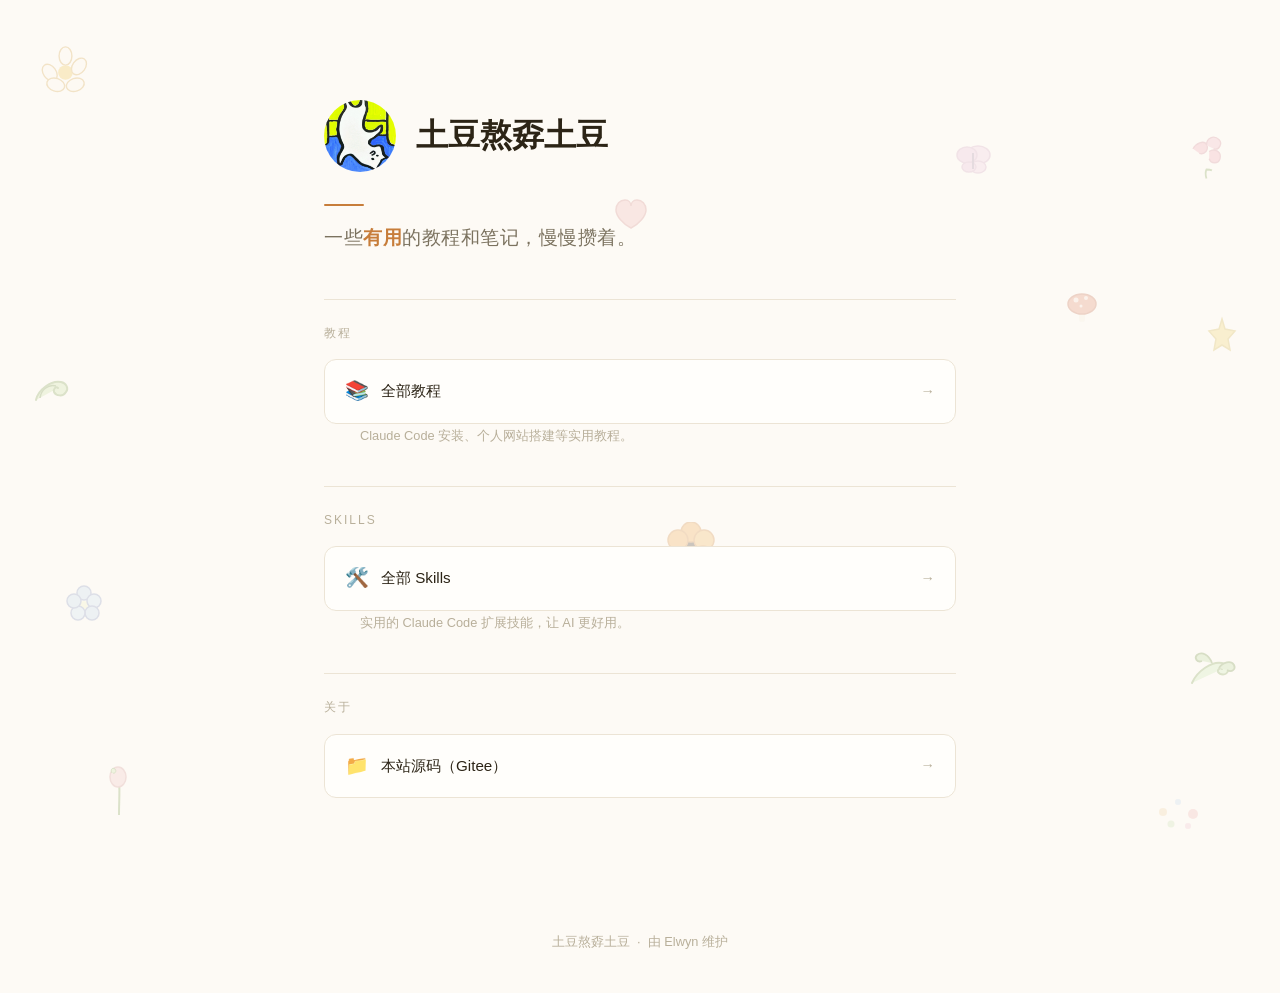
<file: index.html>
<!DOCTYPE html>
<html lang="zh-CN">
<head>
    <meta charset="UTF-8">
    <meta name="viewport" content="width=device-width, initial-scale=1.0">
    <title>土豆熬孬土豆</title>
    <meta name="description" content="一些有用的教程和笔记，慢慢攒着。">
    <style>
        :root {
            --bg: #fdfaf5;
            --text: #2c2416;
            --text-light: #b8af9a;
            --text-secondary: #7b725f;
            --accent: #c77d3a;
            --accent-light: #fdf0e0;
            --border: #ece4d5;
            --surface: #fffefb;
            --radius: 12px;
        }

        * { margin: 0; padding: 0; box-sizing: border-box; cursor: url("daisy-cursor.png") 12 12, auto; }

        /* 装饰元素 */
        .decor-el { position: fixed; opacity: 0.25; pointer-events: none; z-index: 0; transition: opacity 0.6s; }
        .decor-el svg { width: 100%; height: 100%; }
        .decor-el:hover { opacity: 0.55; transform: scale(1.2); }
        @keyframes decorFloat1 { 0%,100% { transform: translateY(0) rotate(0deg); } 30% { transform: translateY(-12px) rotate(5deg); } 60% { transform: translateY(-6px) rotate(-5deg); } 85% { transform: translateY(-16px) rotate(3deg); } }
        @keyframes decorFloat2 { 0%,100% { transform: translateY(0) rotate(0deg); } 25% { transform: translateY(-8px) rotate(-4deg); } 55% { transform: translateY(-14px) rotate(6deg); } 80% { transform: translateY(-4px) rotate(-2deg); } }
        @keyframes decorFloat3 { 0%,100% { transform: translateY(0) rotate(0deg) scaleX(1); } 20% { transform: translateY(-12px) rotate(4deg) scaleX(1); } 50% { transform: translateY(-8px) rotate(-4deg) scaleX(-1); } 75% { transform: translateY(-16px) rotate(2deg) scaleX(-1); } }

        body {
            font-family: "Inter", -apple-system, sans-serif;
            background: var(--bg);
            color: var(--text);
            line-height: 1.6;
            min-height: 100vh;
            cursor: url("daisy-cursor.png") 12 12, auto;
            -webkit-font-smoothing: antialiased;
        }

        .container {
            max-width: 680px;
            margin: 0 auto;
            padding: 100px 24px 80px;
        }

        /* 头像 + 名字 横排 */
        .profile-row {
            display: flex;
            align-items: center;
            gap: 20px;
            margin-bottom: 32px;
        }

        .avatar {
            width: 72px;
            height: 72px;
            border-radius: 50%;
            object-fit: cover;
            flex-shrink: 0;
        }

        /* 标题 */
        .profile-row h1 {
            font-family: "Noto Serif SC", serif;
            font-size: 2rem;
            font-weight: 600;
            margin: 0;
            line-height: 1.3;
        }

        /* 简介 */
        .bio {
            color: var(--text-secondary);
            font-size: 1.2rem;
            margin-bottom: 44px;
            line-height: 1.7;
            font-family: "Noto Serif SC", serif;
            letter-spacing: 0.5px;
        }

        .bio .accent {
            color: var(--accent);
            font-weight: 600;
        }

        .bio::before {
            content: "";
            display: block;
            width: 40px;
            height: 2px;
            background: var(--accent);
            margin-bottom: 16px;
            border-radius: 1px;
        }

        /* 链接列表 */
        .links {
            list-style: none;
        }

        .links li {
            margin-bottom: 14px;
            opacity: 0;
            animation: fadeIn 0.5s ease forwards;
        }

        .links li:nth-child(1) { animation-delay: 0.1s; }
        .links li:nth-child(2) { animation-delay: 0.15s; }
        .links li:nth-child(3) { animation-delay: 0.2s; }
        .links li:nth-child(4) { animation-delay: 0.25s; }
        .links li:nth-child(5) { animation-delay: 0.3s; }
        .links li:nth-child(6) { animation-delay: 0.35s; }
        .links li:nth-child(7) { animation-delay: 0.4s; }
        .links li:nth-child(8) { animation-delay: 0.45s; }

        @keyframes fadeIn {
            to { opacity: 1; }
        }

        .links a {
            display: flex;
            align-items: center;
            justify-content: space-between;
            padding: 16px 20px;
            background: var(--surface);
            border: 1px solid var(--border);
            border-radius: var(--radius);
            text-decoration: none;
            color: var(--text);
            font-size: 0.95rem;
            transition: all 0.2s ease;
        }

        .links a:hover {
            border-color: var(--accent);
            transform: translateX(4px);
        }

        .link-left {
            display: flex;
            align-items: center;
            gap: 12px;
        }

        .link-icon {
            font-size: 1.2rem;
            width: 24px;
            text-align: center;
            flex-shrink: 0;
        }

        .link-title {
            font-weight: 500;
        }

        .link-desc {
            font-size: 0.8rem;
            color: var(--text-light);
            margin-left: 36px;
            margin-top: 2px;
        }

        .link-arrow {
            color: var(--text-light);
            font-size: 0.9rem;
            transition: all 0.2s;
            flex-shrink: 0;
        }

        .links a:hover .link-arrow {
            color: var(--accent);
        }

        /* 分组标题 */
        .group-title {
            font-size: 0.75rem;
            color: var(--text-light);
            text-transform: uppercase;
            letter-spacing: 2px;
            margin: 40px 0 16px;
            padding-top: 24px;
            border-top: 1px solid var(--border);
        }

        .group-title:first-of-type {
            border-top: none;
            margin-top: 0;
            padding-top: 0;
        }

        /* 页脚 */
        .footer {
            text-align: center;
            padding: 40px 24px;
            color: var(--text-light);
            font-size: 0.8rem;
        }

        .footer a {
            color: var(--text-light);
            text-decoration: none;
        }

        .footer a:hover {
            color: var(--accent);
        }

        /* 响应式 */
        @media (max-width: 480px) {
            .container {
                padding: 70px 20px 60px;
            }

            .profile-row {
                gap: 14px;
            }

            .profile-row h1 {
                font-size: 1.5rem;
            }

            .avatar {
                width: 56px;
                height: 56px;
            }

            .bio {
                font-size: 1.05rem;
            }

            .links a {
                padding: 14px 16px;
            }

            .link-desc {
                font-size: 0.75rem;
            }
        }
    </style>
</head>
<body>
<!-- 全站装饰元素 -->
<div class="decor-el decor-1" style="top:5%;left:3%;width:55px;height:55px;animation:decorFloat1 7s infinite"><svg viewBox="0 0 60 60"><circle cx="30" cy="30" r="8" fill="#f0c040"/><ellipse cx="30" cy="12" rx="7" ry="10" fill="#fff8f0" stroke="#d4a040" stroke-width="1.5"/><ellipse cx="46" cy="24" rx="7" ry="10" fill="#fff8f0" stroke="#d4a040" stroke-width="1.5" transform="rotate(72,30,30)"/><ellipse cx="44" cy="40" rx="7" ry="10" fill="#fff8f0" stroke="#d4a040" stroke-width="1.5" transform="rotate(144,30,30)"/><ellipse cx="22" cy="44" rx="7" ry="10" fill="#fff8f0" stroke="#d4a040" stroke-width="1.5" transform="rotate(216,30,30)"/><ellipse cx="14" cy="24" rx="7" ry="10" fill="#fff8f0" stroke="#d4a040" stroke-width="1.5" transform="rotate(288,30,30)"/></svg></div>
<div class="decor-el decor-2" style="top:14%;right:4%;width:45px;height:60px;animation:decorFloat2 8s 1s infinite"><svg viewBox="0 0 50 60"><path d="M25 55c-1-3-1-8 0-10 2 0 4 0 6 1" stroke="#7a9a4a" stroke-width="2" fill="none"/><path d="M10 22c3-6 12-10 15-5 3 6-2 12-8 10" fill="#f0a0b0" stroke="#d08090" stroke-width="1.5"/><path d="M25 18c0-8 8-12 14-6 4 4 0 12-6 10" fill="#f0b0c0" stroke="#d08090" stroke-width="1.5"/><path d="M28 25c6-4 14 0 12 8-2 6-10 6-12 0" fill="#f0a0b0" stroke="#d08090" stroke-width="1.5"/></svg></div>
<div class="decor-el decor-3" style="top:40%;left:2%;width:50px;height:50px;animation:decorFloat3 9s 0.5s infinite"><svg viewBox="0 0 50 50"><path d="M10 40c2-10 15-20 25-18 5 1 8 6 5 10-3 5-10 4-12 0-1-3 2-6 4-4" stroke="#7a9a4a" stroke-width="2" fill="#c8e0a0" stroke-linecap="round"/><path d="M14 38c1-8 8-14 16-12" stroke="#6a8a3a" stroke-width="1.5" fill="none"/></svg></div>
<div class="decor-el decor-4" style="top:35%;right:3%;width:40px;height:40px;animation:decorFloat1 6s 2s infinite"><svg viewBox="0 0 40 40"><path d="M20 4l3 10 10 2-7 8 2 11-8-5-8 5 2-11-7-8 10-2z" fill="#f0d060" stroke="#d0b040" stroke-width="1.5"/></svg></div>
<div class="decor-el decor-5" style="top:65%;left:5%;width:40px;height:40px;animation:decorFloat2 7.5s 1.5s infinite"><svg viewBox="0 0 40 40"><circle cx="20" cy="20" r="4" fill="#f0f0c0"/><circle cx="20" cy="8" r="7" fill="#c0d8f0" stroke="#8090c0" stroke-width="1.5"/><circle cx="30" cy="16" r="7" fill="#c8ddf4" stroke="#8090c0" stroke-width="1.5"/><circle cx="28" cy="28" r="7" fill="#c0d8f0" stroke="#8090c0" stroke-width="1.5"/><circle cx="14" cy="28" r="7" fill="#c8ddf4" stroke="#8090c0" stroke-width="1.5"/><circle cx="10" cy="16" r="7" fill="#c0d8f0" stroke="#8090c0" stroke-width="1.5"/></svg></div>
<div class="decor-el decor-6" style="top:72%;right:3%;width:55px;height:45px;animation:decorFloat3 8.5s 0.8s infinite"><svg viewBox="0 0 55 45"><path d="M5 35c5-12 20-22 30-20 4 1 8 4 6 8-2 5-8 4-10 1-1-2 2-5 4-3" stroke="#7a9a4a" stroke-width="2" fill="#c8e8b0" stroke-linecap="round"/><path d="M25 15c-3-8-10-12-15-8-3 3 0 8 5 6" stroke="#6a8a3a" stroke-width="1.8" fill="#b8d898"/><path d="M32 20c4-6 12-8 15-3 2 4-2 8-7 5" stroke="#6a8a3a" stroke-width="1.8" fill="#b8d898"/></svg></div>
<div class="decor-el decor-7" style="top:22%;left:48%;width:35px;height:35px;animation:decorFloat1 10s 3s infinite"><svg viewBox="0 0 35 35"><path d="M17 30c-8-4-15-12-15-18 0-6 4-10 9-10 4 0 6 3 6 6 0-3 2-6 6-6 5 0 9 4 9 10 0 6-7 14-15 18z" fill="#f0b0b0" stroke="#d08080" stroke-width="1.5"/></svg></div>
<div class="decor-el decor-8" style="top:58%;left:52%;width:50px;height:50px;animation:decorFloat2 7s 2s infinite"><svg viewBox="0 0 50 50"><circle cx="25" cy="25" r="6" fill="#3a2a1a"/><circle cx="25" cy="10" r="10" fill="#f0a040" stroke="#d08030" stroke-width="1.5"/><circle cx="38" cy="18" r="10" fill="#f0b050" stroke="#d08030" stroke-width="1.5"/><circle cx="37" cy="34" r="10" fill="#f0a040" stroke="#d08030" stroke-width="1.5"/><circle cx="18" cy="38" r="10" fill="#f0b050" stroke="#d08030" stroke-width="1.5"/><circle cx="12" cy="18" r="10" fill="#f0a040" stroke="#d08030" stroke-width="1.5"/></svg></div>
<div class="decor-el decor-9" style="top:85%;left:8%;width:35px;height:50px;animation:decorFloat3 6.5s 1s infinite"><svg viewBox="0 0 35 50"><path d="M17 50c0-15 1-25 0-32-1 2-3 2-4 1" stroke="#7a9a4a" stroke-width="2" fill="none"/><ellipse cx="16" cy="12" rx="8" ry="10" fill="#f0c0c0" stroke="#d09090" stroke-width="1.5"/><path d="M10 8c-2-3 0-6 3-4 2 2 0 5-2 4" fill="#c8e0a0" stroke="#7a9a4a" stroke-width="1"/></svg></div>
<div class="decor-el decor-10" style="top:88%;right:6%;width:50px;height:40px;animation:decorFloat1 9s 1.5s infinite"><svg viewBox="0 0 50 40"><circle cx="10" cy="20" r="4" fill="#f0d0a0"/><circle cx="25" cy="10" r="3" fill="#c0d8f0"/><circle cx="40" cy="22" r="5" fill="#f0b0b0"/><circle cx="18" cy="32" r="3.5" fill="#c8e0b0"/><circle cx="35" cy="34" r="3" fill="#f0c0d0"/></svg></div>
<div class="decor-el decor-11" style="top:32%;right:14%;width:35px;height:40px;animation:decorFloat3 8s 2.5s infinite"><svg viewBox="0 0 35 40"><rect x="13" y="18" width="6" height="16" rx="3" fill="#f5efe0"/><ellipse cx="16" cy="16" rx="14" ry="10" fill="#e08060" stroke="#c06040" stroke-width="1.5"/><circle cx="10" cy="12" r="2.5" fill="#fff" opacity="0.7"/><circle cx="20" cy="10" r="2" fill="#fff" opacity="0.7"/><circle cx="15" cy="18" r="1.5" fill="#fff" opacity="0.7"/></svg></div>
<div class="decor-el decor-12" style="top:15%;right:22%;width:45px;height:40px;animation:decorFloat2 7s 0.5s infinite"><svg viewBox="0 0 45 40"><ellipse cx="25" cy="20" rx="12" ry="9" fill="#f0c8e0" stroke="#d0a0c0" stroke-width="1.5"/><ellipse cx="14" cy="20" rx="10" ry="8" fill="#e8b8d8" stroke="#d0a0c0" stroke-width="1.5"/><ellipse cx="25" cy="32" rx="8" ry="6" fill="#f0c8e0" stroke="#d0a0c0" stroke-width="1.5"/><ellipse cx="16" cy="32" rx="7" ry="5" fill="#e8b8d8" stroke="#d0a0c0" stroke-width="1.5"/><line x1="20" y1="18" x2="20" y2="34" stroke="#a080a0" stroke-width="2"/></svg></div>

<div class="container">
    <div class="profile-row">
        <img src="logo.png" alt="土豆熬孬土豆" class="avatar" onerror="this.style.display='none'">
        <h1>土豆熬孬土豆</h1>
    </div>
    <p class="bio">
        一些<span class="accent">有用</span>的教程和笔记，慢慢攒着。
    </p>

    <!-- 教程 -->
    <p class="group-title">教程</p>
    <ul class="links">
        <li>
            <a href="tutorials.html">
                <div class="link-left">
                    <span class="link-icon">📚</span>
                    <span class="link-title">全部教程</span>
                </div>
                <span class="link-arrow">&rarr;</span>
            </a>
            <p class="link-desc">Claude Code 安装、个人网站搭建等实用教程。</p>
        </li>
    </ul>

    <!-- Skills -->
    <p class="group-title">Skills</p>
    <ul class="links">
        <li>
            <a href="skills.html">
                <div class="link-left">
                    <span class="link-icon">🛠️</span>
                    <span class="link-title">全部 Skills</span>
                </div>
                <span class="link-arrow">&rarr;</span>
            </a>
            <p class="link-desc">实用的 Claude Code 扩展技能，让 AI 更好用。</p>
        </li>
    </ul>

    <!-- 关于 -->
    <p class="group-title">关于</p>
    <ul class="links">
        <li>
            <a href="https://gitee.com/elwynlee/personal-site" target="_blank">
                <div class="link-left">
                    <span class="link-icon">📁</span>
                    <span class="link-title">本站源码（Gitee）</span>
                </div>
                <span class="link-arrow">&rarr;</span>
            </a>
        </li>
    </ul>
</div>

<footer class="footer">
    <a href="index.html">土豆熬孬土豆</a>
    &nbsp;&middot;&nbsp;
    由 <a href="index.html">Elwyn</a> 维护
</footer>

</body>
</html>
</file>
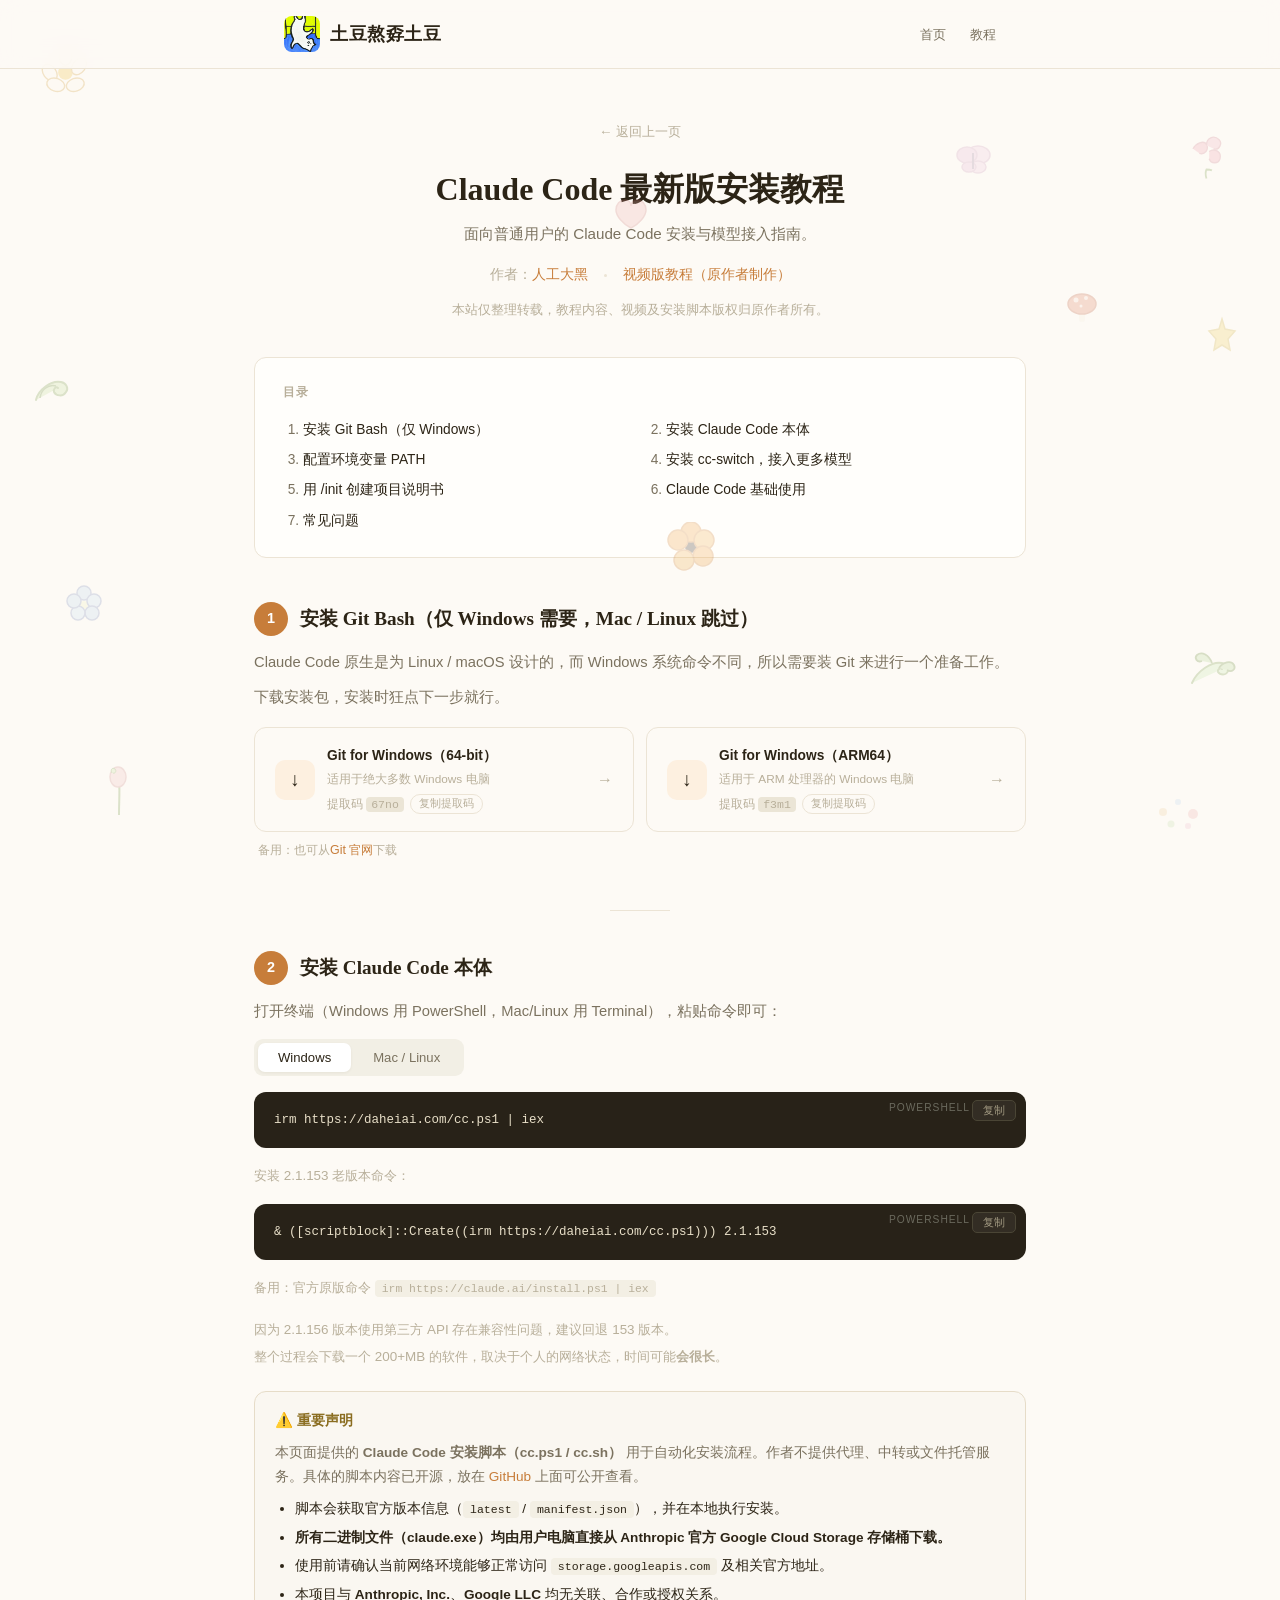
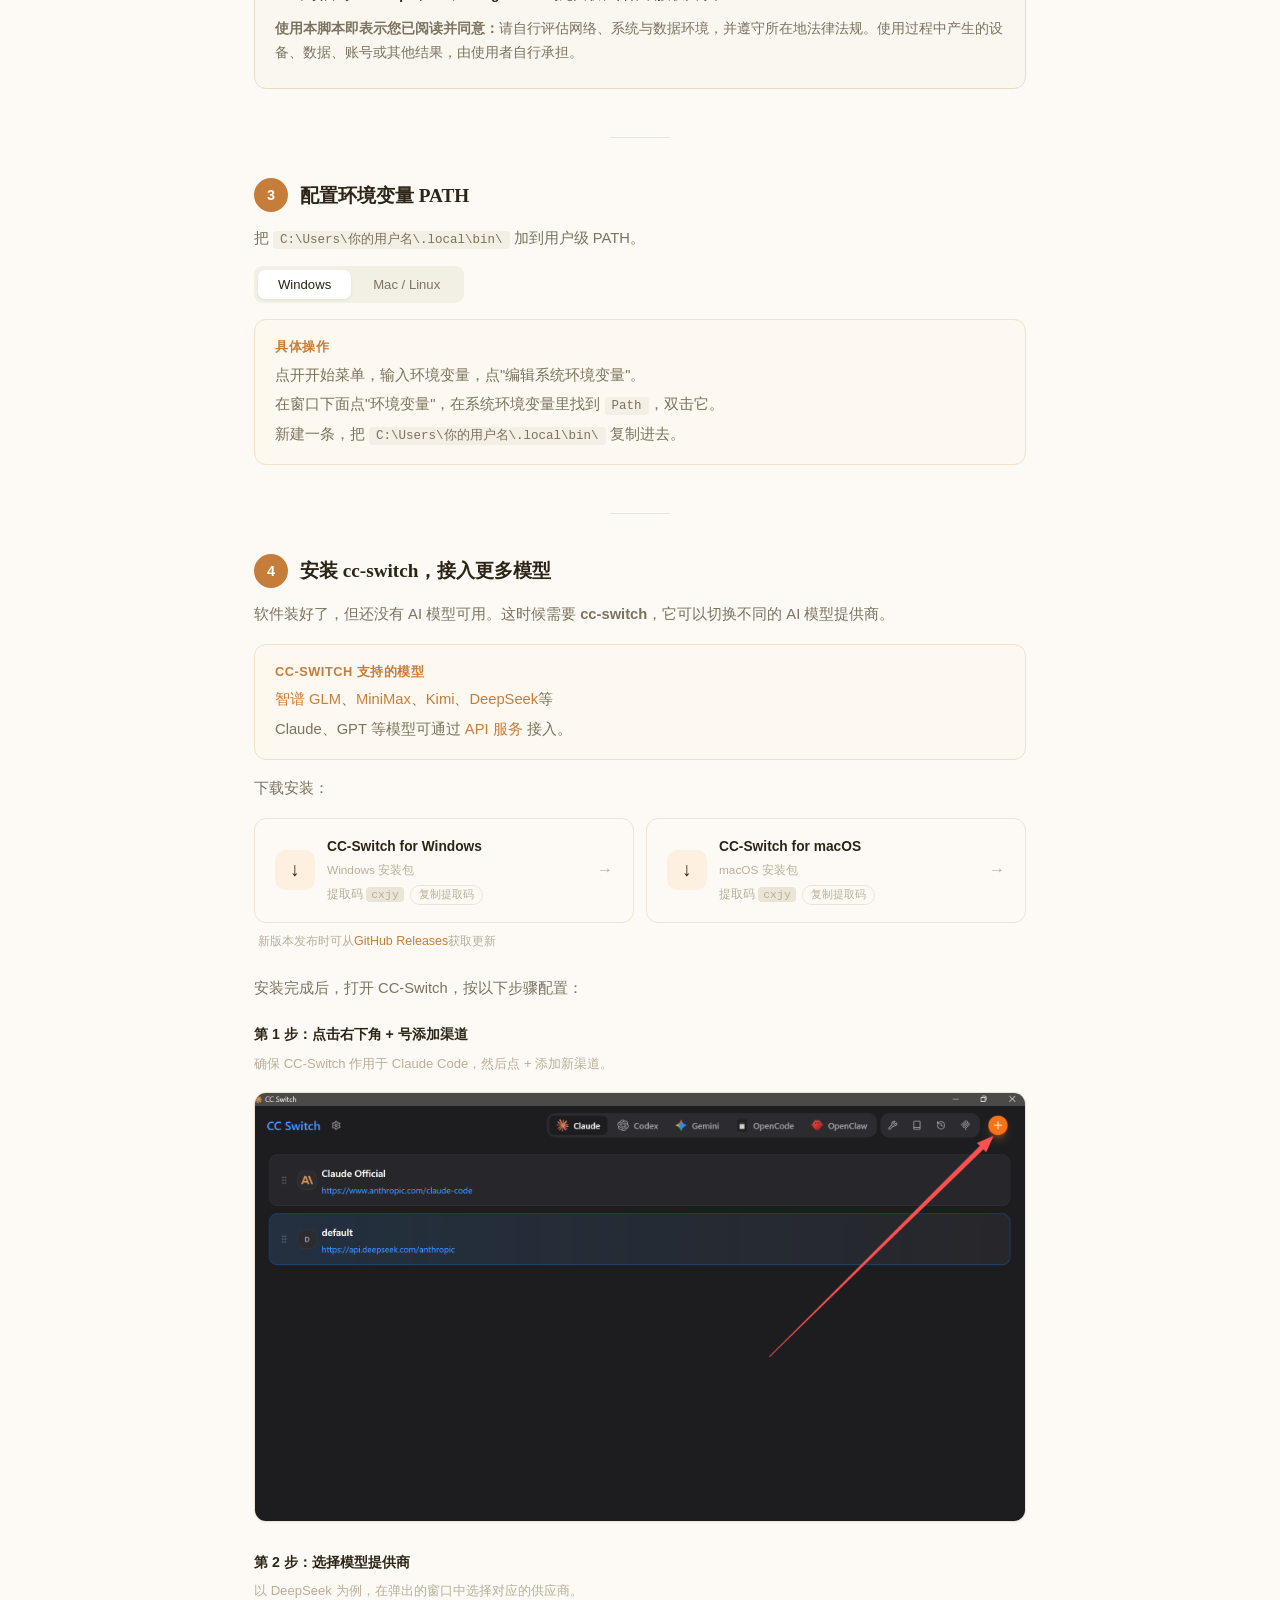
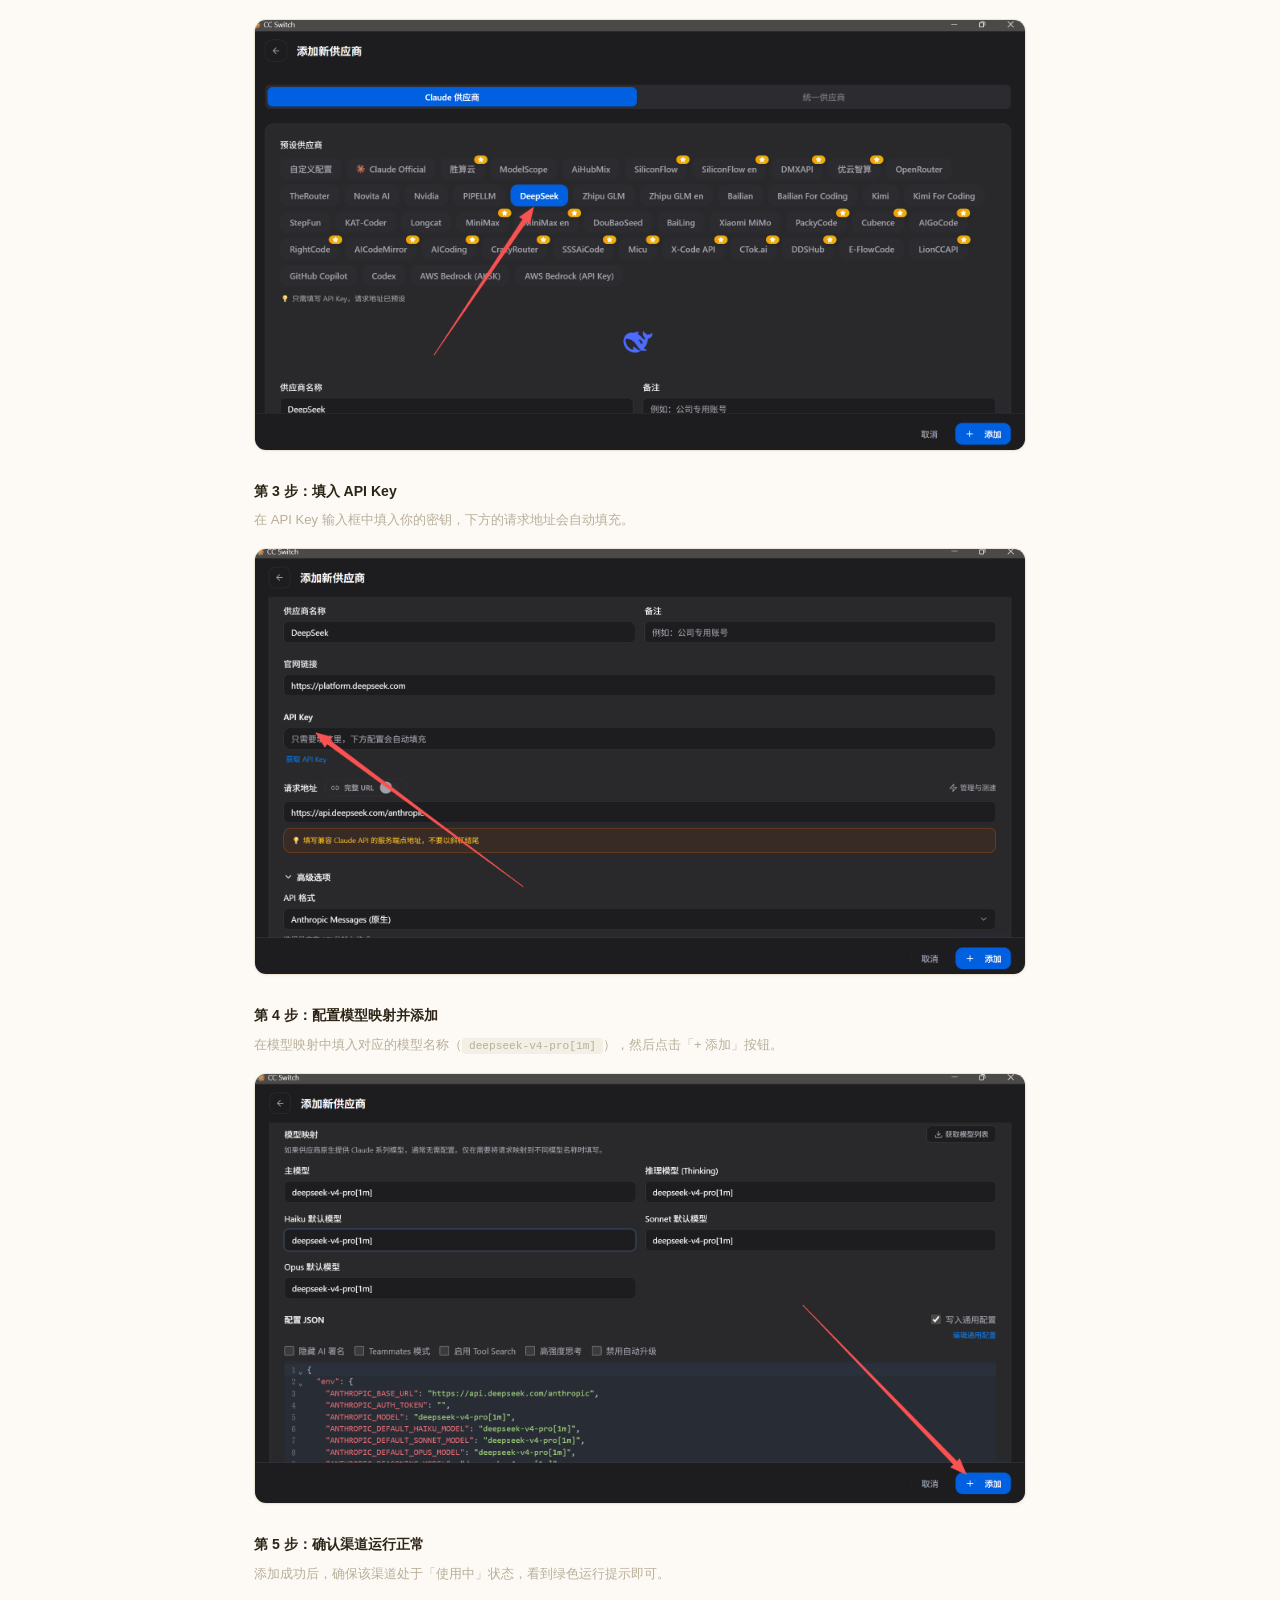
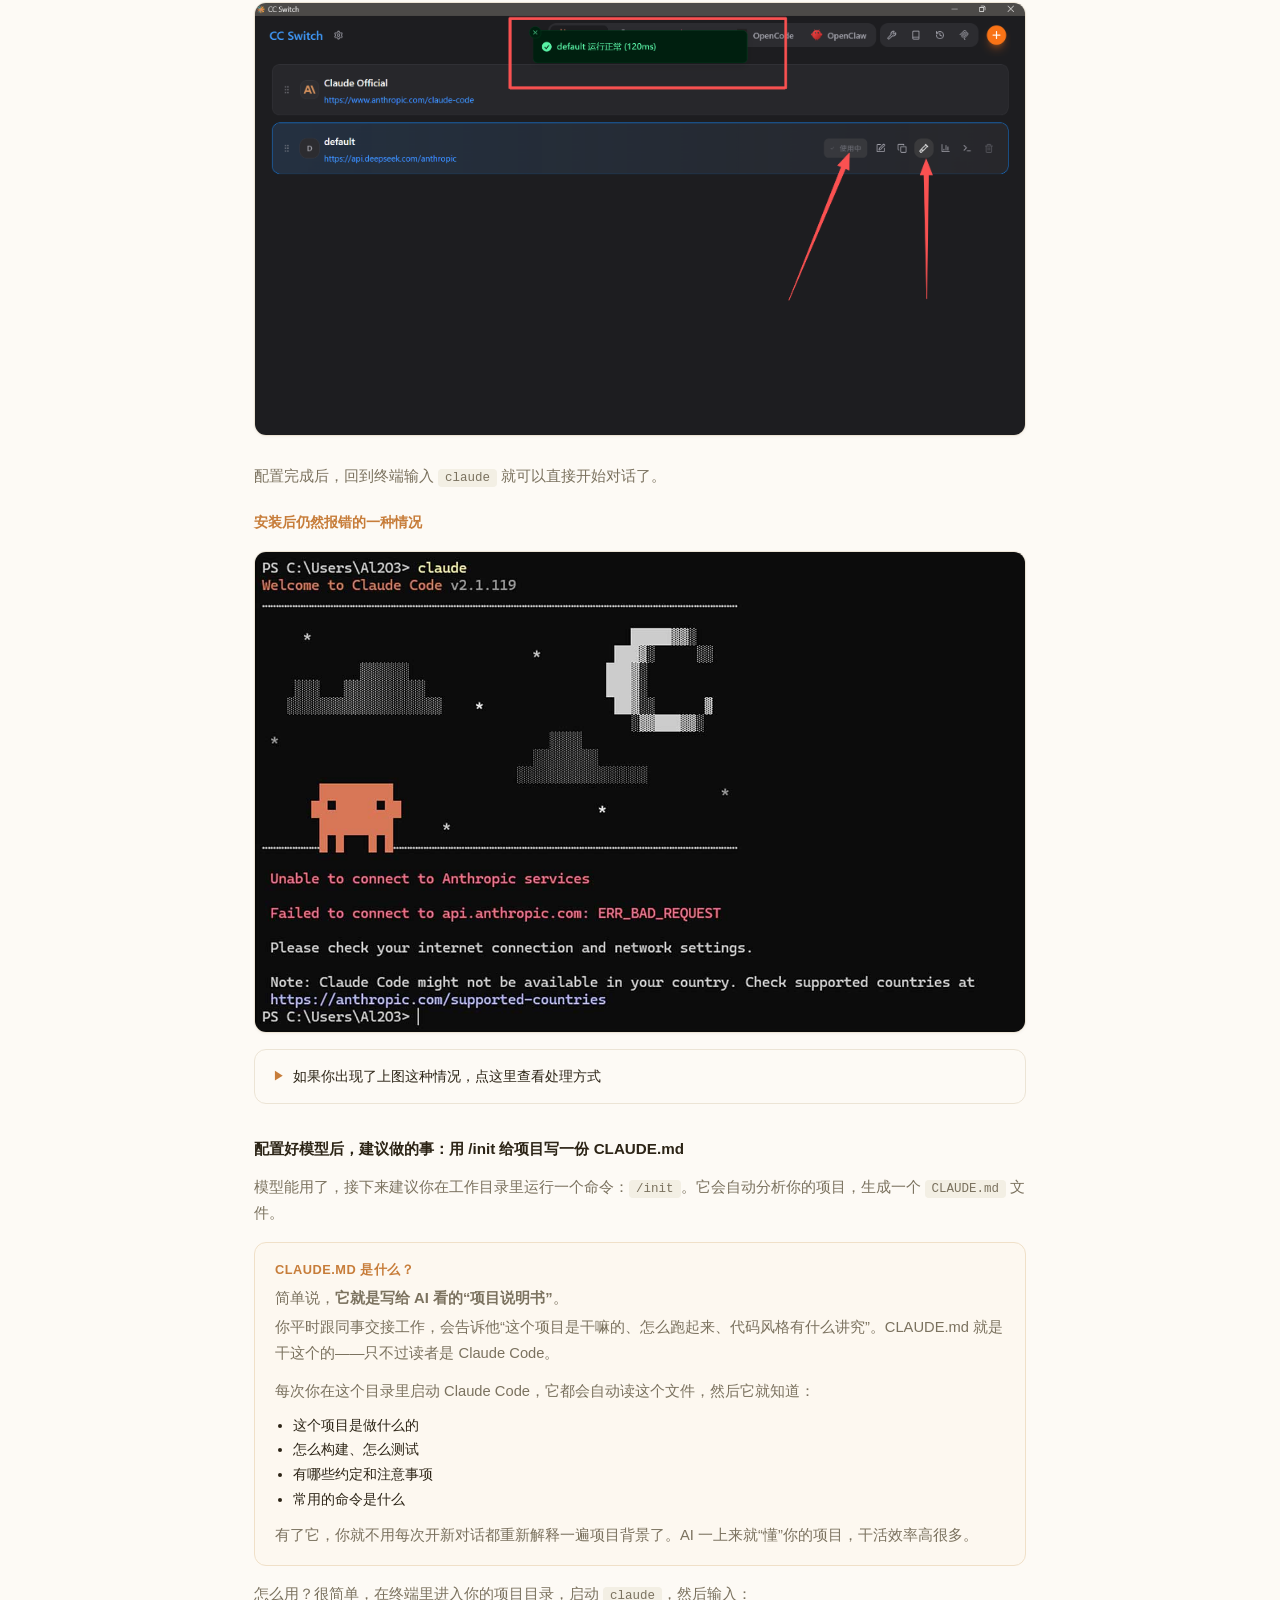
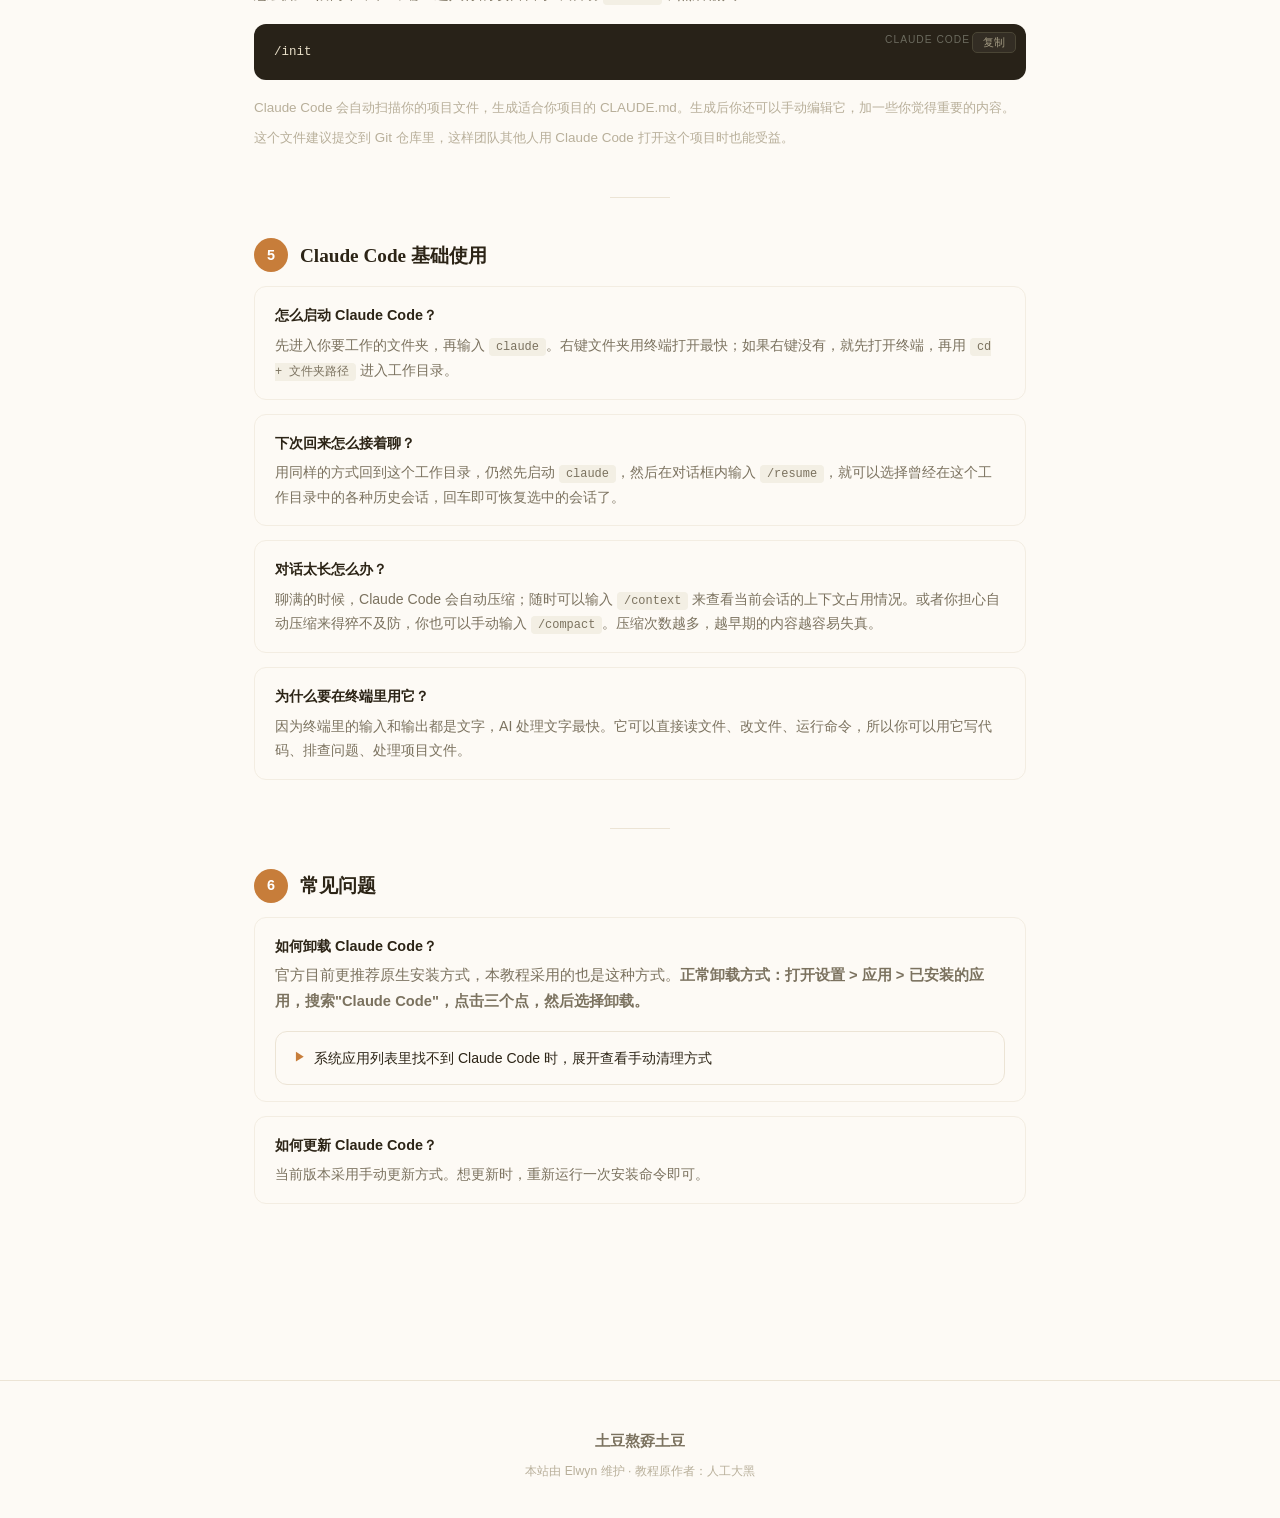
<file: cc-install.html>
<!DOCTYPE html>
<html lang="zh-CN">
<head>
    <meta charset="UTF-8">
    <meta name="viewport" content="width=device-width, initial-scale=1.0">
    <title>Claude Code 最新版安装教程 — 土豆熬孬土豆</title>
    <meta name="description" content="Claude Code 最新版安装教程，面向普通用户的安装与模型接入指南。">
    <style>
        :root {
            --bg: #fdfaf5;
            --surface: #fffefb;
            --text: #2c2416;
            --text-secondary: #7b725f;
            --text-tertiary: #b8af9a;
            --accent: #c77d3a;
            --accent-light: #fdf0e0;
            --accent-glow: rgba(199,125,58,0.1);
            --code-bg: #282218;
            --code-text: #e8dfc8;
            --border: #ece4d5;
            --border-light: #f3ede2;
            --success: #5a8f3c;
            --warning: #d4852b;
            --warning-bg: #fef7ee;
            --shadow-sm: 0 1px 3px rgba(44,36,22,0.04);
            --shadow-md: 0 4px 20px rgba(44,36,22,0.06);
            --shadow-lg: 0 12px 40px rgba(44,36,22,0.08);
            --radius-sm: 6px;
            --radius: 12px;
            --radius-lg: 18px;
        }

        * { margin: 0; padding: 0; box-sizing: border-box; cursor: url("daisy-cursor.png") 12 12, auto; }}

        html {
            scroll-behavior: smooth;
            scroll-padding-top: 100px;
        }

        body {
            font-family: "Inter", -apple-system, BlinkMacSystemFont, "Segoe UI", sans-serif;
            background: var(--bg);
            color: var(--text);
            line-height: 1.75;
            -webkit-font-smoothing: antialiased;
            cursor: url("daisy-cursor.png") 12 12, auto;
        }

        /* 装饰元素 */
        .decor-el { position: fixed; opacity: 0.25; pointer-events: none; z-index: 0; transition: opacity 0.6s; }
        .decor-el svg { width: 100%; height: 100%; }
        .decor-el:hover { opacity: 0.55; transform: scale(1.2); }
        @keyframes decorFloat1 { 0%,100% { transform: translateY(0) rotate(0deg); } 30% { transform: translateY(-12px) rotate(5deg); } 60% { transform: translateY(-6px) rotate(-5deg); } 85% { transform: translateY(-16px) rotate(3deg); } }
        @keyframes decorFloat2 { 0%,100% { transform: translateY(0) rotate(0deg); } 25% { transform: translateY(-8px) rotate(-4deg); } 55% { transform: translateY(-14px) rotate(6deg); } 80% { transform: translateY(-4px) rotate(-2deg); } }
        @keyframes decorFloat3 { 0%,100% { transform: translateY(0) rotate(0deg) scaleX(1); } 20% { transform: translateY(-10px) rotate(8deg) scaleX(1); } 50% { transform: translateY(-6px) rotate(-6deg) scaleX(-1); } 75% { transform: translateY(-14px) rotate(4deg) scaleX(-1); } } 20% { transform: translateY(-12px) rotate(4deg) scaleX(1); } 50% { transform: translateY(-8px) rotate(-4deg) scaleX(-1); } 75% { transform: translateY(-16px) rotate(2deg) scaleX(-1); } }

        /* ── Progress bar ── */
        .progress-bar {
            position: fixed;
            top: 0; left: 0; z-index: 200;
            height: 3px;
            background: linear-gradient(90deg, var(--accent), #d4955a, var(--accent));
            width: 0%;
            transition: width 0.15s linear;
            border-radius: 0 2px 2px 0;
        }

        /* ── Site header ── */
        .site-header {
            position: sticky;
            top: 0;
            z-index: 100;
            background: rgba(253,250,245,0.85);
            backdrop-filter: blur(12px);
            -webkit-backdrop-filter: blur(12px);
            border-bottom: 1px solid var(--border);
            padding: 16px 0;
        }

        .header-inner {
            max-width: 760px;
            margin: 0 auto;
            padding: 0 24px;
            display: flex;
            align-items: center;
            justify-content: space-between;
        }

        .site-logo {
            font-family: "Noto Serif SC", serif;
            font-size: 1.15rem;
            font-weight: 700;
            color: var(--text);
            text-decoration: none;
            letter-spacing: 0.5px;
            display: flex;
            align-items: center;
            gap: 10px;
        }

        .site-logo:hover { color: var(--accent); }

        .site-logo-img {
            width: 36px;
            height: 36px;
            border-radius: 8px;
            object-fit: cover;
            flex-shrink: 0;
        }

        .site-nav {
            display: flex;
            gap: 24px;
            list-style: none;
        }

        .site-nav a {
            font-size: 0.84rem;
            color: var(--text-secondary);
            text-decoration: none;
            transition: color 0.2s;
        }

        .site-nav a:hover { color: var(--accent); }

        /* ── Main ── */
        .main {
            max-width: 760px;
            margin: 0 auto;
            padding: 0 24px 80px;
        }

        /* ── Article header ── */
        .article-header {
            text-align: center;
            padding: 48px 0 36px;
        }

        .article-header .back-link {
            display: inline-block;
            font-size: 0.84rem;
            color: var(--text-tertiary);
            text-decoration: none;
            margin-bottom: 24px;
            transition: color 0.2s;
        }

        .article-header .back-link:hover { color: var(--accent); }

        .article-header h1 {
            font-family: "Noto Serif SC", serif;
            font-size: 2rem;
            font-weight: 600;
            line-height: 1.35;
            margin-bottom: 10px;
        }

        .article-header .subtitle {
            color: var(--text-secondary);
            font-size: 0.95rem;
            margin-bottom: 16px;
        }

        .article-header .meta-row {
            display: flex;
            flex-wrap: wrap;
            gap: 16px;
            align-items: center;
            justify-content: center;
            color: var(--text-tertiary);
            font-size: 0.85rem;
        }

        .article-header .meta-row a {
            color: var(--accent);
            text-decoration: none;
        }

        .article-header .meta-row a:hover { text-decoration: underline; }

        .article-header .meta-dot {
            width: 3px; height: 3px; border-radius: 50%; background: var(--border);
        }

        /* ── TOC ── */
        .toc-card {
            background: var(--surface);
            border: 1px solid var(--border);
            border-radius: var(--radius);
            padding: 24px 28px;
            margin-bottom: 44px;
        }

        .toc-card h3 {
            font-size: 0.78rem;
            font-weight: 600;
            text-transform: uppercase;
            letter-spacing: 1px;
            color: var(--text-tertiary);
            margin-bottom: 14px;
        }

        .toc-card ol {
            padding-left: 20px;
            display: grid;
            grid-template-columns: repeat(2, 1fr);
            gap: 5px 20px;
        }

        .toc-card li {
            font-size: 0.86rem;
            color: var(--text-secondary);
        }

        .toc-card a {
            color: var(--text);
            text-decoration: none;
            transition: color 0.2s;
        }

        .toc-card a:hover { color: var(--accent); }

        /* ── Step ── */
        .step {
            margin-bottom: 48px;
            scroll-margin-top: 100px;
        }

        .step-header {
            display: flex;
            align-items: center;
            gap: 12px;
            margin-bottom: 14px;
        }

        .step-number {
            width: 34px;
            height: 34px;
            border-radius: 50%;
            background: var(--accent);
            color: #fff;
            display: flex;
            align-items: center;
            justify-content: center;
            font-size: 0.9rem;
            font-weight: 700;
            flex-shrink: 0;
        }

        .step-header h2 {
            font-family: "Noto Serif SC", serif;
            font-size: 1.2rem;
            font-weight: 600;
        }

        .step p {
            font-size: 0.92rem;
            color: var(--text-secondary);
            margin-bottom: 10px;
        }

        .step .note {
            font-size: 0.84rem;
            color: var(--text-tertiary);
            margin-bottom: 4px;
        }

        /* ── Code block ── */
        .code-block {
            position: relative;
            background: var(--code-bg);
            color: var(--code-text);
            border-radius: var(--radius);
            padding: 18px 20px;
            margin: 16px 0;
            font-family: "SF Mono", "Fira Code", "Cascadia Code", "Consolas", monospace;
            font-size: 0.85rem;
            line-height: 1.65;
            overflow-x: auto;
        }

        .code-block .lang-tag {
            position: absolute;
            top: 8px;
            right: 56px;
            font-size: 0.64rem;
            color: #6b6a5e;
            text-transform: uppercase;
            letter-spacing: 1px;
            font-family: "Inter", sans-serif;
        }

        .copy-btn {
            position: absolute;
            top: 8px;
            right: 10px;
            background: rgba(255,255,255,0.05);
            border: 1px solid #4a4535;
            color: #a09880;
            font-size: 0.7rem;
            padding: 2px 10px;
            border-radius: 5px;
            cursor: pointer;
            transition: all 0.2s;
            font-family: "Inter", sans-serif;
        }

        .copy-btn:hover {
            border-color: var(--accent);
            color: #fff;
            background: rgba(199,125,58,0.18);
        }

        .copy-btn.copied {
            border-color: var(--success);
            color: var(--success);
            background: rgba(90,143,60,0.12);
        }

        code {
            background: #f3efe4;
            padding: 2px 7px;
            border-radius: 4px;
            font-family: "SF Mono", "Fira Code", "Cascadia Code", "Consolas", monospace;
            font-size: 0.85em;
        }

        .code-block code {
            background: none;
            padding: 0;
            display: block;
            white-space: pre;
            color: inherit;
        }

        /* ── Tabs ── */
        .tabs {
            display: flex;
            gap: 2px;
            margin: 14px 0 0;
            background: #f2efe5;
            border-radius: 9px;
            padding: 4px;
            width: fit-content;
        }

        .tab-btn {
            background: none;
            border: none;
            padding: 7px 20px;
            font-size: 0.82rem;
            color: var(--text-secondary);
            cursor: pointer;
            border-radius: 7px;
            transition: all 0.2s;
            font-family: "Inter", sans-serif;
            font-weight: 500;
        }

        .tab-btn.active {
            background: #fff;
            color: var(--text);
            box-shadow: 0 1px 3px rgba(44,36,22,0.06);
        }

        .tab-btn:hover:not(.active) { color: var(--text); }

        .tab-content { display: none; }
        .tab-content.active { display: block; }

        /* ── Callout boxes ── */
        .tip, .warning, .disclaimer {
            border-radius: var(--radius);
            padding: 16px 20px;
            margin: 16px 0;
            font-size: 0.88rem;
        }

        .tip {
            background: #fdf8f0;
            border: 1px solid #f0e0c8;
        }

        .tip .tip-title {
            font-weight: 600;
            color: var(--accent);
            font-size: 0.8rem;
            margin-bottom: 4px;
            text-transform: uppercase;
            letter-spacing: 0.5px;
        }

        .warning {
            background: var(--warning-bg);
            border: 1px solid #f0d8b0;
        }

        .warning .tip-title {
            font-weight: 600;
            color: var(--warning);
            font-size: 0.8rem;
            margin-bottom: 4px;
        }

        .disclaimer {
            background: #faf7f1;
            border: 1px solid #e6dcc8;
            margin-top: 22px;
        }

        .disclaimer h3 {
            font-size: 0.9rem;
            margin-bottom: 8px;
            color: #8a6d20;
        }

        .disclaimer p { margin-bottom: 8px; font-size: 0.85rem; }
        .disclaimer ul { margin: 0 0 10px 20px; }
        .disclaimer li { margin-bottom: 5px; font-size: 0.85rem; }

        .tip p, .warning p { margin-bottom: 4px; }
        .tip p:last-child, .warning p:last-child { margin-bottom: 0; }

        /* ── Download cards ── */
        .download-group { margin: 16px 0; }

        .download-grid {
            display: grid;
            grid-template-columns: repeat(2, 1fr);
            gap: 12px;
        }

        .download-btn {
            display: flex;
            align-items: center;
            justify-content: space-between;
            padding: 16px 20px;
            background: var(--bg);
            border: 1px solid var(--border);
            border-radius: var(--radius);
            text-decoration: none;
            color: var(--text);
            font-size: 0.88rem;
            transition: all 0.25s;
        }

        .download-btn:hover {
            border-color: var(--accent);
            box-shadow: var(--shadow-md);
            transform: translateY(-2px);
        }

        .download-left { display: flex; align-items: center; gap: 12px; }

        .download-icon {
            width: 40px;
            height: 40px;
            border-radius: 10px;
            background: var(--accent-light);
            display: flex;
            align-items: center;
            justify-content: center;
            font-size: 1.2rem;
            flex-shrink: 0;
        }

        .download-label strong {
            display: block;
            font-weight: 600;
            font-size: 0.86rem;
            margin-bottom: 1px;
        }

        .download-label > span {
            font-size: 0.74rem;
            color: var(--text-tertiary);
            display: block;
        }

        .download-code-row {
            display: flex;
            align-items: center;
            gap: 6px;
            margin-top: 4px;
        }

        .download-code-row > span { font-size: 0.72rem; color: var(--text-tertiary); }
        .download-code-row code { font-size: 0.72rem; background: #ebe5d6; padding: 1px 5px; }

        .passcode-copy-btn {
            background: none;
            border: 1px solid var(--border);
            color: var(--text-tertiary);
            font-size: 0.68rem;
            padding: 2px 8px;
            border-radius: 999px;
            cursor: pointer;
            transition: all 0.2s;
            font-family: "Inter", sans-serif;
        }

        .passcode-copy-btn:hover,
        .passcode-copy-btn.copied {
            border-color: var(--accent);
            color: var(--accent);
            background: var(--accent-light);
        }

        .download-arrow {
            color: var(--text-tertiary);
            font-size: 1rem;
            transition: all 0.25s;
        }

        .download-btn:hover .download-arrow {
            color: var(--accent);
            transform: translateX(4px);
        }

        .download-sub {
            display: block;
            font-size: 0.78rem;
            color: var(--text-tertiary);
            margin: 8px 0 0 4px;
        }

        .download-sub a,
        a.inline-link {
            color: var(--accent);
            text-decoration: none;
        }

        .download-sub a:hover,
        a.inline-link:hover { text-decoration: underline; }

        /* ── Image ── */
        .inline-image {
            display: block;
            width: 100%;
            border: 1px solid var(--border);
            border-radius: var(--radius);
            margin: 16px 0;
            background: #fff;
            box-shadow: var(--shadow-sm);
        }

        /* ── Expand / details ── */
        .expand-box {
            margin-top: 16px;
            border: 1px solid var(--border);
            border-radius: var(--radius);
            background: var(--bg);
            overflow: hidden;
        }

        .expand-box summary {
            list-style: none;
            cursor: pointer;
            padding: 14px 18px;
            font-size: 0.88rem;
            font-weight: 500;
            color: var(--text);
            display: flex;
            align-items: center;
            gap: 8px;
            user-select: none;
        }

        .expand-box summary::-webkit-details-marker { display: none; }

        .expand-box summary .chevron {
            transition: transform 0.25s ease;
            color: var(--accent);
            font-size: 0.78rem;
        }

        .expand-box[open] summary .chevron { transform: rotate(90deg); }

        .expand-box-content {
            padding: 0 18px 18px;
            border-top: 1px solid var(--border);
        }

        .expand-box-content p:last-child { margin-bottom: 0; }

        /* ── Q&A ── */
        .qa-list { display: flex; flex-direction: column; gap: 14px; }

        .qa-item {
            padding: 16px 20px;
            background: var(--bg);
            border-radius: var(--radius);
            border: 1px solid var(--border-light);
        }

        .qa-q {
            font-weight: 600;
            font-size: 0.9rem;
            margin-bottom: 4px;
            color: var(--text);
        }

        .qa-a { color: var(--text-secondary); font-size: 0.88rem; }

        /* ── Divider ── */
        .section-divider {
            width: 60px;
            height: 1px;
            background: var(--border);
            margin: 40px auto;
        }

        /* ── Footer ── */
        .site-footer {
            text-align: center;
            padding: 48px 24px 40px;
            color: var(--text-tertiary);
            font-size: 0.76rem;
            border-top: 1px solid var(--border);
            margin-top: 48px;
        }

        .site-footer a {
            color: var(--text-tertiary);
            text-decoration: none;
        }

        .site-footer a:hover { color: var(--accent); }

        .site-footer .footer-brand {
            font-family: "Noto Serif SC", serif;
            font-size: 0.92rem;
            color: var(--text-secondary);
            font-weight: 600;
            display: block;
            margin-bottom: 6px;
        }

        /* ── Responsive ── */
        @media (max-width: 600px) {
            .main { padding: 0 18px 60px; }
            .article-header { padding: 36px 0 28px; }
            .article-header h1 { font-size: 1.5rem; }
            .download-grid { grid-template-columns: 1fr; }
            .code-block { font-size: 0.78rem; padding: 14px 16px; }
            .toc-card ol { grid-template-columns: 1fr; }
            .step { margin-bottom: 36px; }
        }

        @media (min-width: 1200px) {
            .main { max-width: 820px; }
            .code-block { font-size: 0.92rem; }
            .toc-card ol { gap: 6px 32px; }
        }
    </style>
</head>
<body>
<!-- 全站装饰元素 -->
<div class="decor-el decor-1" style="top:5%;left:3%;width:55px;height:55px;animation:decorFloat1 7s infinite"><svg viewBox="0 0 60 60"><circle cx="30" cy="30" r="8" fill="#f0c040"/><ellipse cx="30" cy="12" rx="7" ry="10" fill="#fff8f0" stroke="#d4a040" stroke-width="1.5"/><ellipse cx="46" cy="24" rx="7" ry="10" fill="#fff8f0" stroke="#d4a040" stroke-width="1.5" transform="rotate(72,30,30)"/><ellipse cx="44" cy="40" rx="7" ry="10" fill="#fff8f0" stroke="#d4a040" stroke-width="1.5" transform="rotate(144,30,30)"/><ellipse cx="22" cy="44" rx="7" ry="10" fill="#fff8f0" stroke="#d4a040" stroke-width="1.5" transform="rotate(216,30,30)"/><ellipse cx="14" cy="24" rx="7" ry="10" fill="#fff8f0" stroke="#d4a040" stroke-width="1.5" transform="rotate(288,30,30)"/></svg></div>
<div class="decor-el decor-2" style="top:14%;right:4%;width:45px;height:60px;animation:decorFloat2 8s 1s infinite"><svg viewBox="0 0 50 60"><path d="M25 55c-1-3-1-8 0-10 2 0 4 0 6 1" stroke="#7a9a4a" stroke-width="2" fill="none"/><path d="M10 22c3-6 12-10 15-5 3 6-2 12-8 10" fill="#f0a0b0" stroke="#d08090" stroke-width="1.5"/><path d="M25 18c0-8 8-12 14-6 4 4 0 12-6 10" fill="#f0b0c0" stroke="#d08090" stroke-width="1.5"/><path d="M28 25c6-4 14 0 12 8-2 6-10 6-12 0" fill="#f0a0b0" stroke="#d08090" stroke-width="1.5"/></svg></div>
<div class="decor-el decor-3" style="top:40%;left:2%;width:50px;height:50px;animation:decorFloat3 9s 0.5s infinite"><svg viewBox="0 0 50 50"><path d="M10 40c2-10 15-20 25-18 5 1 8 6 5 10-3 5-10 4-12 0-1-3 2-6 4-4" stroke="#7a9a4a" stroke-width="2" fill="#c8e0a0" stroke-linecap="round"/><path d="M14 38c1-8 8-14 16-12" stroke="#6a8a3a" stroke-width="1.5" fill="none"/></svg></div>
<div class="decor-el decor-4" style="top:35%;right:3%;width:40px;height:40px;animation:decorFloat1 6s 2s infinite"><svg viewBox="0 0 40 40"><path d="M20 4l3 10 10 2-7 8 2 11-8-5-8 5 2-11-7-8 10-2z" fill="#f0d060" stroke="#d0b040" stroke-width="1.5"/></svg></div>
<div class="decor-el decor-5" style="top:65%;left:5%;width:40px;height:40px;animation:decorFloat2 7.5s 1.5s infinite"><svg viewBox="0 0 40 40"><circle cx="20" cy="20" r="4" fill="#f0f0c0"/><circle cx="20" cy="8" r="7" fill="#c0d8f0" stroke="#8090c0" stroke-width="1.5"/><circle cx="30" cy="16" r="7" fill="#c8ddf4" stroke="#8090c0" stroke-width="1.5"/><circle cx="28" cy="28" r="7" fill="#c0d8f0" stroke="#8090c0" stroke-width="1.5"/><circle cx="14" cy="28" r="7" fill="#c8ddf4" stroke="#8090c0" stroke-width="1.5"/><circle cx="10" cy="16" r="7" fill="#c0d8f0" stroke="#8090c0" stroke-width="1.5"/></svg></div>
<div class="decor-el decor-6" style="top:72%;right:3%;width:55px;height:45px;animation:decorFloat3 8.5s 0.8s infinite"><svg viewBox="0 0 55 45"><path d="M5 35c5-12 20-22 30-20 4 1 8 4 6 8-2 5-8 4-10 1-1-2 2-5 4-3" stroke="#7a9a4a" stroke-width="2" fill="#c8e8b0" stroke-linecap="round"/><path d="M25 15c-3-8-10-12-15-8-3 3 0 8 5 6" stroke="#6a8a3a" stroke-width="1.8" fill="#b8d898"/><path d="M32 20c4-6 12-8 15-3 2 4-2 8-7 5" stroke="#6a8a3a" stroke-width="1.8" fill="#b8d898"/></svg></div>
<div class="decor-el decor-7" style="top:22%;left:48%;width:35px;height:35px;animation:decorFloat1 10s 3s infinite"><svg viewBox="0 0 35 35"><path d="M17 30c-8-4-15-12-15-18 0-6 4-10 9-10 4 0 6 3 6 6 0-3 2-6 6-6 5 0 9 4 9 10 0 6-7 14-15 18z" fill="#f0b0b0" stroke="#d08080" stroke-width="1.5"/></svg></div>
<div class="decor-el decor-8" style="top:58%;left:52%;width:50px;height:50px;animation:decorFloat2 7s 2s infinite"><svg viewBox="0 0 50 50"><circle cx="25" cy="25" r="6" fill="#3a2a1a"/><circle cx="25" cy="10" r="10" fill="#f0a040" stroke="#d08030" stroke-width="1.5"/><circle cx="38" cy="18" r="10" fill="#f0b050" stroke="#d08030" stroke-width="1.5"/><circle cx="37" cy="34" r="10" fill="#f0a040" stroke="#d08030" stroke-width="1.5"/><circle cx="18" cy="38" r="10" fill="#f0b050" stroke="#d08030" stroke-width="1.5"/><circle cx="12" cy="18" r="10" fill="#f0a040" stroke="#d08030" stroke-width="1.5"/></svg></div>
<div class="decor-el decor-9" style="top:85%;left:8%;width:35px;height:50px;animation:decorFloat3 6.5s 1s infinite"><svg viewBox="0 0 35 50"><path d="M17 50c0-15 1-25 0-32-1 2-3 2-4 1" stroke="#7a9a4a" stroke-width="2" fill="none"/><ellipse cx="16" cy="12" rx="8" ry="10" fill="#f0c0c0" stroke="#d09090" stroke-width="1.5"/><path d="M10 8c-2-3 0-6 3-4 2 2 0 5-2 4" fill="#c8e0a0" stroke="#7a9a4a" stroke-width="1"/></svg></div>
<div class="decor-el decor-10" style="top:88%;right:6%;width:50px;height:40px;animation:decorFloat1 9s 1.5s infinite"><svg viewBox="0 0 50 40"><circle cx="10" cy="20" r="4" fill="#f0d0a0"/><circle cx="25" cy="10" r="3" fill="#c0d8f0"/><circle cx="40" cy="22" r="5" fill="#f0b0b0"/><circle cx="18" cy="32" r="3.5" fill="#c8e0b0"/><circle cx="35" cy="34" r="3" fill="#f0c0d0"/></svg></div>
<div class="decor-el decor-11" style="top:32%;right:14%;width:35px;height:40px;animation:decorFloat3 8s 2.5s infinite"><svg viewBox="0 0 35 40"><rect x="13" y="18" width="6" height="16" rx="3" fill="#f5efe0"/><ellipse cx="16" cy="16" rx="14" ry="10" fill="#e08060" stroke="#c06040" stroke-width="1.5"/><circle cx="10" cy="12" r="2.5" fill="#fff" opacity="0.7"/><circle cx="20" cy="10" r="2" fill="#fff" opacity="0.7"/><circle cx="15" cy="18" r="1.5" fill="#fff" opacity="0.7"/></svg></div>
<div class="decor-el decor-12" style="top:15%;right:22%;width:45px;height:40px;animation:decorFloat2 7s 0.5s infinite"><svg viewBox="0 0 45 40"><ellipse cx="25" cy="20" rx="12" ry="9" fill="#f0c8e0" stroke="#d0a0c0" stroke-width="1.5"/><ellipse cx="14" cy="20" rx="10" ry="8" fill="#e8b8d8" stroke="#d0a0c0" stroke-width="1.5"/><ellipse cx="25" cy="32" rx="8" ry="6" fill="#f0c8e0" stroke="#d0a0c0" stroke-width="1.5"/><ellipse cx="16" cy="32" rx="7" ry="5" fill="#e8b8d8" stroke="#d0a0c0" stroke-width="1.5"/><line x1="20" y1="18" x2="20" y2="34" stroke="#a080a0" stroke-width="2"/></svg></div>

<div class="progress-bar" id="progressBar"></div>

<!-- ── Site header ── -->
<header class="site-header">
    <div class="header-inner">
        <a href="index.html" class="site-logo"><img src="logo.png" alt="logo" class="site-logo-img">土豆熬孬土豆</a>
        <nav>
            <ul class="site-nav">
                <li><a href="index.html">首页</a></li>
                <li><a href="#tutorial">教程</a></li>
            </ul>
        </nav>
    </div>
</header>

<!-- ── Main content ── -->
<main class="main">

    <!-- Article header -->
    <div class="article-header">
        <a href="javascript:history.back()" class="back-link">&larr; 返回上一页</a>
        <h1>Claude Code 最新版安装教程</h1>
        <p class="subtitle">面向普通用户的 Claude Code 安装与模型接入指南。</p>
        <div class="meta-row">
            <span>作者：<a href="https://daheiai.com/" target="_blank" rel="noopener">人工大黑</a></span>
            <span class="meta-dot"></span>
            <a href="https://www.bilibili.com/video/BV1J1dqBkEMu" target="_blank" rel="noopener">视频版教程（原作者制作）</a>
        </div>
        <p style="text-align:center;margin-top:12px;font-size:0.8rem;color:var(--text-tertiary);">
            本站仅整理转载，教程内容、视频及安装脚本版权归原作者所有。
        </p>
    </div>

    <!-- TOC -->
    <div class="toc-card">
        <h3>目录</h3>
        <ol>
            <li><a href="#step1">安装 Git Bash（仅 Windows）</a></li>
            <li><a href="#step2">安装 Claude Code 本体</a></li>
            <li><a href="#step3">配置环境变量 PATH</a></li>
            <li><a href="#step4">安装 cc-switch，接入更多模型</a></li>
            <li><a href="#step4-extra">用 /init 创建项目说明书</a></li>
            <li><a href="#step5">Claude Code 基础使用</a></li>
            <li><a href="#step6">常见问题</a></li>
        </ol>
    </div>

    <!-- ====== Step 1 ====== -->
    <section class="step" id="step1">
        <div class="step-header">
            <div class="step-number">1</div>
            <h2>安装 Git Bash（仅 Windows 需要，Mac / Linux 跳过）</h2>
        </div>
        <p>Claude Code 原生是为 Linux / macOS 设计的，而 Windows 系统命令不同，所以需要装 Git 来进行一个准备工作。</p>
        <p>下载安装包，安装时狂点下一步就行。</p>

        <div class="download-group">
            <div class="download-grid">
                <a href="https://wwayc.lanzoub.com/iSdog3n29ung" class="download-btn" target="_blank" rel="noopener">
                    <div class="download-left">
                        <div class="download-icon">&#8595;</div>
                        <div class="download-label">
                            <strong>Git for Windows（64-bit）</strong>
                            <span>适用于绝大多数 Windows 电脑</span>
                            <div class="download-code-row">
                                <span>提取码 <code>67no</code></span>
                                <button class="passcode-copy-btn" type="button" onclick="copyText(event, this, '67no')">复制提取码</button>
                            </div>
                        </div>
                    </div>
                    <span class="download-arrow">&rarr;</span>
                </a>
                <a href="https://wwayc.lanzoub.com/ioqPy3n29vmb" class="download-btn" target="_blank" rel="noopener">
                    <div class="download-left">
                        <div class="download-icon">&#8595;</div>
                        <div class="download-label">
                            <strong>Git for Windows（ARM64）</strong>
                            <span>适用于 ARM 处理器的 Windows 电脑</span>
                            <div class="download-code-row">
                                <span>提取码 <code>f3m1</code></span>
                                <button class="passcode-copy-btn" type="button" onclick="copyText(event, this, 'f3m1')">复制提取码</button>
                            </div>
                        </div>
                    </div>
                    <span class="download-arrow">&rarr;</span>
                </a>
            </div>
            <span class="download-sub">备用：也可从<a href="https://git-scm.com/download/win" target="_blank" rel="noopener">Git 官网</a>下载</span>
        </div>
    </section>

    <div class="section-divider"></div>

    <!-- ====== Step 2 ====== -->
    <section class="step" id="step2">
        <div class="step-header">
            <div class="step-number">2</div>
            <h2>安装 Claude Code 本体</h2>
        </div>
        <p>打开终端（Windows 用 PowerShell，Mac/Linux 用 Terminal），粘贴命令即可：</p>

        <div class="tabs">
            <button class="tab-btn active" onclick="switchTab(event, 'tab-win')">Windows</button>
            <button class="tab-btn" onclick="switchTab(event, 'tab-mac')">Mac / Linux</button>
        </div>

        <div class="tab-content active" id="tab-win">
            <div class="code-block">
                <span class="lang-tag">powershell</span>
                <button class="copy-btn" onclick="copyCode(this)">复制</button>
                <code>irm https://daheiai.com/cc.ps1 | iex</code>
            </div>
            <p class="note">安装 2.1.153 老版本命令：</p>
            <div class="code-block">
                <span class="lang-tag">powershell</span>
                <button class="copy-btn" onclick="copyCode(this)">复制</button>
                <code>&amp; ([scriptblock]::Create((irm https://daheiai.com/cc.ps1))) 2.1.153</code>
            </div>
            <p class="note">备用：官方原版命令 <code>irm https://claude.ai/install.ps1 | iex</code></p>
        </div>

        <div class="tab-content" id="tab-mac">
            <div class="code-block">
                <span class="lang-tag">bash</span>
                <button class="copy-btn" onclick="copyCode(this)">复制</button>
                <code>curl -fsSL https://daheiai.com/cc.sh | sh</code>
            </div>
            <p class="note">安装 2.1.153 老版本命令：</p>
            <div class="code-block">
                <span class="lang-tag">bash</span>
                <button class="copy-btn" onclick="copyCode(this)">复制</button>
                <code>curl -fsSL https://daheiai.com/cc.sh | sh -s -- 2.1.153</code>
            </div>
            <p class="note">备用：官方原版命令 <code>curl -fsSL https://claude.ai/install.sh | sh</code></p>
        </div>

        <p class="note" style="margin-top: 18px;">因为 2.1.156 版本使用第三方 API 存在兼容性问题，建议回退 153 版本。</p>
        <p class="note">整个过程会下载一个 200+MB 的软件，取决于个人的网络状态，时间可能<strong>会很长</strong>。</p>

        <div class="disclaimer">
            <h3>&#9888;&#65039; 重要声明</h3>
            <p>本页面提供的 <strong>Claude Code 安装脚本（cc.ps1 / cc.sh）</strong> 用于自动化安装流程。作者不提供代理、中转或文件托管服务。具体的脚本内容已开源，放在 <a class="inline-link" href="https://github.com/daheiai/claude-code-install-scripts" target="_blank" rel="noopener">GitHub</a> 上面可公开查看。</p>
            <ul>
                <li>脚本会获取官方版本信息（<code>latest</code> / <code>manifest.json</code>），并在本地执行安装。</li>
                <li><strong>所有二进制文件（claude.exe）均由用户电脑直接从 Anthropic 官方 Google Cloud Storage 存储桶下载。</strong></li>
                <li>使用前请确认当前网络环境能够正常访问 <code>storage.googleapis.com</code> 及相关官方地址。</li>
                <li>本项目与 <strong>Anthropic, Inc.</strong>、<strong>Google LLC</strong> 均无关联、合作或授权关系。</li>
            </ul>
            <p><strong>使用本脚本即表示您已阅读并同意：</strong>请自行评估网络、系统与数据环境，并遵守所在地法律法规。使用过程中产生的设备、数据、账号或其他结果，由使用者自行承担。</p>
        </div>
    </section>

    <div class="section-divider"></div>

    <!-- ====== Step 3 ====== -->
    <section class="step" id="step3">
        <div class="step-header">
            <div class="step-number">3</div>
            <h2>配置环境变量 PATH</h2>
        </div>
        <p>把 <code>C:\Users\你的用户名\.local\bin\</code> 加到用户级 PATH。</p>

        <div class="tabs">
            <button class="tab-btn active" onclick="switchTab(event, 'tab-path-win')">Windows</button>
            <button class="tab-btn" onclick="switchTab(event, 'tab-path-mac')">Mac / Linux</button>
        </div>

        <div class="tab-content active" id="tab-path-win">
            <div class="tip">
                <div class="tip-title">具体操作</div>
                <p>点开开始菜单，输入环境变量，点"编辑系统环境变量"。</p>
                <p>在窗口下面点"环境变量"，在系统环境变量里找到 <code>Path</code>，双击它。</p>
                <p>新建一条，把 <code>C:\Users\你的用户名\.local\bin\</code> 复制进去。</p>
            </div>
        </div>

        <div class="tab-content" id="tab-path-mac">
            <div class="tip">
                <div class="tip-title">通常不需要手动配置</div>
                <p>Mac / Linux 的安装脚本一般会自动配置 PATH。</p>
                <p>先试试关掉当前终端，重开一个新的输入 <code>claude</code>。</p>
                <p>然后还是找不到命令，手动把以下内容加到你的 shell 配置文件中：</p>
            </div>
            <div class="code-block">
                <span class="lang-tag">bash</span>
                <button class="copy-btn" onclick="copyCode(this)">复制</button>
                <code>export PATH="$HOME/.local/bin:$PATH"</code>
            </div>
            <p class="note">加到 <code>~/.bashrc</code> 或 <code>~/.zshrc</code>，然后执行 <code>source ~/.zshrc</code> 生效。</p>
        </div>
    </section>

    <div class="section-divider"></div>

    <!-- ====== Step 4 ====== -->
    <section class="step" id="step4">
        <div class="step-header">
            <div class="step-number">4</div>
            <h2>安装 cc-switch，接入更多模型</h2>
        </div>
        <p>软件装好了，但还没有 AI 模型可用。这时候需要 <strong>cc-switch</strong>，它可以切换不同的 AI 模型提供商。</p>

        <div class="tip">
            <div class="tip-title">cc-switch 支持的模型</div>
            <p><a class="inline-link" href="https://www.bigmodel.cn/glm-coding?ic=VF3QVUP0OZ" target="_blank" rel="noopener">智谱 GLM</a>、<a class="inline-link" href="https://platform.minimaxi.com/subscribe/token-plan?code=FwZQHdpVR1&source=link" target="_blank" rel="noopener">MiniMax</a>、<a class="inline-link" href="https://www.kimi.com/membership/pricing" target="_blank" rel="noopener">Kimi</a>、<a class="inline-link" href="https://platform.deepseek.com" target="_blank" rel="noopener">DeepSeek</a>等</p>
            <p>Claude、GPT 等模型可通过 <a class="inline-link" href="https://api.daheiai.com/" target="_blank" rel="noopener">API 服务</a> 接入。</p>
        </div>

        <p>下载安装：</p>

        <div class="download-group">
            <div class="download-grid">
                <a href="https://wwayc.lanzoub.com/iiHKV3n29yhe" class="download-btn" target="_blank" rel="noopener">
                    <div class="download-left">
                        <div class="download-icon">&#8595;</div>
                        <div class="download-label">
                            <strong>CC-Switch for Windows</strong>
                            <span>Windows 安装包</span>
                            <div class="download-code-row">
                                <span>提取码 <code>cxjy</code></span>
                                <button class="passcode-copy-btn" type="button" onclick="copyText(event, this, 'cxjy')">复制提取码</button>
                            </div>
                        </div>
                    </div>
                    <span class="download-arrow">&rarr;</span>
                </a>
                <a href="https://wwayc.lanzoub.com/i9hKz3n29uxg" class="download-btn" target="_blank" rel="noopener">
                    <div class="download-left">
                        <div class="download-icon">&#8595;</div>
                        <div class="download-label">
                            <strong>CC-Switch for macOS</strong>
                            <span>macOS 安装包</span>
                            <div class="download-code-row">
                                <span>提取码 <code>cxjy</code></span>
                                <button class="passcode-copy-btn" type="button" onclick="copyText(event, this, 'cxjy')">复制提取码</button>
                            </div>
                        </div>
                    </div>
                    <span class="download-arrow">&rarr;</span>
                </a>
            </div>
            <span class="download-sub">新版本发布时可从<a href="https://github.com/farion1231/cc-switch/releases" target="_blank" rel="noopener">GitHub Releases</a>获取更新</span>
        </div>

        <p style="margin-top: 24px;">安装完成后，打开 CC-Switch，按以下步骤配置：</p>

        <div style="margin: 20px 0;">
            <p style="font-weight:600;font-size:0.88rem;margin-bottom:6px;color:var(--text);">第 1 步：点击右下角 + 号添加渠道</p>
            <p style="font-size:0.82rem;color:var(--text-tertiary);margin-bottom:6px;">确保 CC-Switch 作用于 Claude Code，然后点 + 添加新渠道。</p>
            <img src="cc-switch-step1.png" alt="步骤1：点击加号添加渠道" class="inline-image">
        </div>

        <div style="margin: 28px 0;">
            <p style="font-weight:600;font-size:0.88rem;margin-bottom:6px;color:var(--text);">第 2 步：选择模型提供商</p>
            <p style="font-size:0.82rem;color:var(--text-tertiary);margin-bottom:6px;">以 DeepSeek 为例，在弹出的窗口中选择对应的供应商。</p>
            <img src="cc-switch-step2.png" alt="步骤2：选择DeepSeek供应商" class="inline-image">
        </div>

        <div style="margin: 28px 0;">
            <p style="font-weight:600;font-size:0.88rem;margin-bottom:6px;color:var(--text);">第 3 步：填入 API Key</p>
            <p style="font-size:0.82rem;color:var(--text-tertiary);margin-bottom:6px;">在 API Key 输入框中填入你的密钥，下方的请求地址会自动填充。</p>
            <img src="cc-switch-step3.png" alt="步骤3：填入API Key" class="inline-image">
        </div>

        <div style="margin: 28px 0;">
            <p style="font-weight:600;font-size:0.88rem;margin-bottom:6px;color:var(--text);">第 4 步：配置模型映射并添加</p>
            <p style="font-size:0.82rem;color:var(--text-tertiary);margin-bottom:6px;">在模型映射中填入对应的模型名称（<code>deepseek-v4-pro[1m]</code>），然后点击「+ 添加」按钮。</p>
            <img src="cc-switch-step4.png" alt="步骤4：配置模型并添加" class="inline-image">
        </div>

        <div style="margin: 28px 0;">
            <p style="font-weight:600;font-size:0.88rem;margin-bottom:6px;color:var(--text);">第 5 步：确认渠道运行正常</p>
            <p style="font-size:0.82rem;color:var(--text-tertiary);margin-bottom:6px;">添加成功后，确保该渠道处于「使用中」状态，看到绿色运行提示即可。</p>
            <img src="cc-switch-step5.png" alt="步骤5：确认渠道运行正常" class="inline-image">
        </div>

        <p>配置完成后，回到终端输入 <code>claude</code> 就可以直接开始对话了。</p>

        <p style="margin-top: 20px; margin-bottom: 10px; color: var(--accent); font-size: 0.9rem; font-weight: 600;">安装后仍然报错的一种情况</p>

        <img src="ccbaocuo2.jpg" alt="Claude Code 登录检查报错示意图" class="inline-image">

        <details class="expand-box">
            <summary>
                <span class="chevron">&#9654;</span>
                如果你出现了上图这种情况，点这里查看处理方式
            </summary>
            <div class="expand-box-content">
                <p style="margin-top: 16px;"><strong>原因：</strong>CC Switch 的作用就是一键修改 Claude Code 的配置文件，但 Claude Code 在首次运行时如果没有通过检测，会直接忽略你自定义的 API 地址，还是会去强行连接官方做登录检查。</p>
                <p><strong>方法一：通过命令的方式来跳过</strong></p>
                <p>直接在终端运行以下命令，向 <code>.claude.json</code> 写入"已完成初始化"的标识：</p>
                <p>macOS / Linux：</p>
                <div class="code-block">
                    <span class="lang-tag">bash</span>
                    <button class="copy-btn" onclick="copyCode(this)">复制</button>
                    <code>echo '{"hasCompletedOnboarding": true}' > ~/.claude.json</code>
                </div>
                <p>Windows：</p>
                <div class="code-block">
                    <span class="lang-tag">powershell</span>
                    <button class="copy-btn" onclick="copyCode(this)">复制</button>
                    <code>echo '{"hasCompletedOnboarding": true}' > $env:USERPROFILE\.claude.json</code>
                </div>
                <p><strong>方法二：手动修改一个文件</strong></p>
                <p>打开这个文件，比如 <code>C:\Users\admin\.claude.json</code>。这个路径里的用户名部分每个人都不一样，看你自己的用户名是什么。</p>
                <p>它默认可能是隐藏的，你需要在文件管理器上面勾选一下显示隐藏的文件。如果你的电脑上直接没有这个文件，那就新建一个也可以。</p>
                <p>然后把这个内容复制进去：<code>"hasCompletedOnboarding": true,</code></p>
                <p>保存文件，确保 CC Switch 已经切换到你自己的渠道后，重启你的 Claude Code。如果你的格式会报错，比如多了一个引号、括号或句号，可以把文件里的内容全选复制，发给任意一个网页版 AI，让它只修复格式、保留原有内容，然后把结果重新粘贴回来。</p>
                <img src="onboarding.jpg" alt="hasCompletedOnboarding 配置示意图" class="inline-image">
            </div>
        </details>

        <p style="margin-top: 32px; font-weight: 600; font-size: 0.95rem; color: var(--text);" id="step4-extra">&#x914D;&#x7F6E;&#x597D;&#x6A21;&#x578B;&#x540E;&#xFF0C;&#x5EFA;&#x8BAE;&#x505A;&#x7684;&#x4E8B;&#xFF1A;&#x7528; /init &#x7ED9;&#x9879;&#x76EE;&#x5199;&#x4E00;&#x4EFD; CLAUDE.md</p>

        <p style="margin-top: 12px;">&#x6A21;&#x578B;&#x80FD;&#x7528;&#x4E86;&#xFF0C;&#x63A5;&#x4E0B;&#x6765;&#x5EFA;&#x8BAE;&#x4F60;&#x5728;&#x5DE5;&#x4F5C;&#x76EE;&#x5F55;&#x91CC;&#x8FD0;&#x884C;&#x4E00;&#x4E2A;&#x547D;&#x4EE4;&#xFF1A;<code>/init</code>&#x3002;&#x5B83;&#x4F1A;&#x81EA;&#x52A8;&#x5206;&#x6790;&#x4F60;&#x7684;&#x9879;&#x76EE;&#xFF0C;&#x751F;&#x6210;&#x4E00;&#x4E2A; <code>CLAUDE.md</code> &#x6587;&#x4EF6;&#x3002;</p>

        <div class="tip">
            <div class="tip-title">CLAUDE.md &#x662F;&#x4EC0;&#x4E48;&#xFF1F;</div>
            <p>&#x7B80;&#x5355;&#x8BF4;&#xFF0C;<strong>&#x5B83;&#x5C31;&#x662F;&#x5199;&#x7ED9; AI &#x770B;&#x7684;&#x201C;&#x9879;&#x76EE;&#x8BF4;&#x660E;&#x4E66;&#x201D;</strong>&#x3002;</p>
            <p>&#x4F60;&#x5E73;&#x65F6;&#x8DDF;&#x540C;&#x4E8B;&#x4EA4;&#x63A5;&#x5DE5;&#x4F5C;&#xFF0C;&#x4F1A;&#x544A;&#x8BC9;&#x4ED6;&#x201C;&#x8FD9;&#x4E2A;&#x9879;&#x76EE;&#x662F;&#x5E72;&#x561B;&#x7684;&#x3001;&#x600E;&#x4E48;&#x8DD1;&#x8D77;&#x6765;&#x3001;&#x4EE3;&#x7801;&#x98CE;&#x683C;&#x6709;&#x4EC0;&#x4E48;&#x8BB2;&#x7A76;&#x201D;&#x3002;CLAUDE.md &#x5C31;&#x662F;&#x5E72;&#x8FD9;&#x4E2A;&#x7684;&#x2014;&#x2014;&#x53EA;&#x4E0D;&#x8FC7;&#x8BFB;&#x8005;&#x662F; Claude Code&#x3002;</p>
            <p style="margin-top: 12px;">&#x6BCF;&#x6B21;&#x4F60;&#x5728;&#x8FD9;&#x4E2A;&#x76EE;&#x5F55;&#x91CC;&#x542F;&#x52A8; Claude Code&#xFF0C;&#x5B83;&#x90FD;&#x4F1A;&#x81EA;&#x52A8;&#x8BFB;&#x8FD9;&#x4E2A;&#x6587;&#x4EF6;&#xFF0C;&#x7136;&#x540E;&#x5B83;&#x5C31;&#x77E5;&#x9053;&#xFF1A;</p>
            <ul style="margin: 8px 0 0 18px; font-size: 0.88rem;">
                <li>&#x8FD9;&#x4E2A;&#x9879;&#x76EE;&#x662F;&#x505A;&#x4EC0;&#x4E48;&#x7684;</li>
                <li>&#x600E;&#x4E48;&#x6784;&#x5EFA;&#x3001;&#x600E;&#x4E48;&#x6D4B;&#x8BD5;</li>
                <li>&#x6709;&#x54EA;&#x4E9B;&#x7EA6;&#x5B9A;&#x548C;&#x6CE8;&#x610F;&#x4E8B;&#x9879;</li>
                <li>&#x5E38;&#x7528;&#x7684;&#x547D;&#x4EE4;&#x662F;&#x4EC0;&#x4E48;</li>
            </ul>
            <p style="margin-top: 12px;">&#x6709;&#x4E86;&#x5B83;&#xFF0C;&#x4F60;&#x5C31;&#x4E0D;&#x7528;&#x6BCF;&#x6B21;&#x5F00;&#x65B0;&#x5BF9;&#x8BDD;&#x90FD;&#x91CD;&#x65B0;&#x89E3;&#x91CA;&#x4E00;&#x904D;&#x9879;&#x76EE;&#x80CC;&#x666F;&#x4E86;&#x3002;AI &#x4E00;&#x4E0A;&#x6765;&#x5C31;&#x201C;&#x61C2;&#x201D;&#x4F60;&#x7684;&#x9879;&#x76EE;&#xFF0C;&#x5E72;&#x6D3B;&#x6548;&#x7387;&#x9AD8;&#x5F88;&#x591A;&#x3002;</p>
        </div>

        <p style="margin-top: 16px;">&#x600E;&#x4E48;&#x7528;&#xFF1F;&#x5F88;&#x7B80;&#x5355;&#xFF0C;&#x5728;&#x7EC8;&#x7AEF;&#x91CC;&#x8FDB;&#x5165;&#x4F60;&#x7684;&#x9879;&#x76EE;&#x76EE;&#x5F55;&#xFF0C;&#x542F;&#x52A8; <code>claude</code>&#xFF0C;&#x7136;&#x540E;&#x8F93;&#x5165;&#xFF1A;</p>

        <div class="code-block">
            <span class="lang-tag">claude code</span>
            <button class="copy-btn" onclick="copyCode(this)">&#x590D;&#x5236;</button>
            <code>/init</code>
        </div>

        <p class="note">Claude Code &#x4F1A;&#x81EA;&#x52A8;&#x626B;&#x63CF;&#x4F60;&#x7684;&#x9879;&#x76EE;&#x6587;&#x4EF6;&#xFF0C;&#x751F;&#x6210;&#x9002;&#x5408;&#x4F60;&#x9879;&#x76EE;&#x7684; CLAUDE.md&#x3002;&#x751F;&#x6210;&#x540E;&#x4F60;&#x8FD8;&#x53EF;&#x4EE5;&#x624B;&#x52A8;&#x7F16;&#x8F91;&#x5B83;&#xFF0C;&#x52A0;&#x4E00;&#x4E9B;&#x4F60;&#x89C9;&#x5F97;&#x91CD;&#x8981;&#x7684;&#x5185;&#x5BB9;&#x3002;</p>
        <p class="note" style="margin-top: 6px;">&#x8FD9;&#x4E2A;&#x6587;&#x4EF6;&#x5EFA;&#x8BAE;&#x63D0;&#x4EA4;&#x5230; Git &#x4ED3;&#x5E93;&#x91CC;&#xFF0C;&#x8FD9;&#x6837;&#x56E2;&#x961F;&#x5176;&#x4ED6;&#x4EBA;&#x7528; Claude Code &#x6253;&#x5F00;&#x8FD9;&#x4E2A;&#x9879;&#x76EE;&#x65F6;&#x4E5F;&#x80FD;&#x53D7;&#x76CA;&#x3002;</p>
    </section>

    <div class="section-divider"></div>

    <!-- ====== Step 5 ====== -->
    <section class="step" id="step5">
        <div class="step-header">
            <div class="step-number">5</div>
            <h2>Claude Code 基础使用</h2>
        </div>
        <div class="qa-list">
            <div class="qa-item">
                <div class="qa-q">怎么启动 Claude Code？</div>
                <div class="qa-a">先进入你要工作的文件夹，再输入 <code>claude</code>。右键文件夹用终端打开最快；如果右键没有，就先打开终端，再用 <code>cd + 文件夹路径</code> 进入工作目录。</div>
            </div>
            <div class="qa-item">
                <div class="qa-q">下次回来怎么接着聊？</div>
                <div class="qa-a">用同样的方式回到这个工作目录，仍然先启动 <code>claude</code>，然后在对话框内输入 <code>/resume</code>，就可以选择曾经在这个工作目录中的各种历史会话，回车即可恢复选中的会话了。</div>
            </div>
            <div class="qa-item">
                <div class="qa-q">对话太长怎么办？</div>
                <div class="qa-a">聊满的时候，Claude Code 会自动压缩；随时可以输入 <code>/context</code> 来查看当前会话的上下文占用情况。或者你担心自动压缩来得猝不及防，你也可以手动输入 <code>/compact</code>。压缩次数越多，越早期的内容越容易失真。</div>
            </div>
            <div class="qa-item">
                <div class="qa-q">为什么要在终端里用它？</div>
                <div class="qa-a">因为终端里的输入和输出都是文字，AI 处理文字最快。它可以直接读文件、改文件、运行命令，所以你可以用它写代码、排查问题、处理项目文件。</div>
            </div>
        </div>
    </section>

    <div class="section-divider"></div>

    <!-- ====== Step 6 ====== -->
    <section class="step" id="step6">
        <div class="step-header">
            <div class="step-number">6</div>
            <h2>常见问题</h2>
        </div>

        <div class="qa-list">
            <div class="qa-item">
                <div class="qa-q">如何卸载 Claude Code？</div>
                <div class="qa-a">
                    <p>官方目前更推荐原生安装方式，本教程采用的也是这种方式。<strong>正常卸载方式：打开设置 &gt; 应用 &gt; 已安装的应用，搜索"Claude Code"，点击三个点，然后选择卸载。</strong></p>

                    <details class="expand-box">
                        <summary>
                            <span class="chevron">&#9654;</span>
                            系统应用列表里找不到 Claude Code 时，展开查看手动清理方式
                        </summary>
                        <div class="expand-box-content">
                            <p style="margin-top: 16px;"><strong>1. 卸载核心程序</strong></p>
                            <p>以管理员身份打开 PowerShell（普通 PowerShell 也可以），逐行运行：</p>
                            <div class="code-block">
                                <span class="lang-tag">powershell</span>
                                <button class="copy-btn" onclick="copyCode(this)">复制</button>
                                <code># 删除 claude 可执行文件
Remove-Item -Path "$env:USERPROFILE\.local\bin\claude.exe" -Force

# 删除 Claude Code 的版本和共享文件
Remove-Item -Path "$env:USERPROFILE\.local\share\claude" -Recurse -Force</code>
                            </div>

                            <p><strong>2. 完全清理</strong></p>
                            <p>继续运行以下命令，删除用户配置目录，防止残留配置影响重装：</p>
                            <div class="code-block">
                                <span class="lang-tag">powershell</span>
                                <button class="copy-btn" onclick="copyCode(this)">复制</button>
                                <code># 删除主配置文件夹（包含设置、工具、历史记录等）
Remove-Item -Path "$env:USERPROFILE\.claude" -Recurse -Force

# 删除配置文件（如果存在）
Remove-Item -Path "$env:USERPROFILE\.claude.json" -Force</code>
                            </div>

                            <div class="warning">
                                <div class="tip-title">注意</div>
                                <p>删除 <code>~/.claude</code> 会清除所有 Claude Code 的设置、自定义工具、MCP 服务器和会话历史。以后还想继续使用这些内容，建议先备份这个文件夹。</p>
                            </div>

                            <p><strong>3. 验证是否卸载干净</strong></p>
                            <p>运行下面命令检查：</p>
                            <div class="code-block">
                                <span class="lang-tag">powershell</span>
                                <button class="copy-btn" onclick="copyCode(this)">复制</button>
                                <code>claude --version</code>
                            </div>
                            <p>如果提示「command not found」或类似错误，就说明已经卸载成功。也可以用 <code>where claude</code> 查看是否还有残留路径。</p>
                        </div>
                    </details>
                </div>
            </div>

            <div class="qa-item">
                <div class="qa-q">如何更新 Claude Code？</div>
                <div class="qa-a">当前版本采用手动更新方式。想更新时，重新运行一次安装命令即可。</div>
            </div>
        </div>
    </section>

</main>

<!-- ── Footer ── -->
<footer class="site-footer">
    <span class="footer-brand">土豆熬孬土豆</span>
    本站由 <a href="index.html">Elwyn</a> 维护 · 教程原作者：<a href="https://daheiai.com/" target="_blank" rel="noopener">人工大黑</a>
</footer>

<!-- ── Scripts ── -->
<script>
// ── Progress bar ──
(function() {
    var bar = document.getElementById('progressBar');
    window.addEventListener('scroll', function() {
        var h = document.body.scrollHeight - window.innerHeight;
        bar.style.width = h > 0 ? Math.min(100, (window.scrollY / h) * 100) + '%' : '0%';
    }, { passive: true });
})();

// ── Copy code ──
function copyCode(btn) {
    var code = btn.parentElement.querySelector('code');
    copyText(null, btn, code.innerText, '复制');
}

// ── Copy generic text ──
function copyText(event, btn, text, defaultLabel) {
    if (defaultLabel === undefined) defaultLabel = '复制提取码';
    if (event) { event.preventDefault(); event.stopPropagation(); }

    navigator.clipboard.writeText(text).then(function() {
        btn.textContent = '已复制';
        btn.classList.add('copied');
        setTimeout(function() {
            btn.textContent = defaultLabel;
            btn.classList.remove('copied');
        }, 2000);
    });
}

// ── Tab switching ──
function switchTab(e, tabId) {
    var step = e.target.closest('.step');
    var buttons = step.querySelectorAll(':scope > .tabs > .tab-btn');
    var contents = step.querySelectorAll(':scope > .tab-content');

    buttons.forEach(function(b) { b.classList.remove('active'); });
    contents.forEach(function(c) { c.classList.remove('active'); });

    e.target.classList.add('active');
    document.getElementById(tabId).classList.add('active');
}
</script>

</body>
</html>
</file>
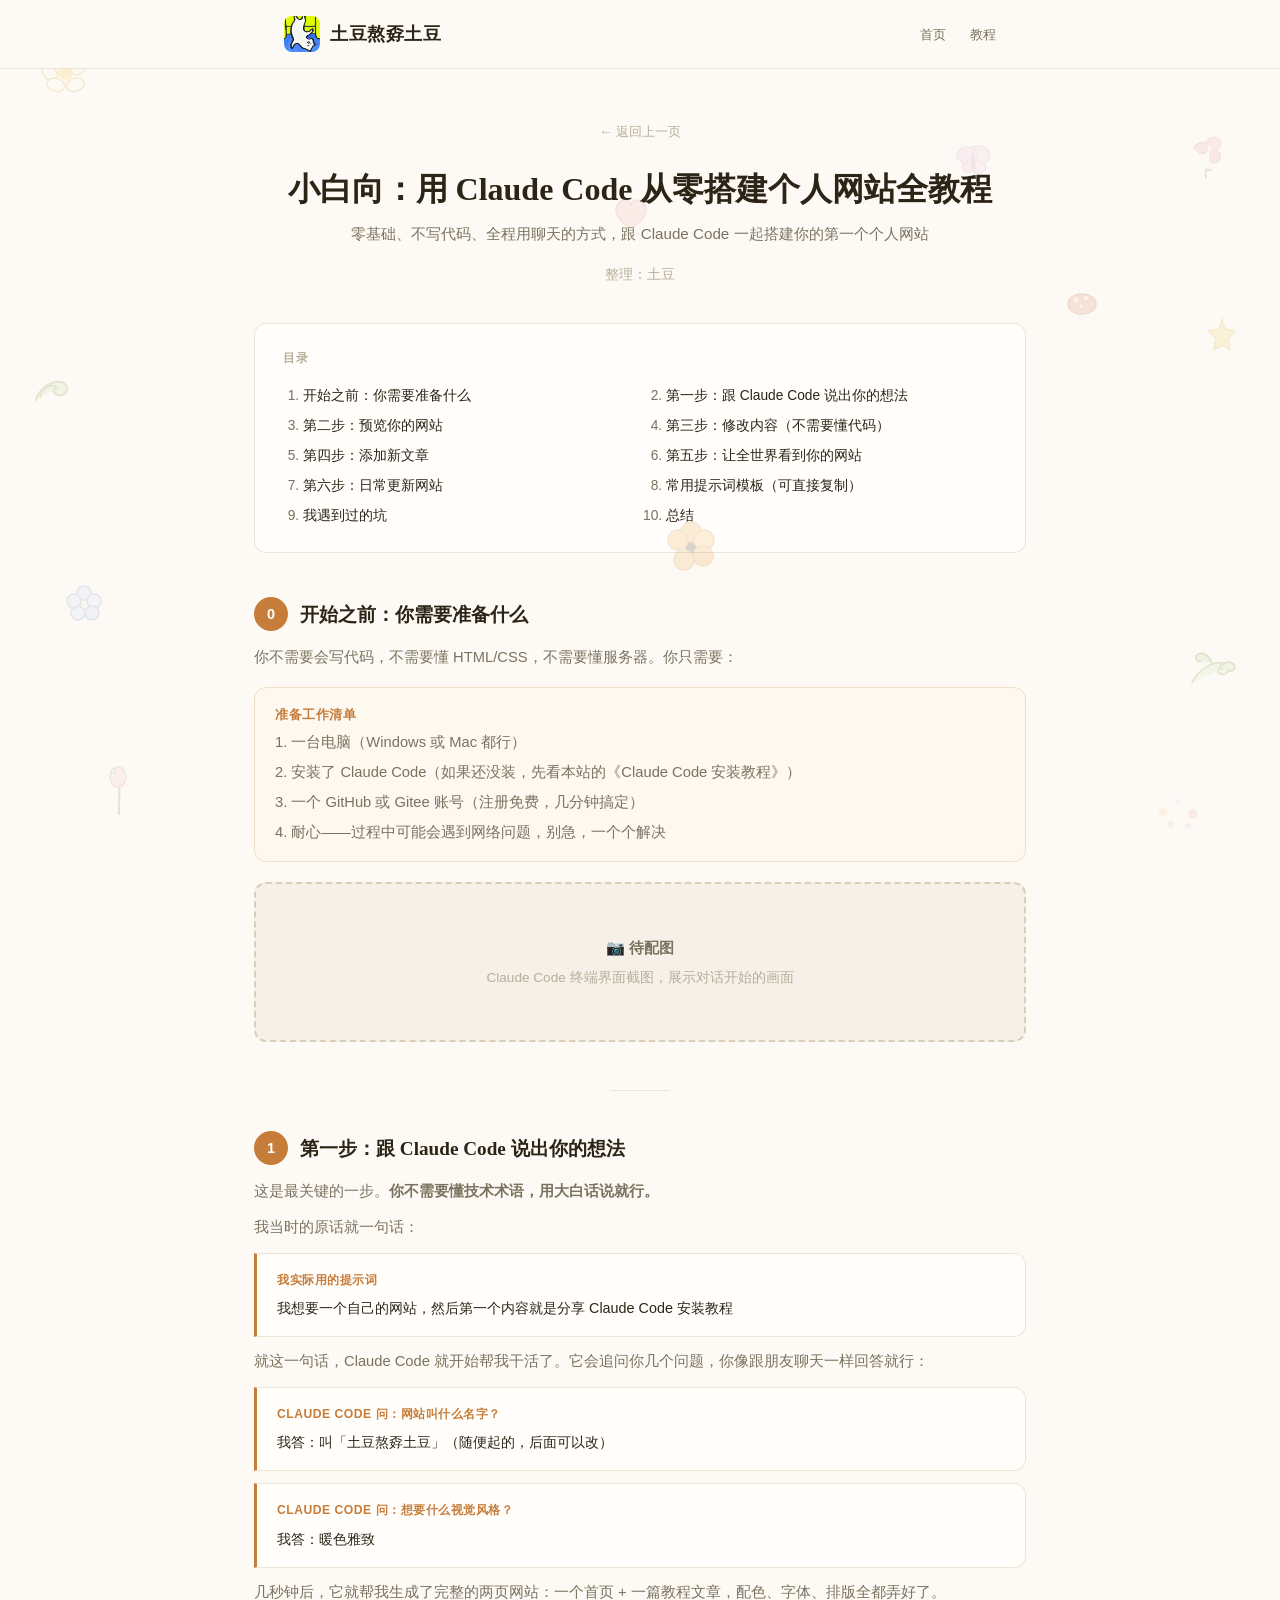
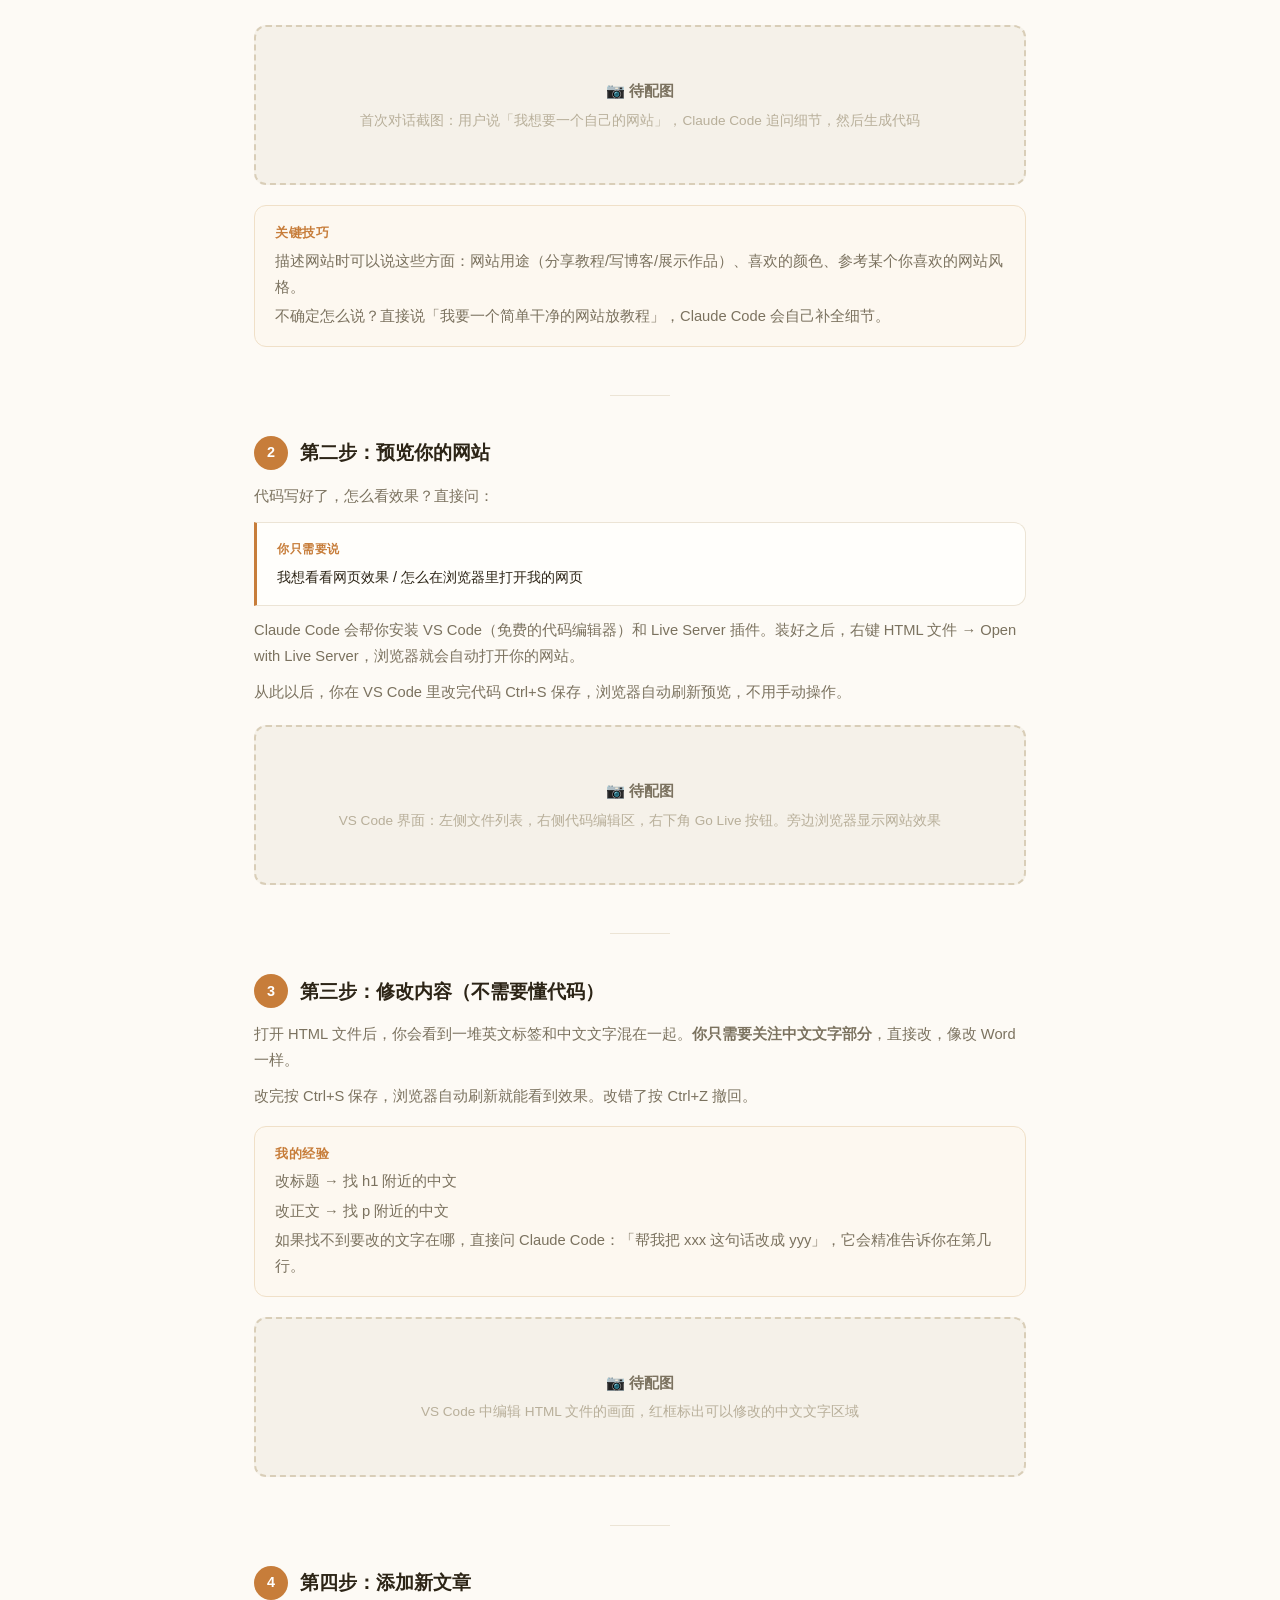
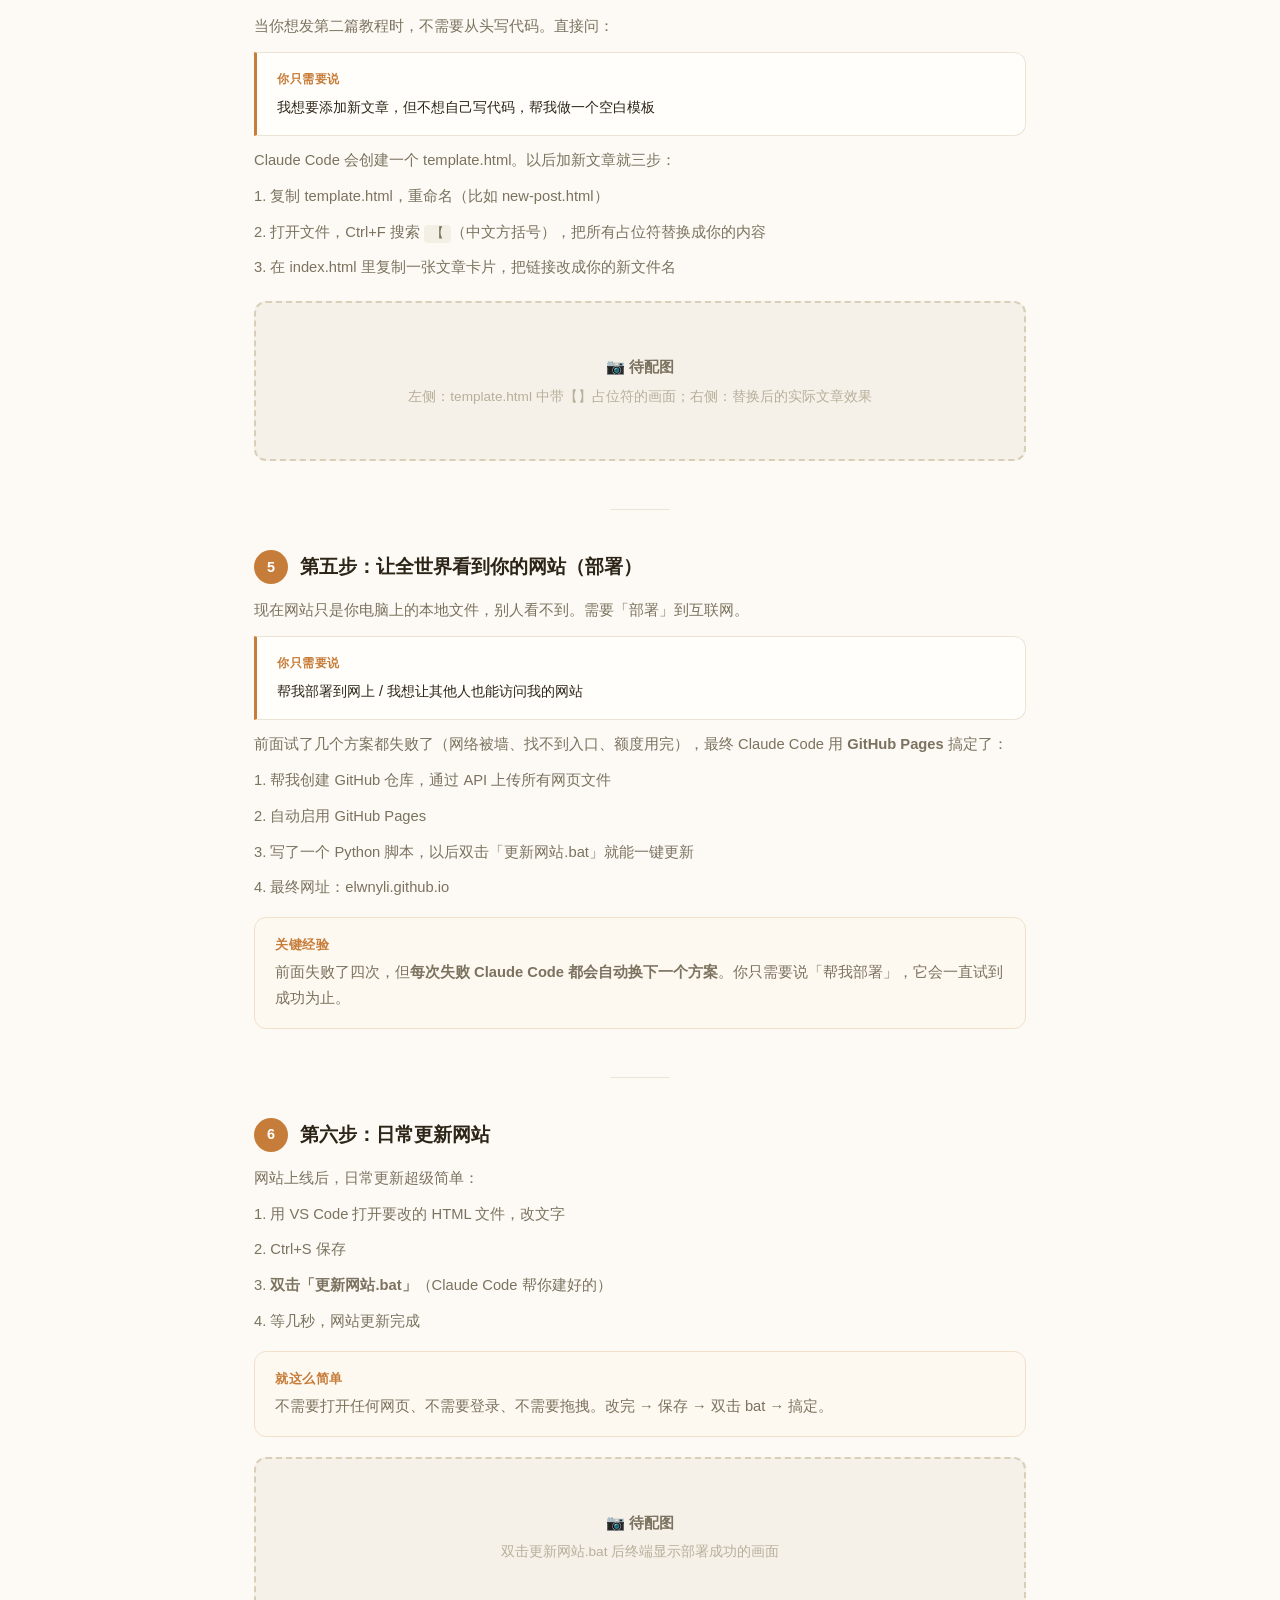
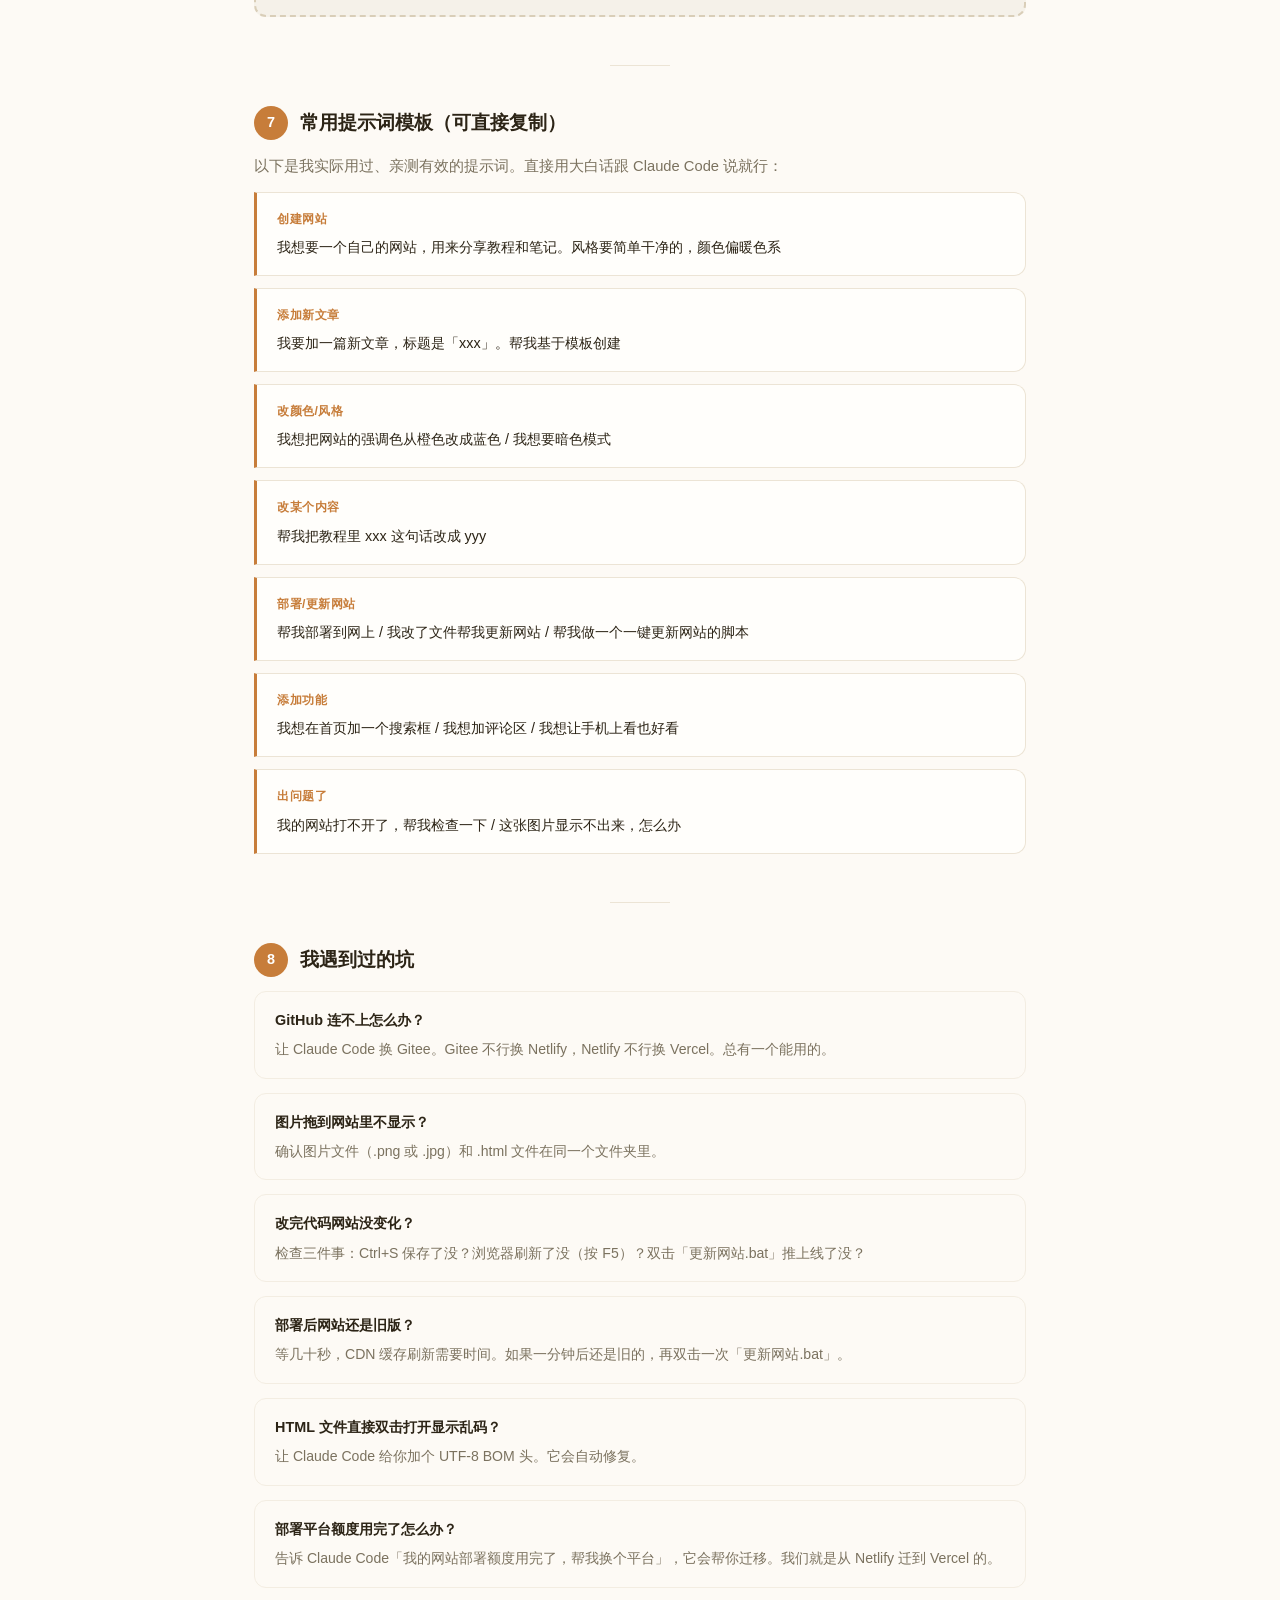
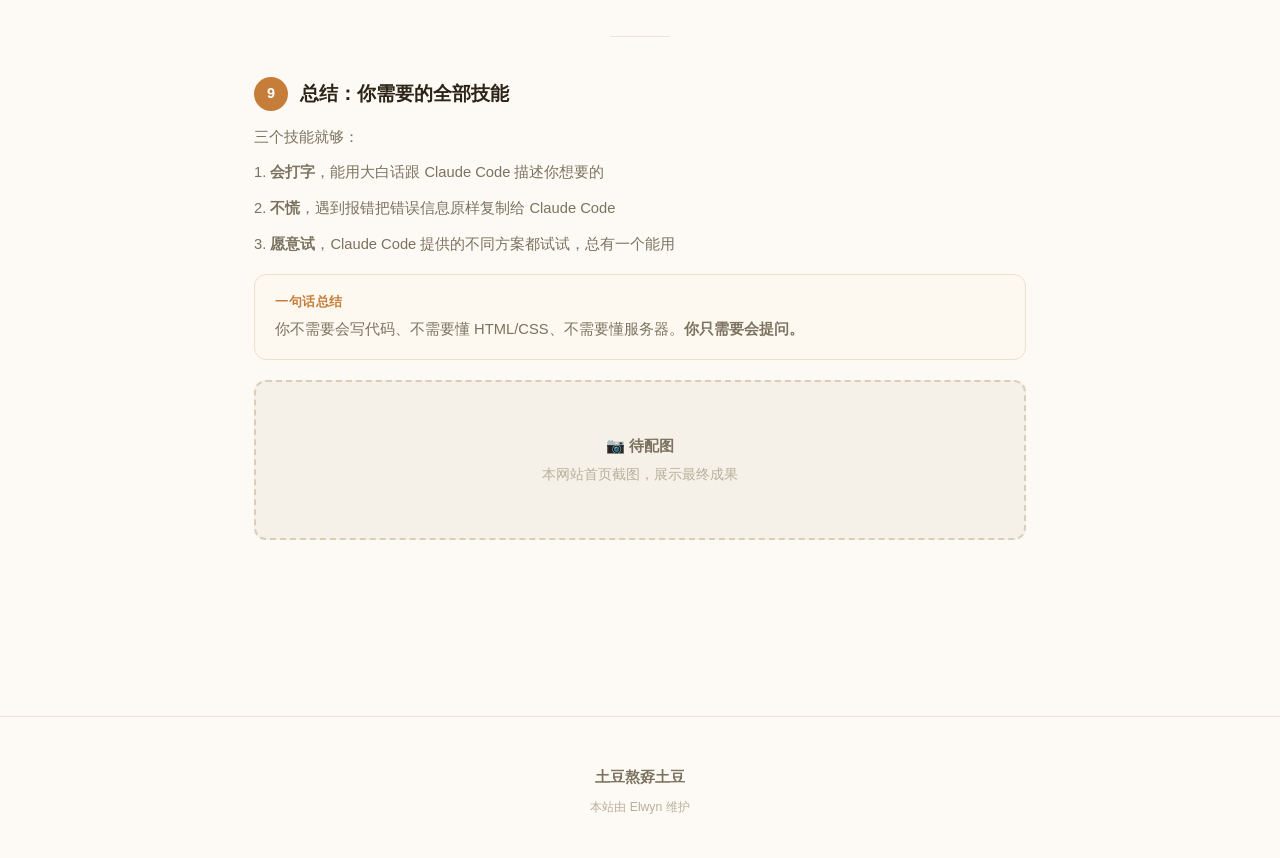
<file: how-to-build-site.html>
<!DOCTYPE html>
<html lang="zh-CN">
<head>
    <meta charset="UTF-8">
    <meta name="viewport" content="width=device-width, initial-scale=1.0">
    <title>小白向：用 Claude Code 从零搭建个人网站全教程 — 土豆熬孬土豆</title>
    <meta name="description" content="零基础用 Claude Code 搭建个人网站的手把手教程，从提问到部署，附提示词模板。">
    <link rel="stylesheet" href="site.css">
    <style>
        /* 配图占位样式 */
        .img-placeholder {
            display: flex;
            align-items: center;
            justify-content: center;
            width: 100%;
            min-height: 160px;
            background: #f5f1e9;
            border: 2px dashed #d9ceb8;
            border-radius: var(--radius);
            margin: 20px 0;
            color: var(--text-tertiary);
            font-size: 0.85rem;
            text-align: center;
            padding: 40px 20px;
            cursor: default;
            transition: all 0.2s;
        }
        .img-placeholder:hover {
            border-color: var(--accent);
            color: var(--accent);
            background: #fdf8f0;
        }
        .img-placeholder strong {
            display: block;
            font-size: 0.95rem;
            margin-bottom: 4px;
            color: var(--text-secondary);
        }
        /* 提示词卡片 */
        .prompt-card {
            background: var(--surface);
            border: 1px solid var(--border);
            border-left: 3px solid var(--accent);
            border-radius: 0 var(--radius) var(--radius) 0;
            padding: 16px 20px;
            margin: 12px 0;
        }
        .prompt-card .prompt-label {
            font-size: 0.76rem;
            font-weight: 600;
            color: var(--accent);
            text-transform: uppercase;
            letter-spacing: 0.5px;
            margin-bottom: 6px;
        }
        .prompt-card .prompt-text {
            font-size: 0.9rem;
            color: var(--text);
            line-height: 1.6;
        }
    </style>
</head>
<body>
<!-- 全站装饰元素 -->
<div class="decor-el decor-1" style="top:5%;left:3%;width:55px;height:55px;animation:decorFloat1 7s infinite"><svg viewBox="0 0 60 60"><circle cx="30" cy="30" r="8" fill="#f0c040"/><ellipse cx="30" cy="12" rx="7" ry="10" fill="#fff8f0" stroke="#d4a040" stroke-width="1.5"/><ellipse cx="46" cy="24" rx="7" ry="10" fill="#fff8f0" stroke="#d4a040" stroke-width="1.5" transform="rotate(72,30,30)"/><ellipse cx="44" cy="40" rx="7" ry="10" fill="#fff8f0" stroke="#d4a040" stroke-width="1.5" transform="rotate(144,30,30)"/><ellipse cx="22" cy="44" rx="7" ry="10" fill="#fff8f0" stroke="#d4a040" stroke-width="1.5" transform="rotate(216,30,30)"/><ellipse cx="14" cy="24" rx="7" ry="10" fill="#fff8f0" stroke="#d4a040" stroke-width="1.5" transform="rotate(288,30,30)"/></svg></div>
<div class="decor-el decor-2" style="top:14%;right:4%;width:45px;height:60px;animation:decorFloat2 8s 1s infinite"><svg viewBox="0 0 50 60"><path d="M25 55c-1-3-1-8 0-10 2 0 4 0 6 1" stroke="#7a9a4a" stroke-width="2" fill="none"/><path d="M10 22c3-6 12-10 15-5 3 6-2 12-8 10" fill="#f0a0b0" stroke="#d08090" stroke-width="1.5"/><path d="M25 18c0-8 8-12 14-6 4 4 0 12-6 10" fill="#f0b0c0" stroke="#d08090" stroke-width="1.5"/><path d="M28 25c6-4 14 0 12 8-2 6-10 6-12 0" fill="#f0a0b0" stroke="#d08090" stroke-width="1.5"/></svg></div>
<div class="decor-el decor-3" style="top:40%;left:2%;width:50px;height:50px;animation:decorFloat3 9s 0.5s infinite"><svg viewBox="0 0 50 50"><path d="M10 40c2-10 15-20 25-18 5 1 8 6 5 10-3 5-10 4-12 0-1-3 2-6 4-4" stroke="#7a9a4a" stroke-width="2" fill="#c8e0a0" stroke-linecap="round"/><path d="M14 38c1-8 8-14 16-12" stroke="#6a8a3a" stroke-width="1.5" fill="none"/></svg></div>
<div class="decor-el decor-4" style="top:35%;right:3%;width:40px;height:40px;animation:decorFloat1 6s 2s infinite"><svg viewBox="0 0 40 40"><path d="M20 4l3 10 10 2-7 8 2 11-8-5-8 5 2-11-7-8 10-2z" fill="#f0d060" stroke="#d0b040" stroke-width="1.5"/></svg></div>
<div class="decor-el decor-5" style="top:65%;left:5%;width:40px;height:40px;animation:decorFloat2 7.5s 1.5s infinite"><svg viewBox="0 0 40 40"><circle cx="20" cy="20" r="4" fill="#f0f0c0"/><circle cx="20" cy="8" r="7" fill="#c0d8f0" stroke="#8090c0" stroke-width="1.5"/><circle cx="30" cy="16" r="7" fill="#c8ddf4" stroke="#8090c0" stroke-width="1.5"/><circle cx="28" cy="28" r="7" fill="#c0d8f0" stroke="#8090c0" stroke-width="1.5"/><circle cx="14" cy="28" r="7" fill="#c8ddf4" stroke="#8090c0" stroke-width="1.5"/><circle cx="10" cy="16" r="7" fill="#c0d8f0" stroke="#8090c0" stroke-width="1.5"/></svg></div>
<div class="decor-el decor-6" style="top:72%;right:3%;width:55px;height:45px;animation:decorFloat3 8.5s 0.8s infinite"><svg viewBox="0 0 55 45"><path d="M5 35c5-12 20-22 30-20 4 1 8 4 6 8-2 5-8 4-10 1-1-2 2-5 4-3" stroke="#7a9a4a" stroke-width="2" fill="#c8e8b0" stroke-linecap="round"/><path d="M25 15c-3-8-10-12-15-8-3 3 0 8 5 6" stroke="#6a8a3a" stroke-width="1.8" fill="#b8d898"/><path d="M32 20c4-6 12-8 15-3 2 4-2 8-7 5" stroke="#6a8a3a" stroke-width="1.8" fill="#b8d898"/></svg></div>
<div class="decor-el decor-7" style="top:22%;left:48%;width:35px;height:35px;animation:decorFloat1 10s 3s infinite"><svg viewBox="0 0 35 35"><path d="M17 30c-8-4-15-12-15-18 0-6 4-10 9-10 4 0 6 3 6 6 0-3 2-6 6-6 5 0 9 4 9 10 0 6-7 14-15 18z" fill="#f0b0b0" stroke="#d08080" stroke-width="1.5"/></svg></div>
<div class="decor-el decor-8" style="top:58%;left:52%;width:50px;height:50px;animation:decorFloat2 7s 2s infinite"><svg viewBox="0 0 50 50"><circle cx="25" cy="25" r="6" fill="#3a2a1a"/><circle cx="25" cy="10" r="10" fill="#f0a040" stroke="#d08030" stroke-width="1.5"/><circle cx="38" cy="18" r="10" fill="#f0b050" stroke="#d08030" stroke-width="1.5"/><circle cx="37" cy="34" r="10" fill="#f0a040" stroke="#d08030" stroke-width="1.5"/><circle cx="18" cy="38" r="10" fill="#f0b050" stroke="#d08030" stroke-width="1.5"/><circle cx="12" cy="18" r="10" fill="#f0a040" stroke="#d08030" stroke-width="1.5"/></svg></div>
<div class="decor-el decor-9" style="top:85%;left:8%;width:35px;height:50px;animation:decorFloat3 6.5s 1s infinite"><svg viewBox="0 0 35 50"><path d="M17 50c0-15 1-25 0-32-1 2-3 2-4 1" stroke="#7a9a4a" stroke-width="2" fill="none"/><ellipse cx="16" cy="12" rx="8" ry="10" fill="#f0c0c0" stroke="#d09090" stroke-width="1.5"/><path d="M10 8c-2-3 0-6 3-4 2 2 0 5-2 4" fill="#c8e0a0" stroke="#7a9a4a" stroke-width="1"/></svg></div>
<div class="decor-el decor-10" style="top:88%;right:6%;width:50px;height:40px;animation:decorFloat1 9s 1.5s infinite"><svg viewBox="0 0 50 40"><circle cx="10" cy="20" r="4" fill="#f0d0a0"/><circle cx="25" cy="10" r="3" fill="#c0d8f0"/><circle cx="40" cy="22" r="5" fill="#f0b0b0"/><circle cx="18" cy="32" r="3.5" fill="#c8e0b0"/><circle cx="35" cy="34" r="3" fill="#f0c0d0"/></svg></div>
<div class="decor-el decor-11" style="top:32%;right:14%;width:35px;height:40px;animation:decorFloat3 8s 2.5s infinite"><svg viewBox="0 0 35 40"><rect x="13" y="18" width="6" height="16" rx="3" fill="#f5efe0"/><ellipse cx="16" cy="16" rx="14" ry="10" fill="#e08060" stroke="#c06040" stroke-width="1.5"/><circle cx="10" cy="12" r="2.5" fill="#fff" opacity="0.7"/><circle cx="20" cy="10" r="2" fill="#fff" opacity="0.7"/><circle cx="15" cy="18" r="1.5" fill="#fff" opacity="0.7"/></svg></div>
<div class="decor-el decor-12" style="top:15%;right:22%;width:45px;height:40px;animation:decorFloat2 7s 0.5s infinite"><svg viewBox="0 0 45 40"><ellipse cx="25" cy="20" rx="12" ry="9" fill="#f0c8e0" stroke="#d0a0c0" stroke-width="1.5"/><ellipse cx="14" cy="20" rx="10" ry="8" fill="#e8b8d8" stroke="#d0a0c0" stroke-width="1.5"/><ellipse cx="25" cy="32" rx="8" ry="6" fill="#f0c8e0" stroke="#d0a0c0" stroke-width="1.5"/><ellipse cx="16" cy="32" rx="7" ry="5" fill="#e8b8d8" stroke="#d0a0c0" stroke-width="1.5"/><line x1="20" y1="18" x2="20" y2="34" stroke="#a080a0" stroke-width="2"/></svg></div>

<div class="progress-bar" id="progressBar"></div>

<header class="site-header">
    <div class="header-inner">
        <a href="index.html" class="site-logo"><img src="logo.png" alt="logo" class="site-logo-img">土豆熬孬土豆</a>
        <nav>
            <ul class="site-nav">
                <li><a href="index.html">首页</a></li>
                <li><a href="#">教程</a></li>
            </ul>
        </nav>
    </div>
</header>

<main class="main">

    <div class="article-header">
        <a href="javascript:history.back()" class="back-link">&larr; 返回上一页</a>
        <h1>小白向：用 Claude Code 从零搭建个人网站全教程</h1>
        <p class="subtitle">零基础、不写代码、全程用聊天的方式，跟 Claude Code 一起搭建你的第一个个人网站</p>
        <div class="meta-row">
            <span>整理：土豆</span>
        </div>
    </div>

    <div class="toc-card">
        <h3>目录</h3>
        <ol>
            <li><a href="#s0">开始之前：你需要准备什么</a></li>
            <li><a href="#s1">第一步：跟 Claude Code 说出你的想法</a></li>
            <li><a href="#s2">第二步：预览你的网站</a></li>
            <li><a href="#s3">第三步：修改内容（不需要懂代码）</a></li>
            <li><a href="#s4">第四步：添加新文章</a></li>
            <li><a href="#s5">第五步：让全世界看到你的网站</a></li>
            <li><a href="#s6">第六步：日常更新网站</a></li>
            <li><a href="#s7">常用提示词模板（可直接复制）</a></li>
            <li><a href="#s8">我遇到过的坑</a></li>
            <li><a href="#s9">总结</a></li>
        </ol>
    </div>

    <!-- ====== Section 0: 准备 ====== -->
    <section class="step" id="s0">
        <div class="step-header">
            <div class="step-number">0</div>
            <h2>开始之前：你需要准备什么</h2>
        </div>
        <p>你不需要会写代码，不需要懂 HTML/CSS，不需要懂服务器。你只需要：</p>
        <div class="tip">
            <div class="tip-title">准备工作清单</div>
            <p>1. 一台电脑（Windows 或 Mac 都行）</p>
            <p>2. 安装了 Claude Code（如果还没装，先看本站的《Claude Code 安装教程》）</p>
            <p>3. 一个 GitHub 或 Gitee 账号（注册免费，几分钟搞定）</p>
            <p>4. 耐心——过程中可能会遇到网络问题，别急，一个个解决</p>
        </div>
        <div class="img-placeholder">
            <div><strong>📷 待配图</strong>Claude Code 终端界面截图，展示对话开始的画面</div>
        </div>
    </section>

    <div class="section-divider"></div>

    <!-- ====== Section 1: 说出想法 ====== -->
    <section class="step" id="s1">
        <div class="step-header">
            <div class="step-number">1</div>
            <h2>第一步：跟 Claude Code 说出你的想法</h2>
        </div>
        <p>这是最关键的一步。<strong>你不需要懂技术术语，用大白话说就行。</strong></p>
        <p>我当时的原话就一句话：</p>

        <div class="prompt-card">
            <div class="prompt-label">我实际用的提示词</div>
            <div class="prompt-text">我想要一个自己的网站，然后第一个内容就是分享 Claude Code 安装教程</div>
        </div>

        <p>就这一句话，Claude Code 就开始帮我干活了。它会追问你几个问题，你像跟朋友聊天一样回答就行：</p>

        <div class="prompt-card">
            <div class="prompt-label">Claude Code 问：网站叫什么名字？</div>
            <div class="prompt-text">我答：叫「土豆熬孬土豆」（随便起的，后面可以改）</div>
        </div>

        <div class="prompt-card">
            <div class="prompt-label">Claude Code 问：想要什么视觉风格？</div>
            <div class="prompt-text">我答：暖色雅致</div>
        </div>

        <p>几秒钟后，它就帮我生成了完整的两页网站：一个首页 + 一篇教程文章，配色、字体、排版全都弄好了。</p>

        <div class="img-placeholder">
            <div><strong>📷 待配图</strong>首次对话截图：用户说「我想要一个自己的网站」，Claude Code 追问细节，然后生成代码</div>
        </div>

        <div class="tip">
            <div class="tip-title">关键技巧</div>
            <p>描述网站时可以说这些方面：网站用途（分享教程/写博客/展示作品）、喜欢的颜色、参考某个你喜欢的网站风格。</p>
            <p>不确定怎么说？直接说「我要一个简单干净的网站放教程」，Claude Code 会自己补全细节。</p>
        </div>
    </section>

    <div class="section-divider"></div>

    <!-- ====== Section 2: 预览 ====== -->
    <section class="step" id="s2">
        <div class="step-header">
            <div class="step-number">2</div>
            <h2>第二步：预览你的网站</h2>
        </div>
        <p>代码写好了，怎么看效果？直接问：</p>

        <div class="prompt-card">
            <div class="prompt-label">你只需要说</div>
            <div class="prompt-text">我想看看网页效果 / 怎么在浏览器里打开我的网页</div>
        </div>

        <p>Claude Code 会帮你安装 VS Code（免费的代码编辑器）和 Live Server 插件。装好之后，右键 HTML 文件 → Open with Live Server，浏览器就会自动打开你的网站。</p>
        <p>从此以后，你在 VS Code 里改完代码 Ctrl+S 保存，浏览器自动刷新预览，不用手动操作。</p>

        <div class="img-placeholder">
            <div><strong>📷 待配图</strong>VS Code 界面：左侧文件列表，右侧代码编辑区，右下角 Go Live 按钮。旁边浏览器显示网站效果</div>
        </div>
    </section>

    <div class="section-divider"></div>

    <!-- ====== Section 3: 修改内容 ====== -->
    <section class="step" id="s3">
        <div class="step-header">
            <div class="step-number">3</div>
            <h2>第三步：修改内容（不需要懂代码）</h2>
        </div>
        <p>打开 HTML 文件后，你会看到一堆英文标签和中文文字混在一起。<strong>你只需要关注中文文字部分</strong>，直接改，像改 Word 一样。</p>
        <p>改完按 Ctrl+S 保存，浏览器自动刷新就能看到效果。改错了按 Ctrl+Z 撤回。</p>

        <div class="tip">
            <div class="tip-title">我的经验</div>
            <p>改标题 → 找 h1 附近的中文</p>
            <p>改正文 → 找 p 附近的中文</p>
            <p>如果找不到要改的文字在哪，直接问 Claude Code：「帮我把 xxx 这句话改成 yyy」，它会精准告诉你在第几行。</p>
        </div>

        <div class="img-placeholder">
            <div><strong>📷 待配图</strong>VS Code 中编辑 HTML 文件的画面，红框标出可以修改的中文文字区域</div>
        </div>
    </section>

    <div class="section-divider"></div>

    <!-- ====== Section 4: 加新文章 ====== -->
    <section class="step" id="s4">
        <div class="step-header">
            <div class="step-number">4</div>
            <h2>第四步：添加新文章</h2>
        </div>
        <p>当你想发第二篇教程时，不需要从头写代码。直接问：</p>

        <div class="prompt-card">
            <div class="prompt-label">你只需要说</div>
            <div class="prompt-text">我想要添加新文章，但不想自己写代码，帮我做一个空白模板</div>
        </div>

        <p>Claude Code 会创建一个 template.html。以后加新文章就三步：</p>
        <p>1. 复制 template.html，重命名（比如 new-post.html）</p>
        <p>2. 打开文件，Ctrl+F 搜索 <code>【</code>（中文方括号），把所有占位符替换成你的内容</p>
        <p>3. 在 index.html 里复制一张文章卡片，把链接改成你的新文件名</p>

        <div class="img-placeholder">
            <div><strong>📷 待配图</strong>左侧：template.html 中带【】占位符的画面；右侧：替换后的实际文章效果</div>
        </div>
    </section>

    <div class="section-divider"></div>

    <!-- ====== Section 5: 部署 ====== -->
    <section class="step" id="s5">
        <div class="step-header">
            <div class="step-number">5</div>
            <h2>第五步：让全世界看到你的网站（部署）</h2>
        </div>
        <p>现在网站只是你电脑上的本地文件，别人看不到。需要「部署」到互联网。</p>

        <div class="prompt-card">
            <div class="prompt-label">你只需要说</div>
            <div class="prompt-text">帮我部署到网上 / 我想让其他人也能访问我的网站</div>
        </div>

        <p>前面试了几个方案都失败了（网络被墙、找不到入口、额度用完），最终 Claude Code 用 <strong>GitHub Pages</strong> 搞定了：</p>
        <p>1. 帮我创建 GitHub 仓库，通过 API 上传所有网页文件</p>
        <p>2. 自动启用 GitHub Pages</p>
        <p>3. 写了一个 Python 脚本，以后双击「更新网站.bat」就能一键更新</p>
        <p>4. 最终网址：elwnyli.github.io</p>

        <div class="tip">
            <div class="tip-title">关键经验</div>
            <p>前面失败了四次，但<strong>每次失败 Claude Code 都会自动换下一个方案</strong>。你只需要说「帮我部署」，它会一直试到成功为止。</p>
        </div>
    </section>

    <div class="section-divider"></div>

    <!-- ====== Section 6: 更新 ====== -->
    <section class="step" id="s6">
        <div class="step-header">
            <div class="step-number">6</div>
            <h2>第六步：日常更新网站</h2>
        </div>
        <p>网站上线后，日常更新超级简单：</p>
        <p>1. 用 VS Code 打开要改的 HTML 文件，改文字</p>
        <p>2. Ctrl+S 保存</p>
        <p>3. <strong>双击「更新网站.bat」</strong>（Claude Code 帮你建好的）</p>
        <p>4. 等几秒，网站更新完成</p>

        <div class="tip">
            <div class="tip-title">就这么简单</div>
            <p>不需要打开任何网页、不需要登录、不需要拖拽。改完 → 保存 → 双击 bat → 搞定。</p>
        </div>

        <div class="img-placeholder">
            <div><strong>📷 待配图</strong>双击更新网站.bat 后终端显示部署成功的画面</div>
        </div>
    </section>

    <div class="section-divider"></div>

    <!-- ====== Section 7: 提示词模板 ====== -->
    <section class="step" id="s7">
        <div class="step-header">
            <div class="step-number">7</div>
            <h2>常用提示词模板（可直接复制）</h2>
        </div>
        <p>以下是我实际用过、亲测有效的提示词。直接用大白话跟 Claude Code 说就行：</p>

        <div class="prompt-card">
            <div class="prompt-label">创建网站</div>
            <div class="prompt-text">我想要一个自己的网站，用来分享教程和笔记。风格要简单干净的，颜色偏暖色系</div>
        </div>

        <div class="prompt-card">
            <div class="prompt-label">添加新文章</div>
            <div class="prompt-text">我要加一篇新文章，标题是「xxx」。帮我基于模板创建</div>
        </div>

        <div class="prompt-card">
            <div class="prompt-label">改颜色/风格</div>
            <div class="prompt-text">我想把网站的强调色从橙色改成蓝色 / 我想要暗色模式</div>
        </div>

        <div class="prompt-card">
            <div class="prompt-label">改某个内容</div>
            <div class="prompt-text">帮我把教程里 xxx 这句话改成 yyy</div>
        </div>

        <div class="prompt-card">
            <div class="prompt-label">部署/更新网站</div>
            <div class="prompt-text">帮我部署到网上 / 我改了文件帮我更新网站 / 帮我做一个一键更新网站的脚本</div>
        </div>

        <div class="prompt-card">
            <div class="prompt-label">添加功能</div>
            <div class="prompt-text">我想在首页加一个搜索框 / 我想加评论区 / 我想让手机上看也好看</div>
        </div>

        <div class="prompt-card">
            <div class="prompt-label">出问题了</div>
            <div class="prompt-text">我的网站打不开了，帮我检查一下 / 这张图片显示不出来，怎么办</div>
        </div>
    </section>

    <div class="section-divider"></div>

    <!-- ====== Section 8: 踩坑 ====== -->
    <section class="step" id="s8">
        <div class="step-header">
            <div class="step-number">8</div>
            <h2>我遇到过的坑</h2>
        </div>

        <div class="qa-list">
            <div class="qa-item">
                <div class="qa-q">GitHub 连不上怎么办？</div>
                <div class="qa-a">让 Claude Code 换 Gitee。Gitee 不行换 Netlify，Netlify 不行换 Vercel。总有一个能用的。</div>
            </div>
            <div class="qa-item">
                <div class="qa-q">图片拖到网站里不显示？</div>
                <div class="qa-a">确认图片文件（.png 或 .jpg）和 .html 文件在同一个文件夹里。</div>
            </div>
            <div class="qa-item">
                <div class="qa-q">改完代码网站没变化？</div>
                <div class="qa-a">检查三件事：Ctrl+S 保存了没？浏览器刷新了没（按 F5）？双击「更新网站.bat」推上线了没？</div>
            </div>
            <div class="qa-item">
                <div class="qa-q">部署后网站还是旧版？</div>
                <div class="qa-a">等几十秒，CDN 缓存刷新需要时间。如果一分钟后还是旧的，再双击一次「更新网站.bat」。</div>
            </div>
            <div class="qa-item">
                <div class="qa-q">HTML 文件直接双击打开显示乱码？</div>
                <div class="qa-a">让 Claude Code 给你加个 UTF-8 BOM 头。它会自动修复。</div>
            </div>
            <div class="qa-item">
                <div class="qa-q">部署平台额度用完了怎么办？</div>
                <div class="qa-a">告诉 Claude Code「我的网站部署额度用完了，帮我换个平台」，它会帮你迁移。我们就是从 Netlify 迁到 Vercel 的。</div>
            </div>
        </div>
    </section>

    <div class="section-divider"></div>

    <!-- ====== Section 9: 总结 ====== -->
    <section class="step" id="s9">
        <div class="step-header">
            <div class="step-number">9</div>
            <h2>总结：你需要的全部技能</h2>
        </div>
        <p>三个技能就够：</p>
        <p>1. <strong>会打字</strong>，能用大白话跟 Claude Code 描述你想要的</p>
        <p>2. <strong>不慌</strong>，遇到报错把错误信息原样复制给 Claude Code</p>
        <p>3. <strong>愿意试</strong>，Claude Code 提供的不同方案都试试，总有一个能用</p>

        <div class="tip">
            <div class="tip-title">一句话总结</div>
            <p>你不需要会写代码、不需要懂 HTML/CSS、不需要懂服务器。<strong>你只需要会提问。</strong></p>
        </div>

        <div class="img-placeholder">
            <div><strong>📷 待配图</strong>本网站首页截图，展示最终成果</div>
        </div>
    </section>

</main>

<footer class="site-footer">
    <span class="footer-brand">土豆熬孬土豆</span>
    本站由 <a href="index.html">Elwyn</a> 维护
</footer>

<script>
(function() {
    var bar = document.getElementById('progressBar');
    window.addEventListener('scroll', function() {
        var h = document.body.scrollHeight - window.innerHeight;
        bar.style.width = h > 0 ? Math.min(100, (window.scrollY / h) * 100) + '%' : '0%';
    }, { passive: true });
})();
function copyCode(btn) {
    var code = btn.parentElement.querySelector('code');
    navigator.clipboard.writeText(code.innerText).then(function() {
        btn.textContent = '已复制'; btn.classList.add('copied');
        setTimeout(function() { btn.textContent = '复制'; btn.classList.remove('copied'); }, 2000);
    });
}
</script>

</body>
</html>
</file>
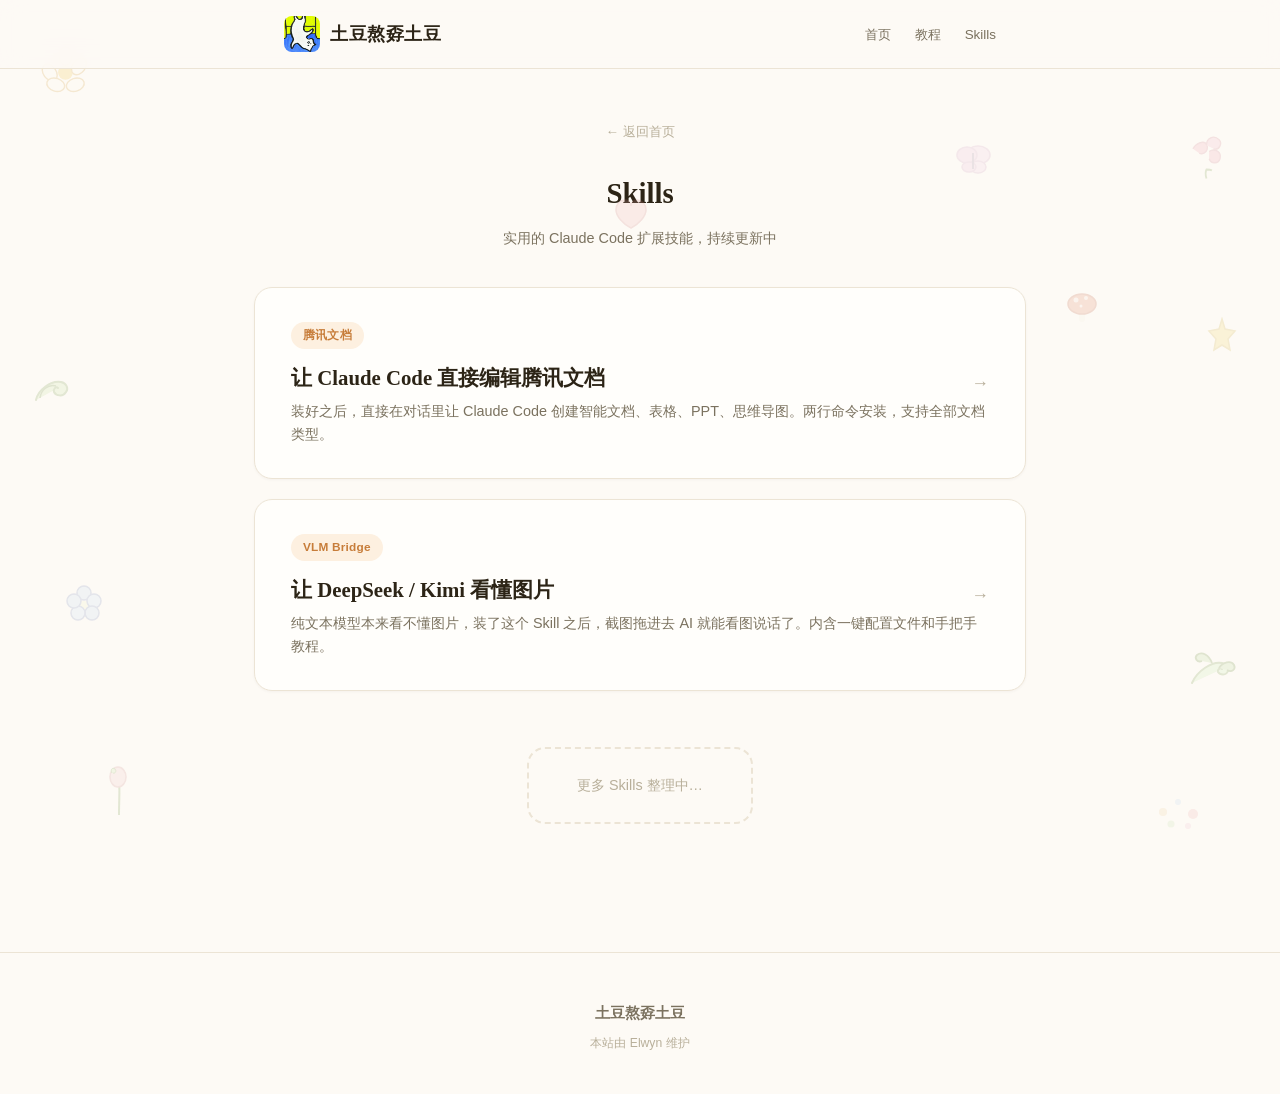
<file: skills.html>
<!DOCTYPE html>
<html lang="zh-CN">
<head>
    <meta charset="UTF-8">
    <meta name="viewport" content="width=device-width, initial-scale=1.0">
    <title>Skills — 土豆熬孬土豆</title>
    <meta name="description" content="实用的 Claude Code 扩展技能，让 AI 更好用。">
    <link rel="stylesheet" href="site.css">
    <style>
        .category-header {
            text-align: center;
            padding: 48px 0 36px;
        }
        .category-header .back-link {
            display: inline-block;
            font-size: 0.84rem;
            color: var(--text-tertiary);
            text-decoration: none;
            margin-bottom: 24px;
        }
        .category-header .back-link:hover { color: var(--accent); }
        .category-header h1 {
            font-family: "Noto Serif SC", serif;
            font-size: 1.8rem;
            font-weight: 600;
            margin-bottom: 8px;
        }
        .category-header .subtitle {
            color: var(--text-secondary);
            font-size: 0.9rem;
        }
    </style>
</head>
<body>
<!-- 全站装饰元素 -->
<div class="decor-el decor-1" style="top:5%;left:3%;width:55px;height:55px;animation:decorFloat1 7s infinite"><svg viewBox="0 0 60 60"><circle cx="30" cy="30" r="8" fill="#f0c040"/><ellipse cx="30" cy="12" rx="7" ry="10" fill="#fff8f0" stroke="#d4a040" stroke-width="1.5"/><ellipse cx="46" cy="24" rx="7" ry="10" fill="#fff8f0" stroke="#d4a040" stroke-width="1.5" transform="rotate(72,30,30)"/><ellipse cx="44" cy="40" rx="7" ry="10" fill="#fff8f0" stroke="#d4a040" stroke-width="1.5" transform="rotate(144,30,30)"/><ellipse cx="22" cy="44" rx="7" ry="10" fill="#fff8f0" stroke="#d4a040" stroke-width="1.5" transform="rotate(216,30,30)"/><ellipse cx="14" cy="24" rx="7" ry="10" fill="#fff8f0" stroke="#d4a040" stroke-width="1.5" transform="rotate(288,30,30)"/></svg></div>
<div class="decor-el decor-2" style="top:14%;right:4%;width:45px;height:60px;animation:decorFloat2 8s 1s infinite"><svg viewBox="0 0 50 60"><path d="M25 55c-1-3-1-8 0-10 2 0 4 0 6 1" stroke="#7a9a4a" stroke-width="2" fill="none"/><path d="M10 22c3-6 12-10 15-5 3 6-2 12-8 10" fill="#f0a0b0" stroke="#d08090" stroke-width="1.5"/><path d="M25 18c0-8 8-12 14-6 4 4 0 12-6 10" fill="#f0b0c0" stroke="#d08090" stroke-width="1.5"/><path d="M28 25c6-4 14 0 12 8-2 6-10 6-12 0" fill="#f0a0b0" stroke="#d08090" stroke-width="1.5"/></svg></div>
<div class="decor-el decor-3" style="top:40%;left:2%;width:50px;height:50px;animation:decorFloat3 9s 0.5s infinite"><svg viewBox="0 0 50 50"><path d="M10 40c2-10 15-20 25-18 5 1 8 6 5 10-3 5-10 4-12 0-1-3 2-6 4-4" stroke="#7a9a4a" stroke-width="2" fill="#c8e0a0" stroke-linecap="round"/><path d="M14 38c1-8 8-14 16-12" stroke="#6a8a3a" stroke-width="1.5" fill="none"/></svg></div>
<div class="decor-el decor-4" style="top:35%;right:3%;width:40px;height:40px;animation:decorFloat1 6s 2s infinite"><svg viewBox="0 0 40 40"><path d="M20 4l3 10 10 2-7 8 2 11-8-5-8 5 2-11-7-8 10-2z" fill="#f0d060" stroke="#d0b040" stroke-width="1.5"/></svg></div>
<div class="decor-el decor-5" style="top:65%;left:5%;width:40px;height:40px;animation:decorFloat2 7.5s 1.5s infinite"><svg viewBox="0 0 40 40"><circle cx="20" cy="20" r="4" fill="#f0f0c0"/><circle cx="20" cy="8" r="7" fill="#c0d8f0" stroke="#8090c0" stroke-width="1.5"/><circle cx="30" cy="16" r="7" fill="#c8ddf4" stroke="#8090c0" stroke-width="1.5"/><circle cx="28" cy="28" r="7" fill="#c0d8f0" stroke="#8090c0" stroke-width="1.5"/><circle cx="14" cy="28" r="7" fill="#c8ddf4" stroke="#8090c0" stroke-width="1.5"/><circle cx="10" cy="16" r="7" fill="#c0d8f0" stroke="#8090c0" stroke-width="1.5"/></svg></div>
<div class="decor-el decor-6" style="top:72%;right:3%;width:55px;height:45px;animation:decorFloat3 8.5s 0.8s infinite"><svg viewBox="0 0 55 45"><path d="M5 35c5-12 20-22 30-20 4 1 8 4 6 8-2 5-8 4-10 1-1-2 2-5 4-3" stroke="#7a9a4a" stroke-width="2" fill="#c8e8b0" stroke-linecap="round"/><path d="M25 15c-3-8-10-12-15-8-3 3 0 8 5 6" stroke="#6a8a3a" stroke-width="1.8" fill="#b8d898"/><path d="M32 20c4-6 12-8 15-3 2 4-2 8-7 5" stroke="#6a8a3a" stroke-width="1.8" fill="#b8d898"/></svg></div>
<div class="decor-el decor-7" style="top:22%;left:48%;width:35px;height:35px;animation:decorFloat1 10s 3s infinite"><svg viewBox="0 0 35 35"><path d="M17 30c-8-4-15-12-15-18 0-6 4-10 9-10 4 0 6 3 6 6 0-3 2-6 6-6 5 0 9 4 9 10 0 6-7 14-15 18z" fill="#f0b0b0" stroke="#d08080" stroke-width="1.5"/></svg></div>
<div class="decor-el decor-8" style="top:58%;left:52%;width:50px;height:50px;animation:decorFloat2 7s 2s infinite"><svg viewBox="0 0 50 50"><circle cx="25" cy="25" r="6" fill="#3a2a1a"/><circle cx="25" cy="10" r="10" fill="#f0a040" stroke="#d08030" stroke-width="1.5"/><circle cx="38" cy="18" r="10" fill="#f0b050" stroke="#d08030" stroke-width="1.5"/><circle cx="37" cy="34" r="10" fill="#f0a040" stroke="#d08030" stroke-width="1.5"/><circle cx="18" cy="38" r="10" fill="#f0b050" stroke="#d08030" stroke-width="1.5"/><circle cx="12" cy="18" r="10" fill="#f0a040" stroke="#d08030" stroke-width="1.5"/></svg></div>
<div class="decor-el decor-9" style="top:85%;left:8%;width:35px;height:50px;animation:decorFloat3 6.5s 1s infinite"><svg viewBox="0 0 35 50"><path d="M17 50c0-15 1-25 0-32-1 2-3 2-4 1" stroke="#7a9a4a" stroke-width="2" fill="none"/><ellipse cx="16" cy="12" rx="8" ry="10" fill="#f0c0c0" stroke="#d09090" stroke-width="1.5"/><path d="M10 8c-2-3 0-6 3-4 2 2 0 5-2 4" fill="#c8e0a0" stroke="#7a9a4a" stroke-width="1"/></svg></div>
<div class="decor-el decor-10" style="top:88%;right:6%;width:50px;height:40px;animation:decorFloat1 9s 1.5s infinite"><svg viewBox="0 0 50 40"><circle cx="10" cy="20" r="4" fill="#f0d0a0"/><circle cx="25" cy="10" r="3" fill="#c0d8f0"/><circle cx="40" cy="22" r="5" fill="#f0b0b0"/><circle cx="18" cy="32" r="3.5" fill="#c8e0b0"/><circle cx="35" cy="34" r="3" fill="#f0c0d0"/></svg></div>
<div class="decor-el decor-11" style="top:32%;right:14%;width:35px;height:40px;animation:decorFloat3 8s 2.5s infinite"><svg viewBox="0 0 35 40"><rect x="13" y="18" width="6" height="16" rx="3" fill="#f5efe0"/><ellipse cx="16" cy="16" rx="14" ry="10" fill="#e08060" stroke="#c06040" stroke-width="1.5"/><circle cx="10" cy="12" r="2.5" fill="#fff" opacity="0.7"/><circle cx="20" cy="10" r="2" fill="#fff" opacity="0.7"/><circle cx="15" cy="18" r="1.5" fill="#fff" opacity="0.7"/></svg></div>
<div class="decor-el decor-12" style="top:15%;right:22%;width:45px;height:40px;animation:decorFloat2 7s 0.5s infinite"><svg viewBox="0 0 45 40"><ellipse cx="25" cy="20" rx="12" ry="9" fill="#f0c8e0" stroke="#d0a0c0" stroke-width="1.5"/><ellipse cx="14" cy="20" rx="10" ry="8" fill="#e8b8d8" stroke="#d0a0c0" stroke-width="1.5"/><ellipse cx="25" cy="32" rx="8" ry="6" fill="#f0c8e0" stroke="#d0a0c0" stroke-width="1.5"/><ellipse cx="16" cy="32" rx="7" ry="5" fill="#e8b8d8" stroke="#d0a0c0" stroke-width="1.5"/><line x1="20" y1="18" x2="20" y2="34" stroke="#a080a0" stroke-width="2"/></svg></div>

<div class="progress-bar" id="progressBar"></div>

<header class="site-header">
    <div class="header-inner">
        <a href="index.html" class="site-logo"><img src="logo.png" alt="logo" class="site-logo-img">土豆熬孬土豆</a>
        <nav>
            <ul class="site-nav">
                <li><a href="index.html">首页</a></li>
                <li><a href="tutorials.html">教程</a></li>
                <li><a href="skills.html">Skills</a></li>
            </ul>
        </nav>
    </div>
</header>

<main class="main">

    <div class="category-header">
        <a href="index.html" class="back-link">&larr; 返回首页</a>
        <h1>Skills</h1>
        <p class="subtitle">实用的 Claude Code 扩展技能，持续更新中</p>
    </div>

    <a href="tencent-docs-skill.html" class="article-card">
        <span class="card-tag">腾讯文档</span>
        <h3>让 Claude Code 直接编辑腾讯文档</h3>
        <p class="card-desc">装好之后，直接在对话里让 Claude Code 创建智能文档、表格、PPT、思维导图。两行命令安装，支持全部文档类型。</p>
        <span class="card-arrow">&rarr;</span>
    </a>

    <a href="vlm-bridge.html" class="article-card">
        <span class="card-tag">VLM Bridge</span>
        <h3>让 DeepSeek / Kimi 看懂图片</h3>
        <p class="card-desc">纯文本模型本来看不懂图片，装了这个 Skill 之后，截图拖进去 AI 就能看图说话了。内含一键配置文件和手把手教程。</p>
        <span class="card-arrow">&rarr;</span>
    </a>

    <div class="more-articles">
        <div class="coming-soon">更多 Skills 整理中…</div>
    </div>

</main>

<footer class="site-footer">
    <span class="footer-brand">土豆熬孬土豆</span>
    本站由 <a href="index.html">Elwyn</a> 维护
</footer>

<script>
(function() {
    var bar = document.getElementById('progressBar');
    window.addEventListener('scroll', function() {
        var h = document.body.scrollHeight - window.innerHeight;
        bar.style.width = h > 0 ? Math.min(100, (window.scrollY / h) * 100) + '%' : '0%';
    }, { passive: true });
})();
</script>

</body>
</html>
</file>
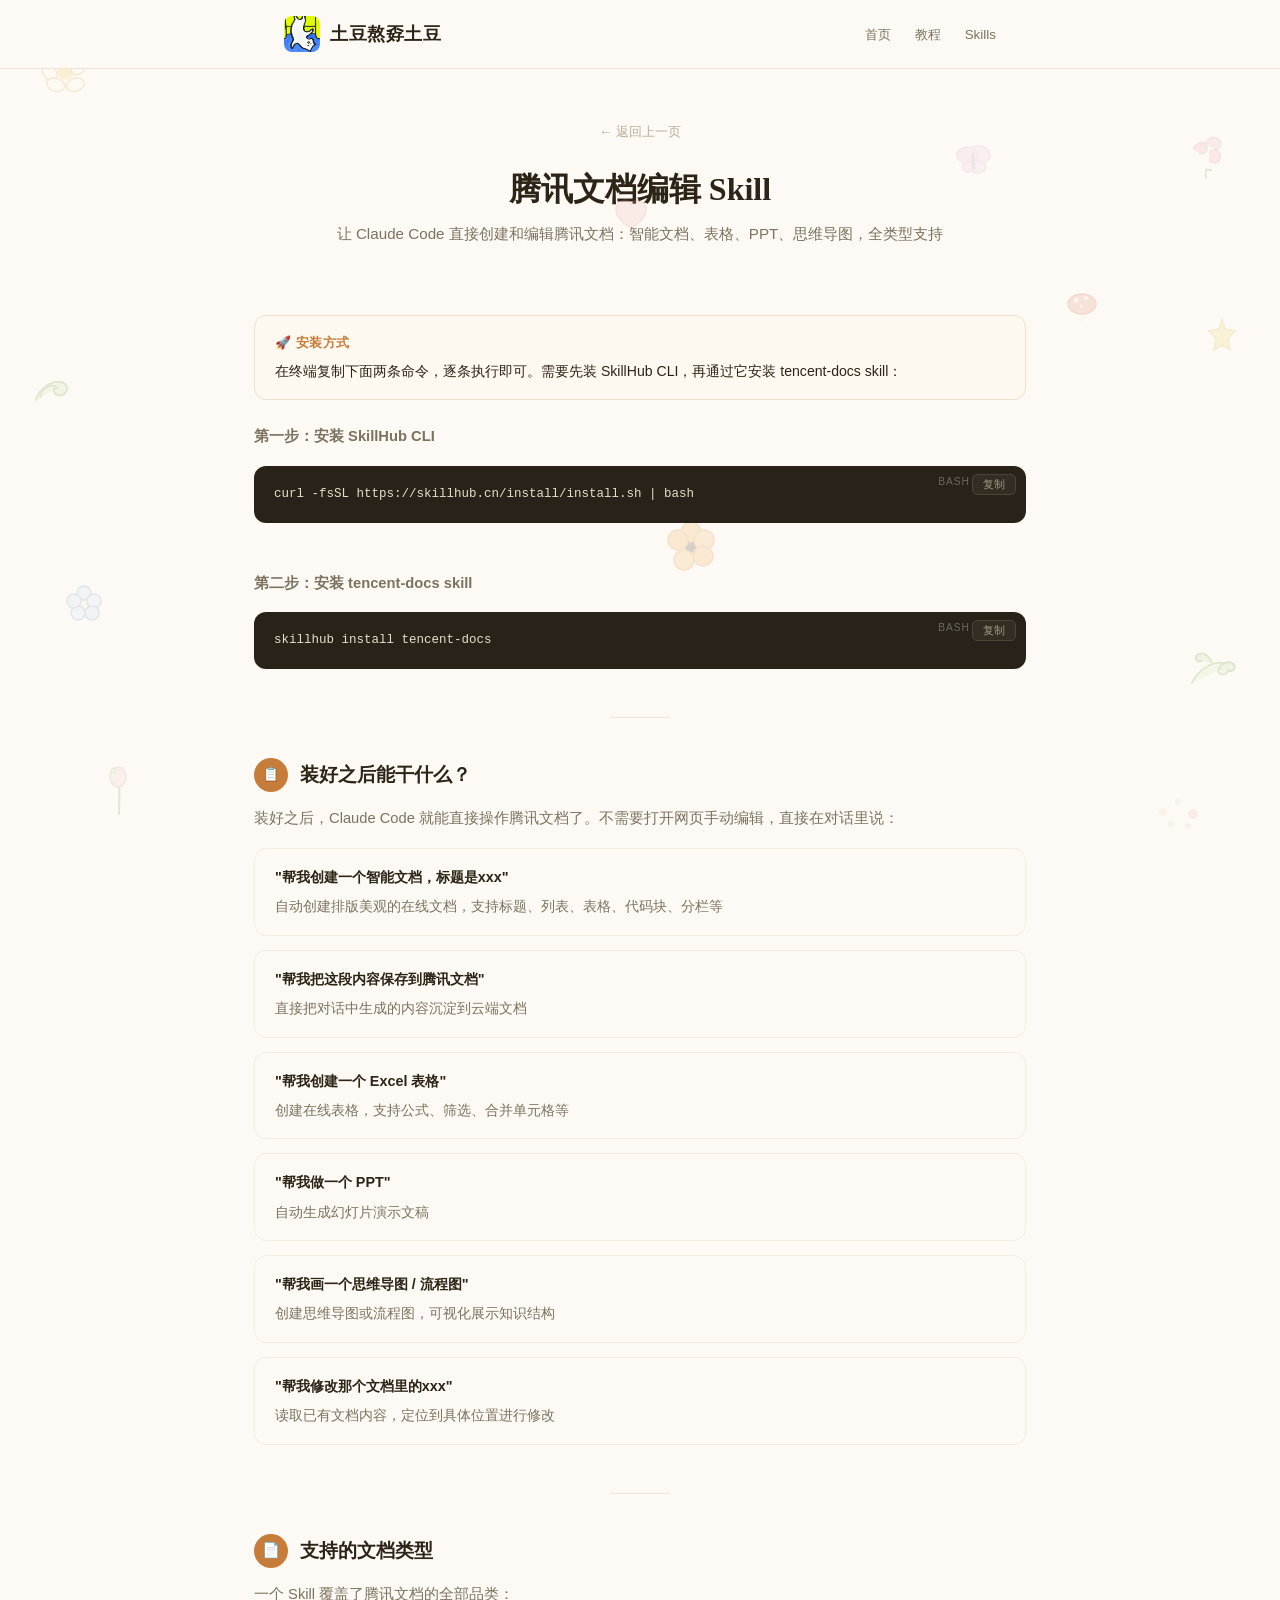
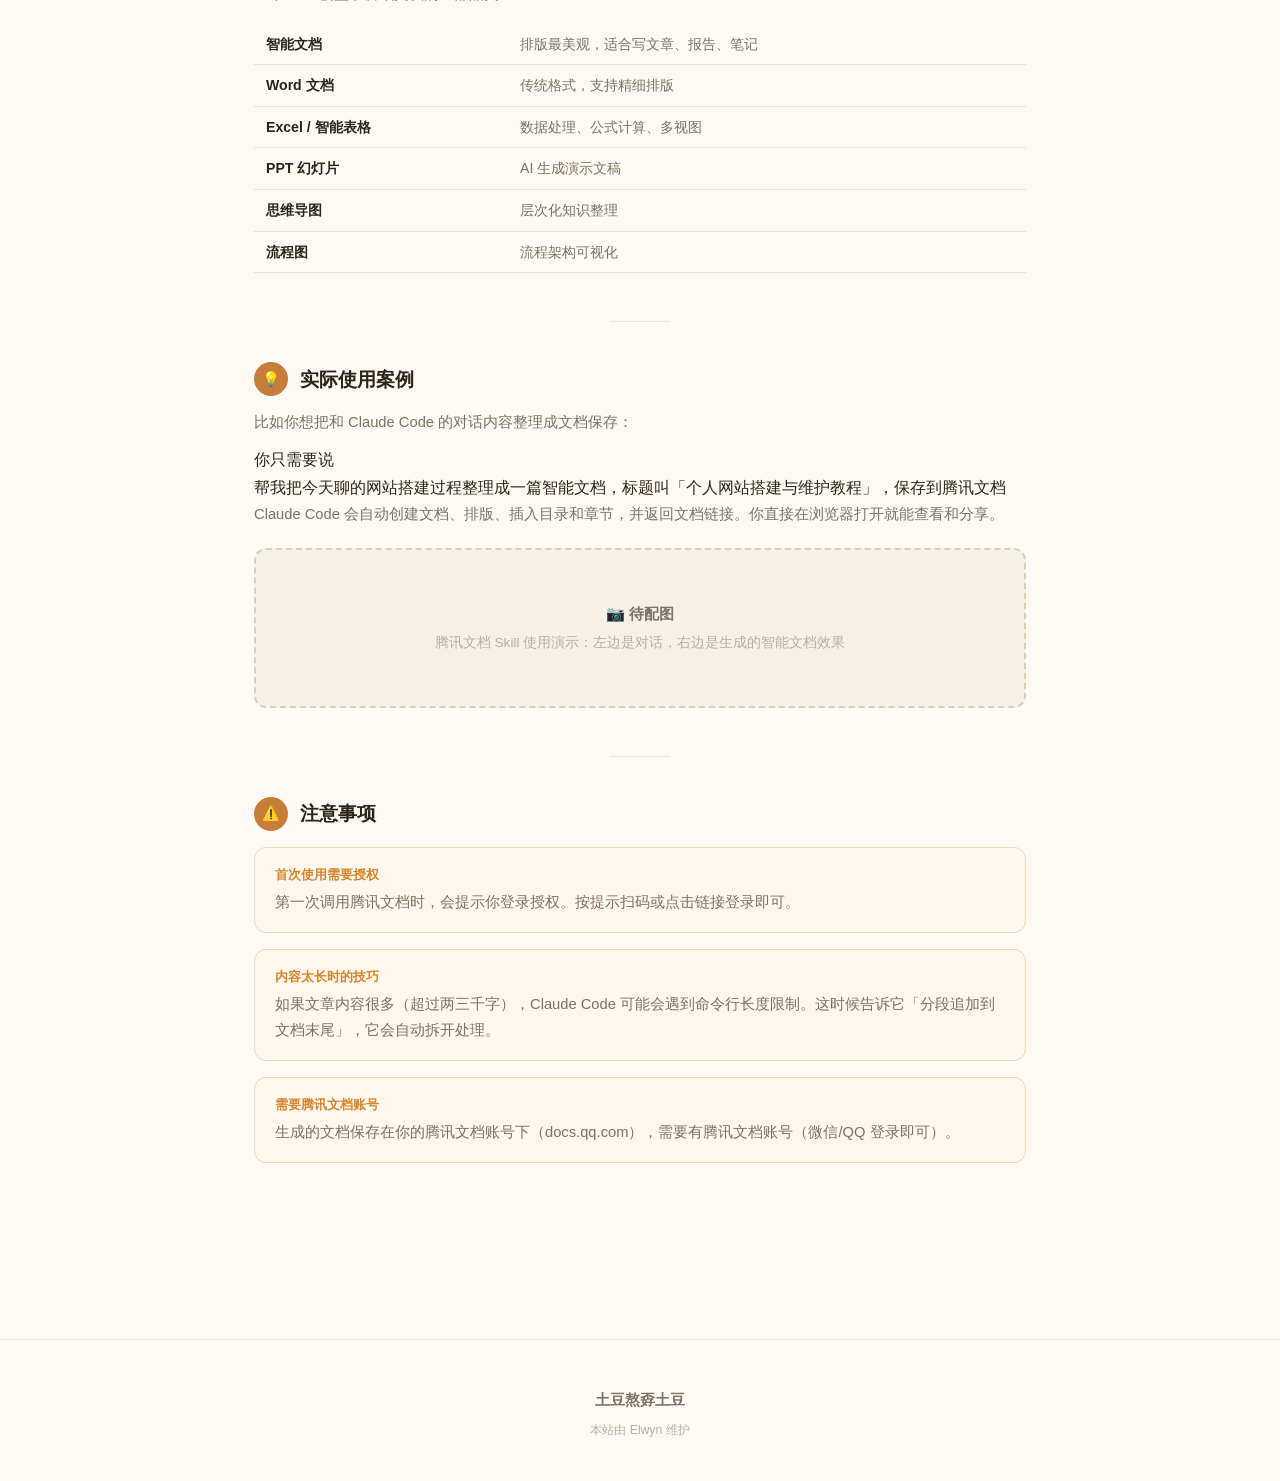
<file: tencent-docs-skill.html>
<!DOCTYPE html>
<html lang="zh-CN">
<head>
    <meta charset="UTF-8">
    <meta name="viewport" content="width=device-width, initial-scale=1.0">
    <title>腾讯文档编辑 Skill — 土豆熬孬土豆</title>
    <meta name="description" content="让 Claude Code 直接创建和编辑腾讯文档：智能文档、表格、PPT、思维导图。">
    <link rel="stylesheet" href="site.css">
</head>
<body>
<!-- 全站装饰元素 -->
<div class="decor-el decor-1" style="top:5%;left:3%;width:55px;height:55px;animation:decorFloat1 7s infinite"><svg viewBox="0 0 60 60"><circle cx="30" cy="30" r="8" fill="#f0c040"/><ellipse cx="30" cy="12" rx="7" ry="10" fill="#fff8f0" stroke="#d4a040" stroke-width="1.5"/><ellipse cx="46" cy="24" rx="7" ry="10" fill="#fff8f0" stroke="#d4a040" stroke-width="1.5" transform="rotate(72,30,30)"/><ellipse cx="44" cy="40" rx="7" ry="10" fill="#fff8f0" stroke="#d4a040" stroke-width="1.5" transform="rotate(144,30,30)"/><ellipse cx="22" cy="44" rx="7" ry="10" fill="#fff8f0" stroke="#d4a040" stroke-width="1.5" transform="rotate(216,30,30)"/><ellipse cx="14" cy="24" rx="7" ry="10" fill="#fff8f0" stroke="#d4a040" stroke-width="1.5" transform="rotate(288,30,30)"/></svg></div>
<div class="decor-el decor-2" style="top:14%;right:4%;width:45px;height:60px;animation:decorFloat2 8s 1s infinite"><svg viewBox="0 0 50 60"><path d="M25 55c-1-3-1-8 0-10 2 0 4 0 6 1" stroke="#7a9a4a" stroke-width="2" fill="none"/><path d="M10 22c3-6 12-10 15-5 3 6-2 12-8 10" fill="#f0a0b0" stroke="#d08090" stroke-width="1.5"/><path d="M25 18c0-8 8-12 14-6 4 4 0 12-6 10" fill="#f0b0c0" stroke="#d08090" stroke-width="1.5"/><path d="M28 25c6-4 14 0 12 8-2 6-10 6-12 0" fill="#f0a0b0" stroke="#d08090" stroke-width="1.5"/></svg></div>
<div class="decor-el decor-3" style="top:40%;left:2%;width:50px;height:50px;animation:decorFloat3 9s 0.5s infinite"><svg viewBox="0 0 50 50"><path d="M10 40c2-10 15-20 25-18 5 1 8 6 5 10-3 5-10 4-12 0-1-3 2-6 4-4" stroke="#7a9a4a" stroke-width="2" fill="#c8e0a0" stroke-linecap="round"/><path d="M14 38c1-8 8-14 16-12" stroke="#6a8a3a" stroke-width="1.5" fill="none"/></svg></div>
<div class="decor-el decor-4" style="top:35%;right:3%;width:40px;height:40px;animation:decorFloat1 6s 2s infinite"><svg viewBox="0 0 40 40"><path d="M20 4l3 10 10 2-7 8 2 11-8-5-8 5 2-11-7-8 10-2z" fill="#f0d060" stroke="#d0b040" stroke-width="1.5"/></svg></div>
<div class="decor-el decor-5" style="top:65%;left:5%;width:40px;height:40px;animation:decorFloat2 7.5s 1.5s infinite"><svg viewBox="0 0 40 40"><circle cx="20" cy="20" r="4" fill="#f0f0c0"/><circle cx="20" cy="8" r="7" fill="#c0d8f0" stroke="#8090c0" stroke-width="1.5"/><circle cx="30" cy="16" r="7" fill="#c8ddf4" stroke="#8090c0" stroke-width="1.5"/><circle cx="28" cy="28" r="7" fill="#c0d8f0" stroke="#8090c0" stroke-width="1.5"/><circle cx="14" cy="28" r="7" fill="#c8ddf4" stroke="#8090c0" stroke-width="1.5"/><circle cx="10" cy="16" r="7" fill="#c0d8f0" stroke="#8090c0" stroke-width="1.5"/></svg></div>
<div class="decor-el decor-6" style="top:72%;right:3%;width:55px;height:45px;animation:decorFloat3 8.5s 0.8s infinite"><svg viewBox="0 0 55 45"><path d="M5 35c5-12 20-22 30-20 4 1 8 4 6 8-2 5-8 4-10 1-1-2 2-5 4-3" stroke="#7a9a4a" stroke-width="2" fill="#c8e8b0" stroke-linecap="round"/><path d="M25 15c-3-8-10-12-15-8-3 3 0 8 5 6" stroke="#6a8a3a" stroke-width="1.8" fill="#b8d898"/><path d="M32 20c4-6 12-8 15-3 2 4-2 8-7 5" stroke="#6a8a3a" stroke-width="1.8" fill="#b8d898"/></svg></div>
<div class="decor-el decor-7" style="top:22%;left:48%;width:35px;height:35px;animation:decorFloat1 10s 3s infinite"><svg viewBox="0 0 35 35"><path d="M17 30c-8-4-15-12-15-18 0-6 4-10 9-10 4 0 6 3 6 6 0-3 2-6 6-6 5 0 9 4 9 10 0 6-7 14-15 18z" fill="#f0b0b0" stroke="#d08080" stroke-width="1.5"/></svg></div>
<div class="decor-el decor-8" style="top:58%;left:52%;width:50px;height:50px;animation:decorFloat2 7s 2s infinite"><svg viewBox="0 0 50 50"><circle cx="25" cy="25" r="6" fill="#3a2a1a"/><circle cx="25" cy="10" r="10" fill="#f0a040" stroke="#d08030" stroke-width="1.5"/><circle cx="38" cy="18" r="10" fill="#f0b050" stroke="#d08030" stroke-width="1.5"/><circle cx="37" cy="34" r="10" fill="#f0a040" stroke="#d08030" stroke-width="1.5"/><circle cx="18" cy="38" r="10" fill="#f0b050" stroke="#d08030" stroke-width="1.5"/><circle cx="12" cy="18" r="10" fill="#f0a040" stroke="#d08030" stroke-width="1.5"/></svg></div>
<div class="decor-el decor-9" style="top:85%;left:8%;width:35px;height:50px;animation:decorFloat3 6.5s 1s infinite"><svg viewBox="0 0 35 50"><path d="M17 50c0-15 1-25 0-32-1 2-3 2-4 1" stroke="#7a9a4a" stroke-width="2" fill="none"/><ellipse cx="16" cy="12" rx="8" ry="10" fill="#f0c0c0" stroke="#d09090" stroke-width="1.5"/><path d="M10 8c-2-3 0-6 3-4 2 2 0 5-2 4" fill="#c8e0a0" stroke="#7a9a4a" stroke-width="1"/></svg></div>
<div class="decor-el decor-10" style="top:88%;right:6%;width:50px;height:40px;animation:decorFloat1 9s 1.5s infinite"><svg viewBox="0 0 50 40"><circle cx="10" cy="20" r="4" fill="#f0d0a0"/><circle cx="25" cy="10" r="3" fill="#c0d8f0"/><circle cx="40" cy="22" r="5" fill="#f0b0b0"/><circle cx="18" cy="32" r="3.5" fill="#c8e0b0"/><circle cx="35" cy="34" r="3" fill="#f0c0d0"/></svg></div>
<div class="decor-el decor-11" style="top:32%;right:14%;width:35px;height:40px;animation:decorFloat3 8s 2.5s infinite"><svg viewBox="0 0 35 40"><rect x="13" y="18" width="6" height="16" rx="3" fill="#f5efe0"/><ellipse cx="16" cy="16" rx="14" ry="10" fill="#e08060" stroke="#c06040" stroke-width="1.5"/><circle cx="10" cy="12" r="2.5" fill="#fff" opacity="0.7"/><circle cx="20" cy="10" r="2" fill="#fff" opacity="0.7"/><circle cx="15" cy="18" r="1.5" fill="#fff" opacity="0.7"/></svg></div>
<div class="decor-el decor-12" style="top:15%;right:22%;width:45px;height:40px;animation:decorFloat2 7s 0.5s infinite"><svg viewBox="0 0 45 40"><ellipse cx="25" cy="20" rx="12" ry="9" fill="#f0c8e0" stroke="#d0a0c0" stroke-width="1.5"/><ellipse cx="14" cy="20" rx="10" ry="8" fill="#e8b8d8" stroke="#d0a0c0" stroke-width="1.5"/><ellipse cx="25" cy="32" rx="8" ry="6" fill="#f0c8e0" stroke="#d0a0c0" stroke-width="1.5"/><ellipse cx="16" cy="32" rx="7" ry="5" fill="#e8b8d8" stroke="#d0a0c0" stroke-width="1.5"/><line x1="20" y1="18" x2="20" y2="34" stroke="#a080a0" stroke-width="2"/></svg></div>

<div class="progress-bar" id="progressBar"></div>

<header class="site-header">
    <div class="header-inner">
        <a href="index.html" class="site-logo"><img src="logo.png" alt="logo" class="site-logo-img">土豆熬孬土豆</a>
        <nav>
            <ul class="site-nav">
                <li><a href="index.html">首页</a></li>
                <li><a href="tutorials.html">教程</a></li>
                <li><a href="skills.html">Skills</a></li>
            </ul>
        </nav>
    </div>
</header>

<main class="main">

    <div class="article-header">
        <a href="javascript:history.back()" class="back-link">&larr; 返回上一页</a>
        <h1>腾讯文档编辑 Skill</h1>
        <p class="subtitle">让 Claude Code 直接创建和编辑腾讯文档：智能文档、表格、PPT、思维导图，全类型支持</p>
    </div>

    <!-- 安装方式 -->
    <div class="tip" style="margin-bottom:24px;">
        <div class="tip-title">🚀 安装方式</div>
        <p>在终端复制下面两条命令，逐条执行即可。需要先装 SkillHub CLI，再通过它安装 tencent-docs skill：</p>
    </div>

    <!-- Step 1: Install CLI -->
    <div class="step">
        <p style="font-weight:600;margin-bottom:4px;">第一步：安装 SkillHub CLI</p>
        <div class="code-block">
            <span class="lang-tag">bash</span>
            <button class="copy-btn" onclick="copyCode(this)">复制</button>
            <code>curl -fsSL https://skillhub.cn/install/install.sh | bash</code>
        </div>
    </div>

    <!-- Step 2: Install skill -->
    <div class="step">
        <p style="font-weight:600;margin-bottom:4px;">第二步：安装 tencent-docs skill</p>
        <div class="code-block">
            <span class="lang-tag">bash</span>
            <button class="copy-btn" onclick="copyCode(this)">复制</button>
            <code>skillhub install tencent-docs</code>
        </div>
    </div>

    <div class="section-divider"></div>

    <!-- 能干什么 -->
    <section class="step">
        <div class="step-header">
            <div class="step-number">📋</div>
            <h2>装好之后能干什么？</h2>
        </div>
        <p>装好之后，Claude Code 就能直接操作腾讯文档了。不需要打开网页手动编辑，直接在对话里说：</p>

        <div class="qa-list" style="margin-top:16px;">
            <div class="qa-item">
                <div class="qa-q">"帮我创建一个智能文档，标题是xxx"</div>
                <div class="qa-a">自动创建排版美观的在线文档，支持标题、列表、表格、代码块、分栏等</div>
            </div>
            <div class="qa-item">
                <div class="qa-q">"帮我把这段内容保存到腾讯文档"</div>
                <div class="qa-a">直接把对话中生成的内容沉淀到云端文档</div>
            </div>
            <div class="qa-item">
                <div class="qa-q">"帮我创建一个 Excel 表格"</div>
                <div class="qa-a">创建在线表格，支持公式、筛选、合并单元格等</div>
            </div>
            <div class="qa-item">
                <div class="qa-q">"帮我做一个 PPT"</div>
                <div class="qa-a">自动生成幻灯片演示文稿</div>
            </div>
            <div class="qa-item">
                <div class="qa-q">"帮我画一个思维导图 / 流程图"</div>
                <div class="qa-a">创建思维导图或流程图，可视化展示知识结构</div>
            </div>
            <div class="qa-item">
                <div class="qa-q">"帮我修改那个文档里的xxx"</div>
                <div class="qa-a">读取已有文档内容，定位到具体位置进行修改</div>
            </div>
        </div>
    </section>

    <div class="section-divider"></div>

    <!-- 支持的文档类型 -->
    <section class="step">
        <div class="step-header">
            <div class="step-number">📄</div>
            <h2>支持的文档类型</h2>
        </div>
        <p>一个 Skill 覆盖了腾讯文档的全部品类：</p>

        <table style="width:100%;border-collapse:collapse;margin:16px 0;font-size:0.88rem;">
            <tr style="border-bottom:1px solid var(--border);">
                <td style="padding:8px 12px;font-weight:600;">智能文档</td>
                <td style="padding:8px 12px;color:var(--text-secondary);">排版最美观，适合写文章、报告、笔记</td>
            </tr>
            <tr style="border-bottom:1px solid var(--border);">
                <td style="padding:8px 12px;font-weight:600;">Word 文档</td>
                <td style="padding:8px 12px;color:var(--text-secondary);">传统格式，支持精细排版</td>
            </tr>
            <tr style="border-bottom:1px solid var(--border);">
                <td style="padding:8px 12px;font-weight:600;">Excel / 智能表格</td>
                <td style="padding:8px 12px;color:var(--text-secondary);">数据处理、公式计算、多视图</td>
            </tr>
            <tr style="border-bottom:1px solid var(--border);">
                <td style="padding:8px 12px;font-weight:600;">PPT 幻灯片</td>
                <td style="padding:8px 12px;color:var(--text-secondary);">AI 生成演示文稿</td>
            </tr>
            <tr style="border-bottom:1px solid var(--border);">
                <td style="padding:8px 12px;font-weight:600;">思维导图</td>
                <td style="padding:8px 12px;color:var(--text-secondary);">层次化知识整理</td>
            </tr>
            <tr style="border-bottom:1px solid var(--border);">
                <td style="padding:8px 12px;font-weight:600;">流程图</td>
                <td style="padding:8px 12px;color:var(--text-secondary);">流程架构可视化</td>
            </tr>
        </table>
    </section>

    <div class="section-divider"></div>

    <!-- 使用案例 -->
    <section class="step">
        <div class="step-header">
            <div class="step-number">💡</div>
            <h2>实际使用案例</h2>
        </div>

        <p>比如你想把和 Claude Code 的对话内容整理成文档保存：</p>

        <div class="prompt-card">
            <div class="prompt-label">你只需要说</div>
            <div class="prompt-text">帮我把今天聊的网站搭建过程整理成一篇智能文档，标题叫「个人网站搭建与维护教程」，保存到腾讯文档</div>
        </div>

        <p>Claude Code 会自动创建文档、排版、插入目录和章节，并返回文档链接。你直接在浏览器打开就能查看和分享。</p>

        <div class="img-placeholder">
            <div><strong>📷 待配图</strong>腾讯文档 Skill 使用演示：左边是对话，右边是生成的智能文档效果</div>
        </div>
    </section>

    <div class="section-divider"></div>

    <!-- 注意事项 -->
    <section class="step">
        <div class="step-header">
            <div class="step-number">⚠️</div>
            <h2>注意事项</h2>
        </div>
        <div class="warning">
            <div class="tip-title">首次使用需要授权</div>
            <p>第一次调用腾讯文档时，会提示你登录授权。按提示扫码或点击链接登录即可。</p>
        </div>
        <div class="warning">
            <div class="tip-title">内容太长时的技巧</div>
            <p>如果文章内容很多（超过两三千字），Claude Code 可能会遇到命令行长度限制。这时候告诉它「分段追加到文档末尾」，它会自动拆开处理。</p>
        </div>
        <div class="warning">
            <div class="tip-title">需要腾讯文档账号</div>
            <p>生成的文档保存在你的腾讯文档账号下（docs.qq.com），需要有腾讯文档账号（微信/QQ 登录即可）。</p>
        </div>
    </section>

</main>

<footer class="site-footer">
    <span class="footer-brand">土豆熬孬土豆</span>
    本站由 <a href="index.html">Elwyn</a> 维护
</footer>

<script>
(function() {
    var bar = document.getElementById('progressBar');
    window.addEventListener('scroll', function() {
        var h = document.body.scrollHeight - window.innerHeight;
        bar.style.width = h > 0 ? Math.min(100, (window.scrollY / h) * 100) + '%' : '0%';
    }, { passive: true });
})();
function copyCode(btn) {
    var code = btn.parentElement.querySelector('code');
    navigator.clipboard.writeText(code.innerText).then(function() {
        btn.textContent = '已复制'; btn.classList.add('copied');
        setTimeout(function() { btn.textContent = '复制'; btn.classList.remove('copied'); }, 2000);
    });
}
</script>

</body>
</html>
</file>
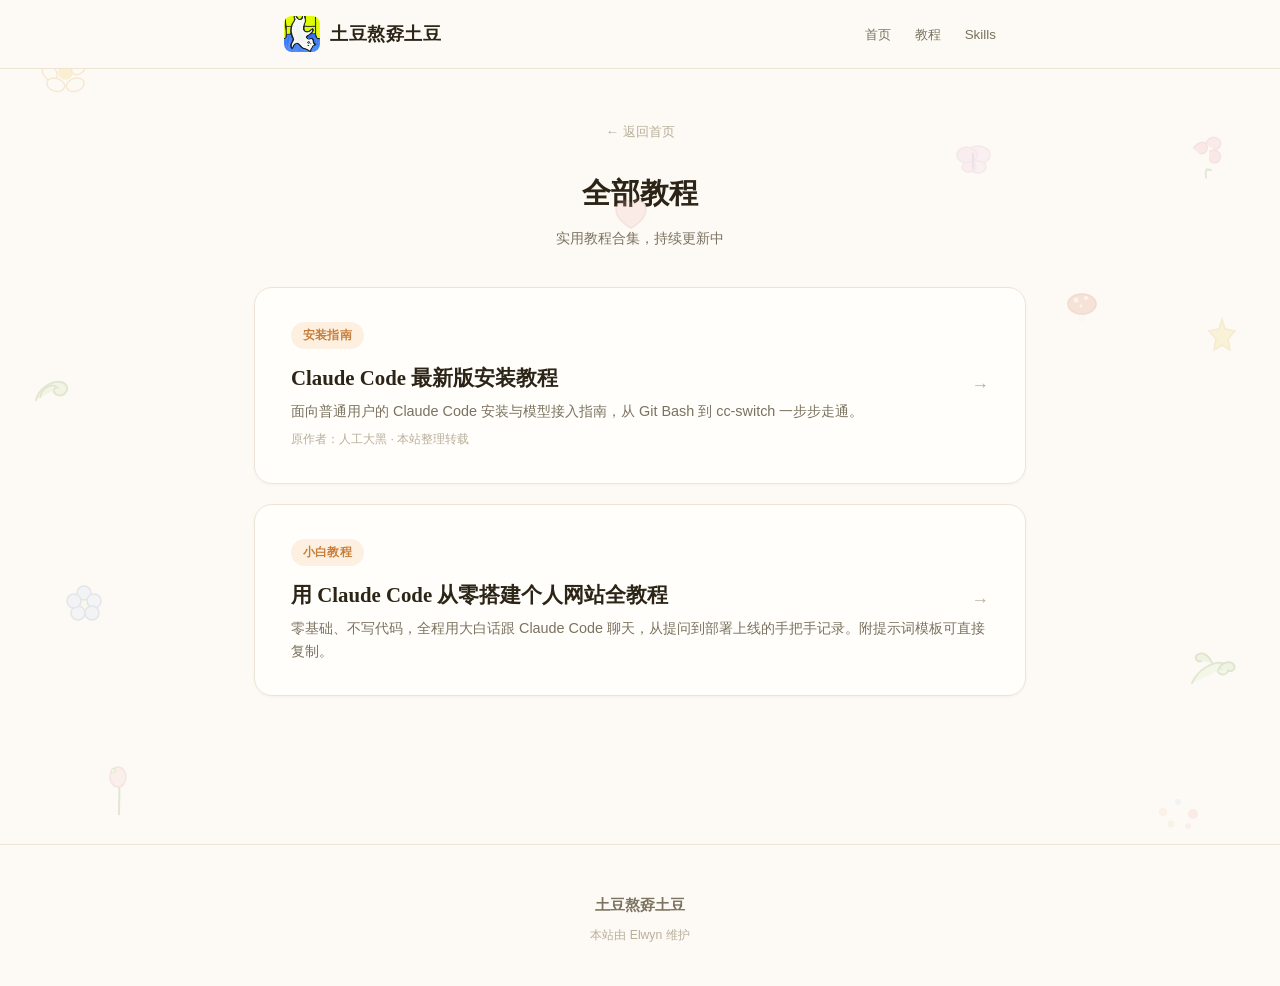
<file: tutorials.html>
<!DOCTYPE html>
<html lang="zh-CN">
<head>
    <meta charset="UTF-8">
    <meta name="viewport" content="width=device-width, initial-scale=1.0">
    <title>全部教程 — 土豆熬孬土豆</title>
    <meta name="description" content="实用教程合集：Claude Code 安装、个人网站搭建等。">
    <link rel="stylesheet" href="site.css">
    <style>
        .category-header {
            text-align: center;
            padding: 48px 0 36px;
        }
        .category-header .back-link {
            display: inline-block;
            font-size: 0.84rem;
            color: var(--text-tertiary);
            text-decoration: none;
            margin-bottom: 24px;
        }
        .category-header .back-link:hover { color: var(--accent); }
        .category-header h1 {
            font-family: "Noto Serif SC", serif;
            font-size: 1.8rem;
            font-weight: 600;
            margin-bottom: 8px;
        }
        .category-header .subtitle {
            color: var(--text-secondary);
            font-size: 0.9rem;
        }
    </style>
</head>
<body>
<!-- 全站装饰元素 -->
<div class="decor-el decor-1" style="top:5%;left:3%;width:55px;height:55px;animation:decorFloat1 7s infinite"><svg viewBox="0 0 60 60"><circle cx="30" cy="30" r="8" fill="#f0c040"/><ellipse cx="30" cy="12" rx="7" ry="10" fill="#fff8f0" stroke="#d4a040" stroke-width="1.5"/><ellipse cx="46" cy="24" rx="7" ry="10" fill="#fff8f0" stroke="#d4a040" stroke-width="1.5" transform="rotate(72,30,30)"/><ellipse cx="44" cy="40" rx="7" ry="10" fill="#fff8f0" stroke="#d4a040" stroke-width="1.5" transform="rotate(144,30,30)"/><ellipse cx="22" cy="44" rx="7" ry="10" fill="#fff8f0" stroke="#d4a040" stroke-width="1.5" transform="rotate(216,30,30)"/><ellipse cx="14" cy="24" rx="7" ry="10" fill="#fff8f0" stroke="#d4a040" stroke-width="1.5" transform="rotate(288,30,30)"/></svg></div>
<div class="decor-el decor-2" style="top:14%;right:4%;width:45px;height:60px;animation:decorFloat2 8s 1s infinite"><svg viewBox="0 0 50 60"><path d="M25 55c-1-3-1-8 0-10 2 0 4 0 6 1" stroke="#7a9a4a" stroke-width="2" fill="none"/><path d="M10 22c3-6 12-10 15-5 3 6-2 12-8 10" fill="#f0a0b0" stroke="#d08090" stroke-width="1.5"/><path d="M25 18c0-8 8-12 14-6 4 4 0 12-6 10" fill="#f0b0c0" stroke="#d08090" stroke-width="1.5"/><path d="M28 25c6-4 14 0 12 8-2 6-10 6-12 0" fill="#f0a0b0" stroke="#d08090" stroke-width="1.5"/></svg></div>
<div class="decor-el decor-3" style="top:40%;left:2%;width:50px;height:50px;animation:decorFloat3 9s 0.5s infinite"><svg viewBox="0 0 50 50"><path d="M10 40c2-10 15-20 25-18 5 1 8 6 5 10-3 5-10 4-12 0-1-3 2-6 4-4" stroke="#7a9a4a" stroke-width="2" fill="#c8e0a0" stroke-linecap="round"/><path d="M14 38c1-8 8-14 16-12" stroke="#6a8a3a" stroke-width="1.5" fill="none"/></svg></div>
<div class="decor-el decor-4" style="top:35%;right:3%;width:40px;height:40px;animation:decorFloat1 6s 2s infinite"><svg viewBox="0 0 40 40"><path d="M20 4l3 10 10 2-7 8 2 11-8-5-8 5 2-11-7-8 10-2z" fill="#f0d060" stroke="#d0b040" stroke-width="1.5"/></svg></div>
<div class="decor-el decor-5" style="top:65%;left:5%;width:40px;height:40px;animation:decorFloat2 7.5s 1.5s infinite"><svg viewBox="0 0 40 40"><circle cx="20" cy="20" r="4" fill="#f0f0c0"/><circle cx="20" cy="8" r="7" fill="#c0d8f0" stroke="#8090c0" stroke-width="1.5"/><circle cx="30" cy="16" r="7" fill="#c8ddf4" stroke="#8090c0" stroke-width="1.5"/><circle cx="28" cy="28" r="7" fill="#c0d8f0" stroke="#8090c0" stroke-width="1.5"/><circle cx="14" cy="28" r="7" fill="#c8ddf4" stroke="#8090c0" stroke-width="1.5"/><circle cx="10" cy="16" r="7" fill="#c0d8f0" stroke="#8090c0" stroke-width="1.5"/></svg></div>
<div class="decor-el decor-6" style="top:72%;right:3%;width:55px;height:45px;animation:decorFloat3 8.5s 0.8s infinite"><svg viewBox="0 0 55 45"><path d="M5 35c5-12 20-22 30-20 4 1 8 4 6 8-2 5-8 4-10 1-1-2 2-5 4-3" stroke="#7a9a4a" stroke-width="2" fill="#c8e8b0" stroke-linecap="round"/><path d="M25 15c-3-8-10-12-15-8-3 3 0 8 5 6" stroke="#6a8a3a" stroke-width="1.8" fill="#b8d898"/><path d="M32 20c4-6 12-8 15-3 2 4-2 8-7 5" stroke="#6a8a3a" stroke-width="1.8" fill="#b8d898"/></svg></div>
<div class="decor-el decor-7" style="top:22%;left:48%;width:35px;height:35px;animation:decorFloat1 10s 3s infinite"><svg viewBox="0 0 35 35"><path d="M17 30c-8-4-15-12-15-18 0-6 4-10 9-10 4 0 6 3 6 6 0-3 2-6 6-6 5 0 9 4 9 10 0 6-7 14-15 18z" fill="#f0b0b0" stroke="#d08080" stroke-width="1.5"/></svg></div>
<div class="decor-el decor-8" style="top:58%;left:52%;width:50px;height:50px;animation:decorFloat2 7s 2s infinite"><svg viewBox="0 0 50 50"><circle cx="25" cy="25" r="6" fill="#3a2a1a"/><circle cx="25" cy="10" r="10" fill="#f0a040" stroke="#d08030" stroke-width="1.5"/><circle cx="38" cy="18" r="10" fill="#f0b050" stroke="#d08030" stroke-width="1.5"/><circle cx="37" cy="34" r="10" fill="#f0a040" stroke="#d08030" stroke-width="1.5"/><circle cx="18" cy="38" r="10" fill="#f0b050" stroke="#d08030" stroke-width="1.5"/><circle cx="12" cy="18" r="10" fill="#f0a040" stroke="#d08030" stroke-width="1.5"/></svg></div>
<div class="decor-el decor-9" style="top:85%;left:8%;width:35px;height:50px;animation:decorFloat3 6.5s 1s infinite"><svg viewBox="0 0 35 50"><path d="M17 50c0-15 1-25 0-32-1 2-3 2-4 1" stroke="#7a9a4a" stroke-width="2" fill="none"/><ellipse cx="16" cy="12" rx="8" ry="10" fill="#f0c0c0" stroke="#d09090" stroke-width="1.5"/><path d="M10 8c-2-3 0-6 3-4 2 2 0 5-2 4" fill="#c8e0a0" stroke="#7a9a4a" stroke-width="1"/></svg></div>
<div class="decor-el decor-10" style="top:88%;right:6%;width:50px;height:40px;animation:decorFloat1 9s 1.5s infinite"><svg viewBox="0 0 50 40"><circle cx="10" cy="20" r="4" fill="#f0d0a0"/><circle cx="25" cy="10" r="3" fill="#c0d8f0"/><circle cx="40" cy="22" r="5" fill="#f0b0b0"/><circle cx="18" cy="32" r="3.5" fill="#c8e0b0"/><circle cx="35" cy="34" r="3" fill="#f0c0d0"/></svg></div>
<div class="decor-el decor-11" style="top:32%;right:14%;width:35px;height:40px;animation:decorFloat3 8s 2.5s infinite"><svg viewBox="0 0 35 40"><rect x="13" y="18" width="6" height="16" rx="3" fill="#f5efe0"/><ellipse cx="16" cy="16" rx="14" ry="10" fill="#e08060" stroke="#c06040" stroke-width="1.5"/><circle cx="10" cy="12" r="2.5" fill="#fff" opacity="0.7"/><circle cx="20" cy="10" r="2" fill="#fff" opacity="0.7"/><circle cx="15" cy="18" r="1.5" fill="#fff" opacity="0.7"/></svg></div>
<div class="decor-el decor-12" style="top:15%;right:22%;width:45px;height:40px;animation:decorFloat2 7s 0.5s infinite"><svg viewBox="0 0 45 40"><ellipse cx="25" cy="20" rx="12" ry="9" fill="#f0c8e0" stroke="#d0a0c0" stroke-width="1.5"/><ellipse cx="14" cy="20" rx="10" ry="8" fill="#e8b8d8" stroke="#d0a0c0" stroke-width="1.5"/><ellipse cx="25" cy="32" rx="8" ry="6" fill="#f0c8e0" stroke="#d0a0c0" stroke-width="1.5"/><ellipse cx="16" cy="32" rx="7" ry="5" fill="#e8b8d8" stroke="#d0a0c0" stroke-width="1.5"/><line x1="20" y1="18" x2="20" y2="34" stroke="#a080a0" stroke-width="2"/></svg></div>

<div class="progress-bar" id="progressBar"></div>

<header class="site-header">
    <div class="header-inner">
        <a href="index.html" class="site-logo"><img src="logo.png" alt="logo" class="site-logo-img">土豆熬孬土豆</a>
        <nav>
            <ul class="site-nav">
                <li><a href="index.html">首页</a></li>
                <li><a href="tutorials.html">教程</a></li>
                <li><a href="skills.html">Skills</a></li>
            </ul>
        </nav>
    </div>
</header>

<main class="main">

    <div class="category-header">
        <a href="index.html" class="back-link">&larr; 返回首页</a>
        <h1>全部教程</h1>
        <p class="subtitle">实用教程合集，持续更新中</p>
    </div>

    <a href="cc-install.html" class="article-card">
        <span class="card-tag">安装指南</span>
        <h3>Claude Code 最新版安装教程</h3>
        <p class="card-desc">面向普通用户的 Claude Code 安装与模型接入指南，从 Git Bash 到 cc-switch 一步步走通。</p>
        <p style="font-size:0.78rem;color:var(--text-tertiary);margin-top:6px;">原作者：人工大黑 · 本站整理转载</p>
        <span class="card-arrow">&rarr;</span>
    </a>

    <a href="how-to-build-site.html" class="article-card">
        <span class="card-tag">小白教程</span>
        <h3>用 Claude Code 从零搭建个人网站全教程</h3>
        <p class="card-desc">零基础、不写代码，全程用大白话跟 Claude Code 聊天，从提问到部署上线的手把手记录。附提示词模板可直接复制。</p>
        <span class="card-arrow">&rarr;</span>
    </a>

</main>

<footer class="site-footer">
    <span class="footer-brand">土豆熬孬土豆</span>
    本站由 <a href="index.html">Elwyn</a> 维护
</footer>

<script>
(function() {
    var bar = document.getElementById('progressBar');
    window.addEventListener('scroll', function() {
        var h = document.body.scrollHeight - window.innerHeight;
        bar.style.width = h > 0 ? Math.min(100, (window.scrollY / h) * 100) + '%' : '0%';
    }, { passive: true });
})();
</script>

</body>
</html>
</file>
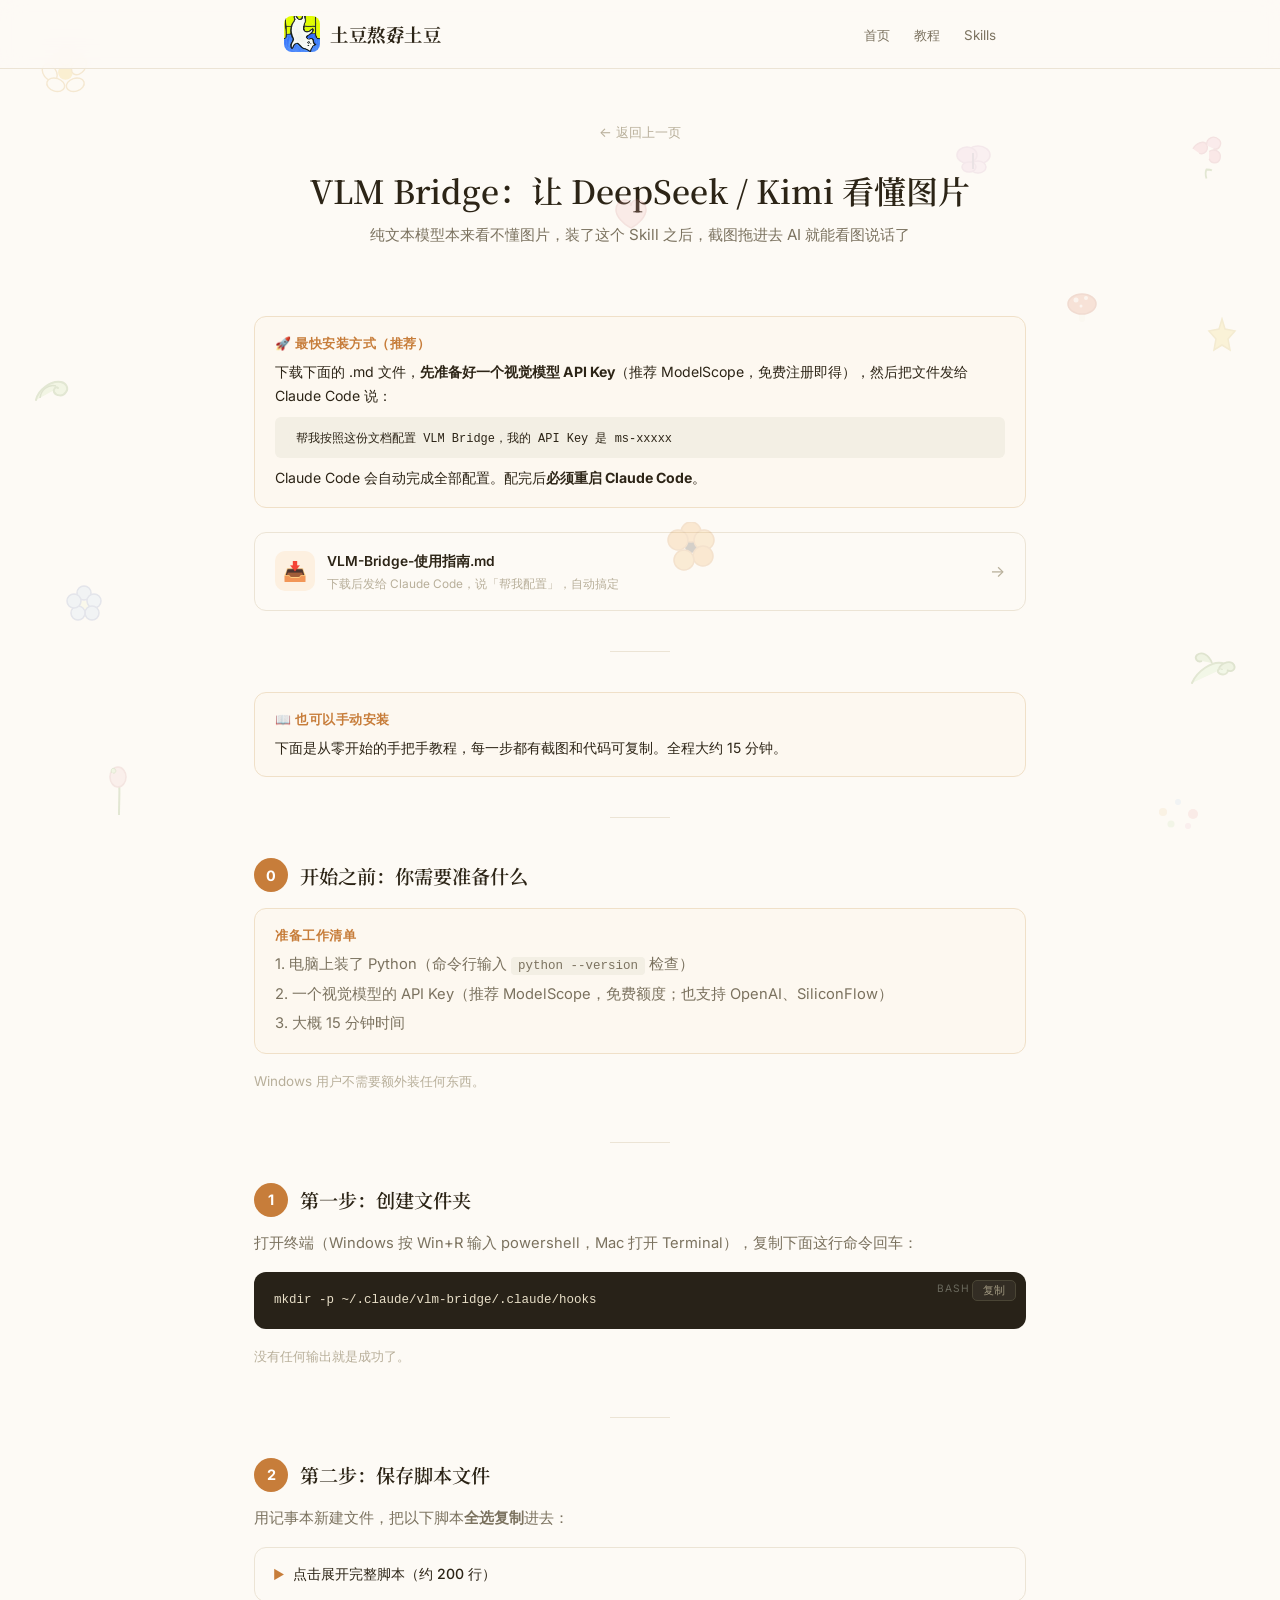
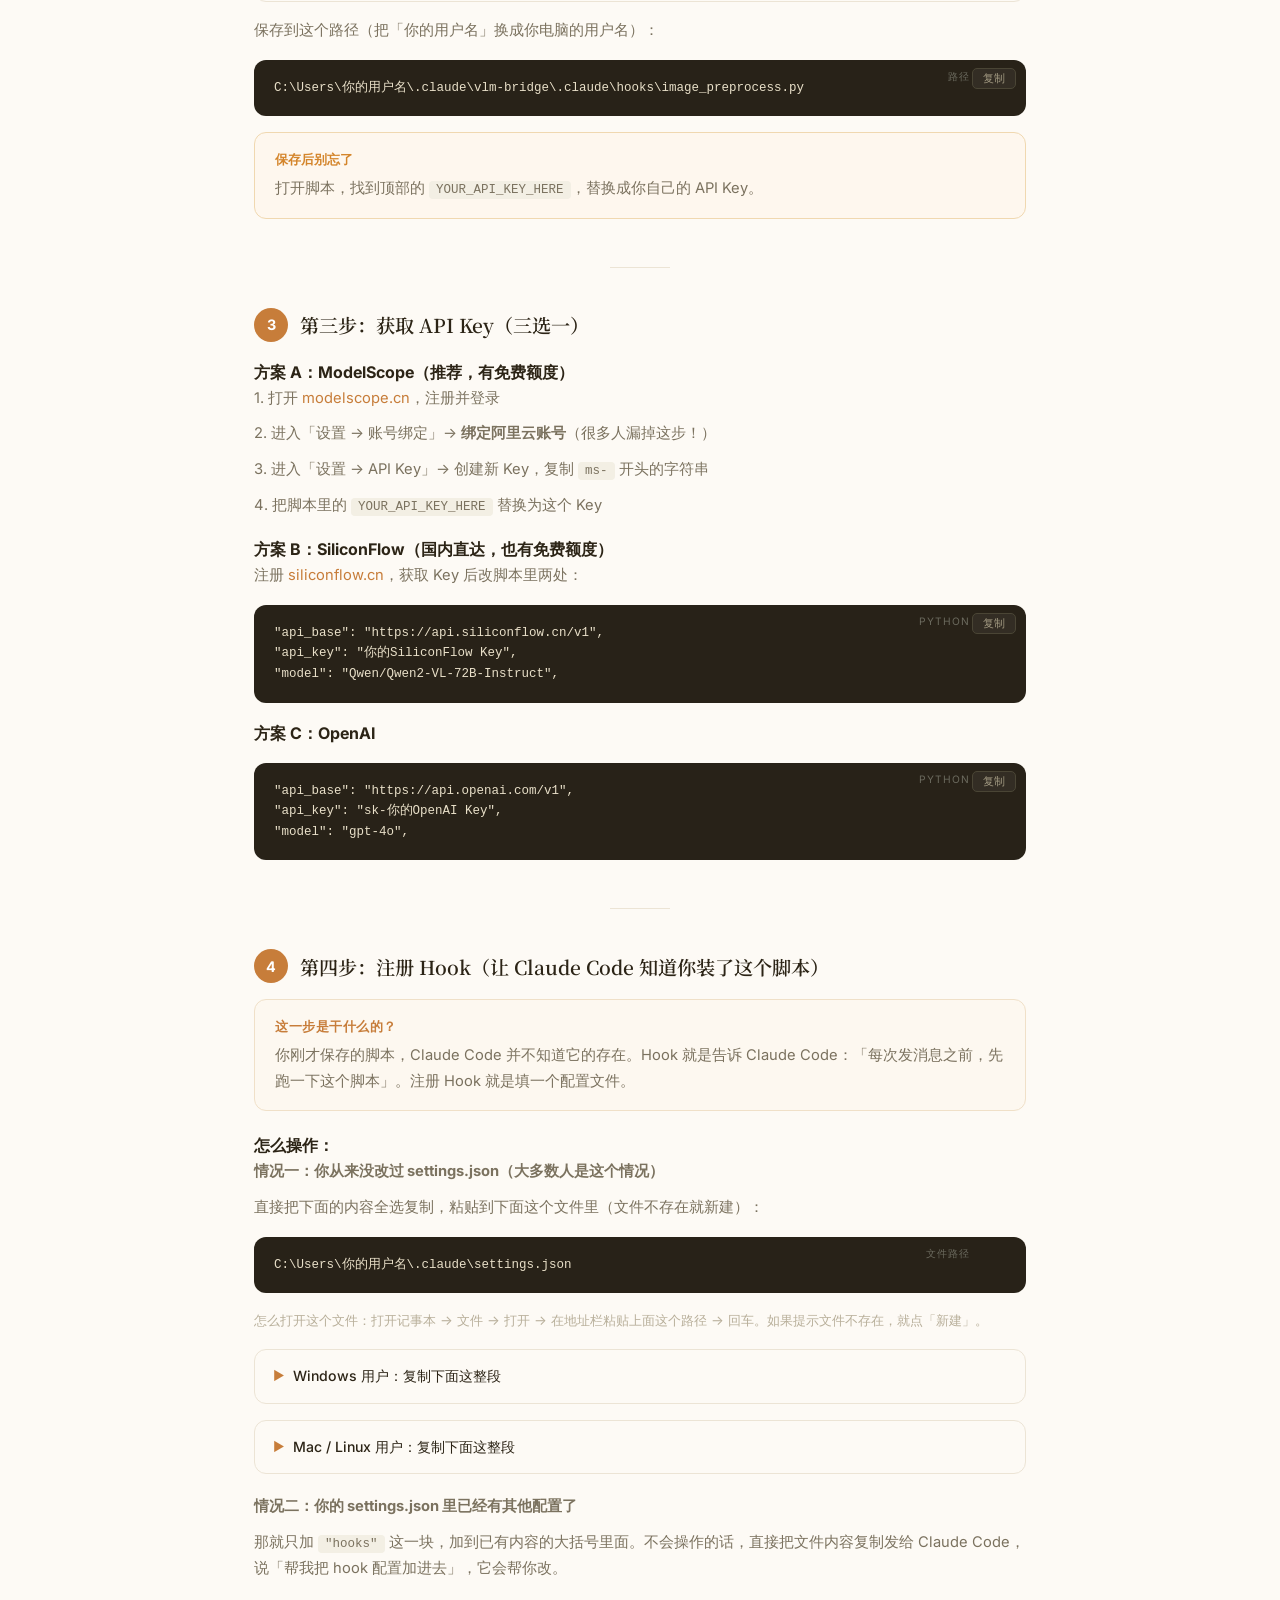
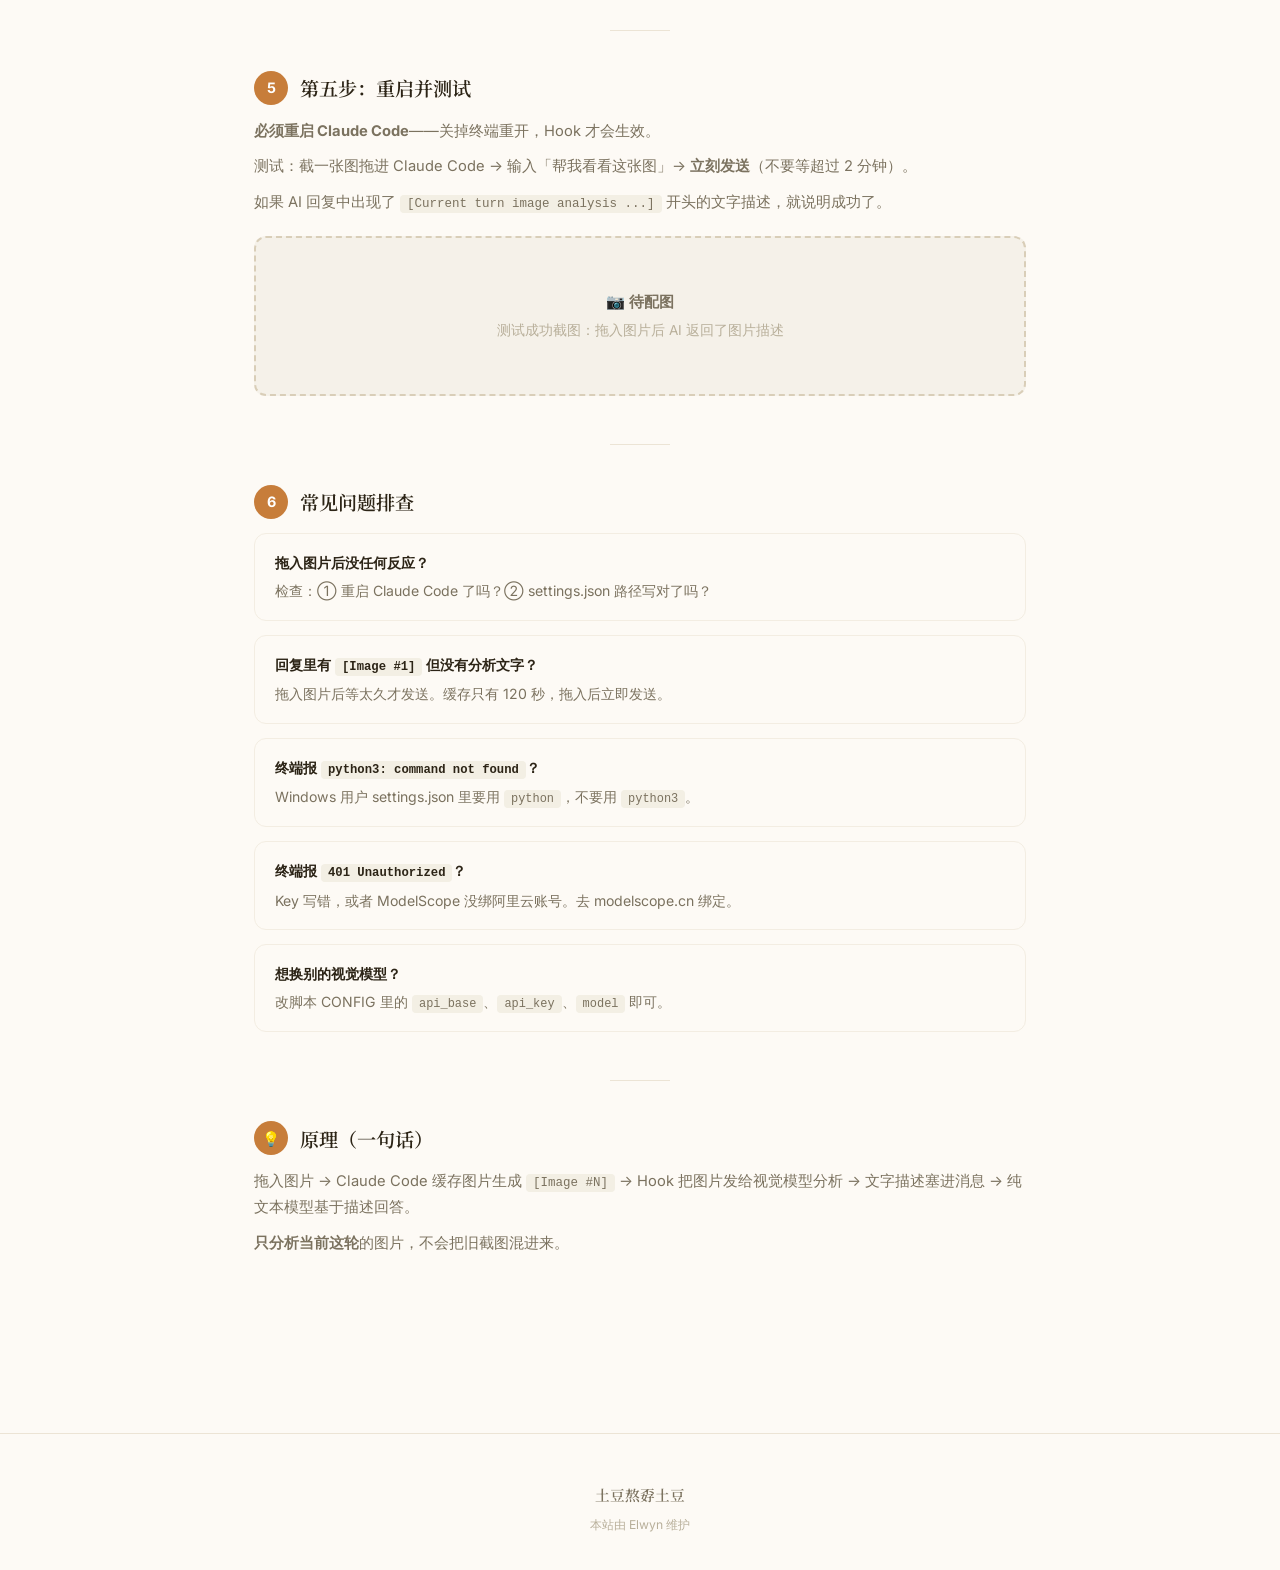
<file: vlm-bridge.html>
<!DOCTYPE html>
<html lang="zh-CN">
<head>
    <meta charset="UTF-8">
    <meta name="viewport" content="width=device-width, initial-scale=1.0">
    <title>VLM Bridge — 土豆熬孬土豆</title>
    <meta name="description" content="让 DeepSeek / Kimi 看懂图片的 Claude Code 扩展技能，小白也能装。">
    <link rel="preconnect" href="https://fonts.googleapis.com">
    <link rel="preconnect" href="https://fonts.gstatic.com" crossorigin>
    <link href="https://fonts.googleapis.com/css2?family=Inter:wght@400;500;600&family=Noto+Serif+SC:wght@400;600;700&display=swap" rel="stylesheet">
    <link rel="stylesheet" href="site.css">
</head>
<body>
<!-- 全站装饰元素 -->
<div class="decor-el decor-1" style="top:5%;left:3%;width:55px;height:55px;animation:decorFloat1 7s infinite"><svg viewBox="0 0 60 60"><circle cx="30" cy="30" r="8" fill="#f0c040"/><ellipse cx="30" cy="12" rx="7" ry="10" fill="#fff8f0" stroke="#d4a040" stroke-width="1.5"/><ellipse cx="46" cy="24" rx="7" ry="10" fill="#fff8f0" stroke="#d4a040" stroke-width="1.5" transform="rotate(72,30,30)"/><ellipse cx="44" cy="40" rx="7" ry="10" fill="#fff8f0" stroke="#d4a040" stroke-width="1.5" transform="rotate(144,30,30)"/><ellipse cx="22" cy="44" rx="7" ry="10" fill="#fff8f0" stroke="#d4a040" stroke-width="1.5" transform="rotate(216,30,30)"/><ellipse cx="14" cy="24" rx="7" ry="10" fill="#fff8f0" stroke="#d4a040" stroke-width="1.5" transform="rotate(288,30,30)"/></svg></div>
<div class="decor-el decor-2" style="top:14%;right:4%;width:45px;height:60px;animation:decorFloat2 8s 1s infinite"><svg viewBox="0 0 50 60"><path d="M25 55c-1-3-1-8 0-10 2 0 4 0 6 1" stroke="#7a9a4a" stroke-width="2" fill="none"/><path d="M10 22c3-6 12-10 15-5 3 6-2 12-8 10" fill="#f0a0b0" stroke="#d08090" stroke-width="1.5"/><path d="M25 18c0-8 8-12 14-6 4 4 0 12-6 10" fill="#f0b0c0" stroke="#d08090" stroke-width="1.5"/><path d="M28 25c6-4 14 0 12 8-2 6-10 6-12 0" fill="#f0a0b0" stroke="#d08090" stroke-width="1.5"/></svg></div>
<div class="decor-el decor-3" style="top:40%;left:2%;width:50px;height:50px;animation:decorFloat3 9s 0.5s infinite"><svg viewBox="0 0 50 50"><path d="M10 40c2-10 15-20 25-18 5 1 8 6 5 10-3 5-10 4-12 0-1-3 2-6 4-4" stroke="#7a9a4a" stroke-width="2" fill="#c8e0a0" stroke-linecap="round"/><path d="M14 38c1-8 8-14 16-12" stroke="#6a8a3a" stroke-width="1.5" fill="none"/></svg></div>
<div class="decor-el decor-4" style="top:35%;right:3%;width:40px;height:40px;animation:decorFloat1 6s 2s infinite"><svg viewBox="0 0 40 40"><path d="M20 4l3 10 10 2-7 8 2 11-8-5-8 5 2-11-7-8 10-2z" fill="#f0d060" stroke="#d0b040" stroke-width="1.5"/></svg></div>
<div class="decor-el decor-5" style="top:65%;left:5%;width:40px;height:40px;animation:decorFloat2 7.5s 1.5s infinite"><svg viewBox="0 0 40 40"><circle cx="20" cy="20" r="4" fill="#f0f0c0"/><circle cx="20" cy="8" r="7" fill="#c0d8f0" stroke="#8090c0" stroke-width="1.5"/><circle cx="30" cy="16" r="7" fill="#c8ddf4" stroke="#8090c0" stroke-width="1.5"/><circle cx="28" cy="28" r="7" fill="#c0d8f0" stroke="#8090c0" stroke-width="1.5"/><circle cx="14" cy="28" r="7" fill="#c8ddf4" stroke="#8090c0" stroke-width="1.5"/><circle cx="10" cy="16" r="7" fill="#c0d8f0" stroke="#8090c0" stroke-width="1.5"/></svg></div>
<div class="decor-el decor-6" style="top:72%;right:3%;width:55px;height:45px;animation:decorFloat3 8.5s 0.8s infinite"><svg viewBox="0 0 55 45"><path d="M5 35c5-12 20-22 30-20 4 1 8 4 6 8-2 5-8 4-10 1-1-2 2-5 4-3" stroke="#7a9a4a" stroke-width="2" fill="#c8e8b0" stroke-linecap="round"/><path d="M25 15c-3-8-10-12-15-8-3 3 0 8 5 6" stroke="#6a8a3a" stroke-width="1.8" fill="#b8d898"/><path d="M32 20c4-6 12-8 15-3 2 4-2 8-7 5" stroke="#6a8a3a" stroke-width="1.8" fill="#b8d898"/></svg></div>
<div class="decor-el decor-7" style="top:22%;left:48%;width:35px;height:35px;animation:decorFloat1 10s 3s infinite"><svg viewBox="0 0 35 35"><path d="M17 30c-8-4-15-12-15-18 0-6 4-10 9-10 4 0 6 3 6 6 0-3 2-6 6-6 5 0 9 4 9 10 0 6-7 14-15 18z" fill="#f0b0b0" stroke="#d08080" stroke-width="1.5"/></svg></div>
<div class="decor-el decor-8" style="top:58%;left:52%;width:50px;height:50px;animation:decorFloat2 7s 2s infinite"><svg viewBox="0 0 50 50"><circle cx="25" cy="25" r="6" fill="#3a2a1a"/><circle cx="25" cy="10" r="10" fill="#f0a040" stroke="#d08030" stroke-width="1.5"/><circle cx="38" cy="18" r="10" fill="#f0b050" stroke="#d08030" stroke-width="1.5"/><circle cx="37" cy="34" r="10" fill="#f0a040" stroke="#d08030" stroke-width="1.5"/><circle cx="18" cy="38" r="10" fill="#f0b050" stroke="#d08030" stroke-width="1.5"/><circle cx="12" cy="18" r="10" fill="#f0a040" stroke="#d08030" stroke-width="1.5"/></svg></div>
<div class="decor-el decor-9" style="top:85%;left:8%;width:35px;height:50px;animation:decorFloat3 6.5s 1s infinite"><svg viewBox="0 0 35 50"><path d="M17 50c0-15 1-25 0-32-1 2-3 2-4 1" stroke="#7a9a4a" stroke-width="2" fill="none"/><ellipse cx="16" cy="12" rx="8" ry="10" fill="#f0c0c0" stroke="#d09090" stroke-width="1.5"/><path d="M10 8c-2-3 0-6 3-4 2 2 0 5-2 4" fill="#c8e0a0" stroke="#7a9a4a" stroke-width="1"/></svg></div>
<div class="decor-el decor-10" style="top:88%;right:6%;width:50px;height:40px;animation:decorFloat1 9s 1.5s infinite"><svg viewBox="0 0 50 40"><circle cx="10" cy="20" r="4" fill="#f0d0a0"/><circle cx="25" cy="10" r="3" fill="#c0d8f0"/><circle cx="40" cy="22" r="5" fill="#f0b0b0"/><circle cx="18" cy="32" r="3.5" fill="#c8e0b0"/><circle cx="35" cy="34" r="3" fill="#f0c0d0"/></svg></div>
<div class="decor-el decor-11" style="top:32%;right:14%;width:35px;height:40px;animation:decorFloat3 8s 2.5s infinite"><svg viewBox="0 0 35 40"><rect x="13" y="18" width="6" height="16" rx="3" fill="#f5efe0"/><ellipse cx="16" cy="16" rx="14" ry="10" fill="#e08060" stroke="#c06040" stroke-width="1.5"/><circle cx="10" cy="12" r="2.5" fill="#fff" opacity="0.7"/><circle cx="20" cy="10" r="2" fill="#fff" opacity="0.7"/><circle cx="15" cy="18" r="1.5" fill="#fff" opacity="0.7"/></svg></div>
<div class="decor-el decor-12" style="top:15%;right:22%;width:45px;height:40px;animation:decorFloat2 7s 0.5s infinite"><svg viewBox="0 0 45 40"><ellipse cx="25" cy="20" rx="12" ry="9" fill="#f0c8e0" stroke="#d0a0c0" stroke-width="1.5"/><ellipse cx="14" cy="20" rx="10" ry="8" fill="#e8b8d8" stroke="#d0a0c0" stroke-width="1.5"/><ellipse cx="25" cy="32" rx="8" ry="6" fill="#f0c8e0" stroke="#d0a0c0" stroke-width="1.5"/><ellipse cx="16" cy="32" rx="7" ry="5" fill="#e8b8d8" stroke="#d0a0c0" stroke-width="1.5"/><line x1="20" y1="18" x2="20" y2="34" stroke="#a080a0" stroke-width="2"/></svg></div>

<div class="progress-bar" id="progressBar"></div>

<header class="site-header">
    <div class="header-inner">
        <a href="index.html" class="site-logo"><img src="logo.png" alt="logo" class="site-logo-img">土豆熬孬土豆</a>
        <nav>
            <ul class="site-nav">
                <li><a href="index.html">首页</a></li>
                <li><a href="tutorials.html">教程</a></li>
                <li><a href="skills.html">Skills</a></li>
            </ul>
        </nav>
    </div>
</header>

<main class="main">

    <div class="article-header">
        <a href="javascript:history.back()" class="back-link">&larr; 返回上一页</a>
        <h1>VLM Bridge：让 DeepSeek / Kimi 看懂图片</h1>
        <p class="subtitle">纯文本模型本来看不懂图片，装了这个 Skill 之后，截图拖进去 AI 就能看图说话了</p>
    </div>

    <div class="tip" style="margin-bottom:24px;">
        <div class="tip-title">🚀 最快安装方式（推荐）</div>
        <p>下载下面的 .md 文件，<strong>先准备好一个视觉模型 API Key</strong>（推荐 ModelScope，免费注册即得），然后把文件发给 Claude Code 说：</p>
        <p style="background:#f3efe4;padding:8px 14px;border-radius:6px;font-size:0.88rem;margin:8px 0;"><code>帮我按照这份文档配置 VLM Bridge，我的 API Key 是 ms-xxxxx</code></p>
        <p>Claude Code 会自动完成全部配置。配完后<strong>必须重启 Claude Code</strong>。</p>
    </div>

    <div class="download-group">
        <a href="vlm-bridge-guide.md" class="download-btn" download="VLM-Bridge-使用指南.md">
            <div class="download-left">
                <div class="download-icon">📥</div>
                <div class="download-label">
                    <strong>VLM-Bridge-使用指南.md</strong>
                    <span>下载后发给 Claude Code，说「帮我配置」，自动搞定</span>
                </div>
            </div>
            <span class="download-arrow">&rarr;</span>
        </a>
    </div>

    <div class="section-divider"></div>

    <div class="tip">
        <div class="tip-title">📖 也可以手动安装</div>
        <p>下面是从零开始的手把手教程，每一步都有截图和代码可复制。全程大约 15 分钟。</p>
    </div>

    <div class="section-divider"></div>

    <section class="step">
        <div class="step-header">
            <div class="step-number">0</div>
            <h2>开始之前：你需要准备什么</h2>
        </div>
        <div class="tip">
            <div class="tip-title">准备工作清单</div>
            <p>1. 电脑上装了 Python（命令行输入 <code>python --version</code> 检查）</p>
            <p>2. 一个视觉模型的 API Key（推荐 ModelScope，免费额度；也支持 OpenAI、SiliconFlow）</p>
            <p>3. 大概 15 分钟时间</p>
        </div>
        <p class="note">Windows 用户不需要额外装任何东西。</p>
    </section>

    <div class="section-divider"></div>

    <section class="step">
        <div class="step-header">
            <div class="step-number">1</div>
            <h2>第一步：创建文件夹</h2>
        </div>
        <p>打开终端（Windows 按 Win+R 输入 powershell，Mac 打开 Terminal），复制下面这行命令回车：</p>
        <div class="code-block">
            <span class="lang-tag">bash</span>
            <button class="copy-btn" onclick="copyCode(this)">复制</button>
            <code>mkdir -p ~/.claude/vlm-bridge/.claude/hooks</code>
        </div>
        <p class="note">没有任何输出就是成功了。</p>
    </section>

    <div class="section-divider"></div>

    <section class="step">
        <div class="step-header">
            <div class="step-number">2</div>
            <h2>第二步：保存脚本文件</h2>
        </div>
        <p>用记事本新建文件，把以下脚本<strong>全选复制</strong>进去：</p>

        <details class="expand-box">
            <summary>
                <span class="chevron">&#9654;</span>
                点击展开完整脚本（约 200 行）
            </summary>
            <div class="expand-box-content">
                <div class="code-block" style="max-height:500px;overflow-y:auto;">
                    <span class="lang-tag">python</span>
                    <button class="copy-btn" onclick="copyCode(this)">复制</button>
<code>#!/usr/bin/env python3
"""
VLM Bridge — Claude Code UserPromptSubmit Hook
"""
import base64, json, os, platform, re, subprocess, sys, tempfile, time, urllib.request

# ============================================================
# ★ 改这里：填你的 API 信息
# ============================================================
CONFIG = {
    "api_base": "https://api-inference.modelscope.cn/v1",
    "api_key": "YOUR_API_KEY_HERE",
    "model": "Qwen/Qwen3.5-35B-A3B",
    "max_image_bytes": 10 * 1024 * 1024,
    "max_images_per_turn": 8,
    "cache_match_max_age_seconds": 120,
    "enable_recent_scan": False,
    "recent_age_seconds": 30,
    "timeout": 120,
    "vision_prompt": (
        "Analyze ONLY the image or images attached in this current request. "
        "Do not use or refer to any previous images. "
        "Describe visible UI, text/OCR, errors, layout, and important details. "
        "Reply in the language of the user request when possible."
    ),
}

SYSTEM = platform.system()
IMAGE_CACHE_DIR = os.path.expanduser("~/.claude/image-cache")
IMG_EXTS = {".png", ".jpg", ".jpeg", ".gif", ".webp", ".bmp", ".tiff", ".heic", ".heif"}
MIME = {"jpg":"jpeg","jpeg":"jpeg","png":"png","gif":"gif","webp":"webp","bmp":"bmp"}

if SYSTEM == "Windows":
    SCAN_DIRS = [
        os.path.expandvars(r"%USERPROFILE%\Desktop"),
        os.path.expandvars(r"%USERPROFILE%\Downloads"),
        os.path.expandvars(r"%USERPROFILE%\Pictures\Screenshots"),
    ]
else:
    SCAN_DIRS = [
        os.path.expanduser("~/Desktop"),
        os.path.expanduser("~/Downloads"),
    ]

def _ordered_image_refs(text):
    refs = re.findall(r"\[Image #(\d+)\]", text)
    out = []; seen = set()
    for ref in refs:
        if ref not in seen: out.append(ref); seen.add(ref)
    return out

def _find_cached_images(text):
    refs = _ordered_image_refs(text)
    if not refs or not os.path.isdir(IMAGE_CACHE_DIR): return []
    now = time.time(); max_age = CONFIG["cache_match_max_age_seconds"]
    by_ref = {}
    try:
        for root, _dirs, files in os.walk(IMAGE_CACHE_DIR):
            for f in files:
                name, ext = os.path.splitext(f)
                if name not in refs or ext.lower() not in IMG_EXTS: continue
                path = os.path.join(root, f)
                try: mtime = os.path.getmtime(path)
                except OSError: continue
                if now - mtime > max_age: continue
                if name not in by_ref or mtime > by_ref[name][0]: by_ref[name] = (mtime, path)
    except PermissionError: return []
    return [by_ref[ref][1] for ref in refs if ref in by_ref]

def _grab_clipboard():
    tmp = tempfile.NamedTemporaryFile(suffix=".png", delete=False); tmp.close()
    try:
        if SYSTEM == "Windows":
            ps = f'''Add-Type -AssemblyName System.Windows.Forms,System.Drawing
$img = [System.Windows.Forms.Clipboard]::GetImage()
if ($img) {{ $img.Save("{tmp.name}", [System.Drawing.Imaging.ImageFormat]::Png) }}'''
            r = subprocess.run(["powershell","-NoProfile","-Command",ps], capture_output=True, timeout=15)
            if r.returncode == 0 and os.path.getsize(tmp.name) > 100: return tmp.name
        elif SYSTEM == "Darwin":
            r = subprocess.run(["pngpaste", tmp.name], capture_output=True, timeout=10)
            if r.returncode == 0 and os.path.getsize(tmp.name) > 100: return tmp.name
        else:
            for cmd in (["wl-paste","--type","image/png"], ["xclip","-selection","clipboard","-t","image/png","-o"]):
                try:
                    with open(tmp.name, "wb") as f:
                        r = subprocess.run(cmd, stdout=f, stderr=subprocess.DEVNULL, timeout=10)
                    if r.returncode == 0 and os.path.getsize(tmp.name) > 100: return tmp.name
                except: continue
    except: pass
    try: os.unlink(tmp.name)
    except OSError: pass
    return None

CLIPBOARD_KEYWORDS = ["这个","截图","报错","这张","图片","看看","看一下","screenshot","clipboard","image","剪贴板"]

def _should_try_clipboard(prompt):
    return any(kw in prompt.lower() for kw in CLIPBOARD_KEYWORDS)

def _limit_images(paths):
    limit = CONFIG["max_images_per_turn"]
    if len(paths) > limit: print(f"[vlm-bridge] limiting to {limit}", file=sys.stderr)
    return paths[:limit]

def _encode_image(path):
    try: size = os.path.getsize(path)
    except OSError: return None
    if size > CONFIG["max_image_bytes"]: return None
    with open(path, "rb") as f: data = f.read()
    ext = os.path.splitext(path)[1].lower().lstrip(".")
    mime = MIME.get(ext, "png")
    return f"data:image/{mime};base64,{base64.b64encode(data).decode()}"

def _call_api(image_paths):
    content = []
    for p in image_paths:
        uri = _encode_image(p)
        if uri: content.append({"type":"image_url","image_url":{"url":uri}})
    if not content: return None
    content.append({"type":"text","text":CONFIG["vision_prompt"]})
    payload = {"model":CONFIG["model"],"messages":[{"role":"user","content":content}],"max_tokens":2000,"temperature":0.1}
    url = f"{CONFIG['api_base'].rstrip('/')}/chat/completions"
    req = urllib.request.Request(url, data=json.dumps(payload).encode("utf-8"),
        headers={"Content-Type":"application/json","Authorization":f"Bearer {CONFIG['api_key']}"})
    try:
        with urllib.request.urlopen(req, timeout=CONFIG["timeout"]) as resp:
            return json.loads(resp.read().decode())["choices"][0]["message"]["content"]
    except Exception as exc:
        print(f"[vlm-bridge] API error: {exc}", file=sys.stderr)
        return None

def _discover_images(prompt):
    images = _find_cached_images(prompt)
    if images:
        print(f"[vlm-bridge] cache match: {images}", file=sys.stderr)
        return _limit_images(images)
    ext_alt = "|".join(re.escape(e.lstrip(".")) for e in IMG_EXTS)
    patterns = [
        rf"""(?:~?/[^\s"'()<>]+\.(?:{ext_alt}))""",
        rf"""(?:[A-Za-z]:\\[^\s"'()<>]+\.(?:{ext_alt}))""",
        rf"""(?:\\\\[^\s"'()<>]+\.(?:{ext_alt}))""",
    ]
    found = []; seen = set()
    for pat in patterns:
        for m in re.findall(pat, prompt, re.IGNORECASE):
            path = os.path.expanduser(m) if SYSTEM != "Windows" else m
            if os.path.isfile(path) and path not in seen: found.append(path); seen.add(path)
    if found: return _limit_images(found)
    if _should_try_clipboard(prompt):
        clip = _grab_clipboard()
        if clip: return [clip]
    if CONFIG.get("enable_recent_scan"):
        now = time.time(); window = CONFIG["recent_age_seconds"]
        hits = []
        for d in SCAN_DIRS:
            if not os.path.isdir(d): continue
            try:
                for fn in os.listdir(d):
                    p = os.path.join(d, fn)
                    if os.path.isfile(p) and os.path.splitext(fn)[1].lower() in IMG_EXTS:
                        age = now - os.path.getmtime(p)
                        if 0 < age < window: hits.append((age, p))
            except PermissionError: continue
        return [p for _, p in sorted(hits)]
    return []

def main():
    prompt = sys.stdin.read().strip()
    images = _discover_images(prompt)
    if not images: print(prompt); return
    print(f"[vlm-bridge] analyzing {len(images)} image(s) ...", file=sys.stderr)
    desc = _call_api(images)
    if not desc: print(prompt); return
    print(f"{prompt}\n\n"
          f"[Current turn image analysis — use this for the current user request only. "
          f"Do not treat previous image-analysis blocks as current images.]\n"
          f"{desc}\n"
          f"[End of current turn image analysis]")
    for p in images:
        if p.startswith(tempfile.gettempdir()):
            try: os.unlink(p)
            except OSError: pass

if __name__ == "__main__":
    main()</code>
                </div>
            </div>
        </details>

        <p style="margin-top:16px;">保存到这个路径（把「你的用户名」换成你电脑的用户名）：</p>
        <div class="code-block">
            <span class="lang-tag">路径</span>
            <button class="copy-btn" onclick="copyCode(this)">复制</button>
            <code>C:\Users\你的用户名\.claude\vlm-bridge\.claude\hooks\image_preprocess.py</code>
        </div>

        <div class="warning">
            <div class="tip-title">保存后别忘了</div>
            <p>打开脚本，找到顶部的 <code>YOUR_API_KEY_HERE</code>，替换成你自己的 API Key。</p>
        </div>
    </section>

    <div class="section-divider"></div>

    <section class="step">
        <div class="step-header">
            <div class="step-number">3</div>
            <h2>第三步：获取 API Key（三选一）</h2>
        </div>

        <h3 style="font-size:1rem;margin-top:16px;">方案 A：ModelScope（推荐，有免费额度）</h3>
        <p>1. 打开 <a class="inline-link" href="https://modelscope.cn" target="_blank">modelscope.cn</a>，注册并登录</p>
        <p>2. 进入「设置 → 账号绑定」→ <strong>绑定阿里云账号</strong>（很多人漏掉这步！）</p>
        <p>3. 进入「设置 → API Key」→ 创建新 Key，复制 <code>ms-</code> 开头的字符串</p>
        <p>4. 把脚本里的 <code>YOUR_API_KEY_HERE</code> 替换为这个 Key</p>

        <h3 style="font-size:1rem;margin-top:16px;">方案 B：SiliconFlow（国内直达，也有免费额度）</h3>
        <p>注册 <a class="inline-link" href="https://siliconflow.cn" target="_blank">siliconflow.cn</a>，获取 Key 后改脚本里两处：</p>
        <div class="code-block">
            <span class="lang-tag">python</span>
            <button class="copy-btn" onclick="copyCode(this)">复制</button>
            <code>"api_base": "https://api.siliconflow.cn/v1",
"api_key": "你的SiliconFlow Key",
"model": "Qwen/Qwen2-VL-72B-Instruct",</code>
        </div>

        <h3 style="font-size:1rem;margin-top:16px;">方案 C：OpenAI</h3>
        <div class="code-block">
            <span class="lang-tag">python</span>
            <button class="copy-btn" onclick="copyCode(this)">复制</button>
            <code>"api_base": "https://api.openai.com/v1",
"api_key": "sk-你的OpenAI Key",
"model": "gpt-4o",</code>
        </div>
    </section>

    <div class="section-divider"></div>

    <section class="step">
        <div class="step-header">
            <div class="step-number">4</div>
            <h2>第四步：注册 Hook（让 Claude Code 知道你装了这个脚本）</h2>
        </div>

        <div class="tip">
            <div class="tip-title">这一步是干什么的？</div>
            <p>你刚才保存的脚本，Claude Code 并不知道它的存在。Hook 就是告诉 Claude Code：「每次发消息之前，先跑一下这个脚本」。注册 Hook 就是填一个配置文件。</p>
        </div>

        <h3 style="font-size:1rem;margin-top:20px;">怎么操作：</h3>

        <p><strong>情况一：你从来没改过 settings.json（大多数人是这个情况）</strong></p>
        <p>直接把下面的内容全选复制，粘贴到下面这个文件里（文件不存在就新建）：</p>
        <div class="code-block">
            <span class="lang-tag">文件路径</span>
            <code>C:\Users\你的用户名\.claude\settings.json</code>
        </div>

        <p class="note">怎么打开这个文件：打开记事本 → 文件 → 打开 → 在地址栏粘贴上面这个路径 → 回车。如果提示文件不存在，就点「新建」。</p>

        <details class="expand-box">
            <summary>
                <span class="chevron">&#9654;</span>
                Windows 用户：复制下面这整段
            </summary>
            <div class="expand-box-content">
                <div class="code-block" style="margin-top:16px;">
                    <span class="lang-tag">json</span>
                    <button class="copy-btn" onclick="copyCode(this)">复制</button>
<code>{
  "hooks": {
    "UserPromptSubmit": [
      {
        "hooks": [
          {
            "type": "command",
            "command": "python ~/.claude/vlm-bridge/.claude/hooks/image_preprocess.py",
            "timeout": 180
          }
        ]
      }
    ]
  }
}</code>
                </div>
                <p class="note" style="margin-top:8px;">注意：命令里写的是 <code>python</code>，不是 <code>python3</code>。</p>
            </div>
        </details>

        <details class="expand-box">
            <summary>
                <span class="chevron">&#9654;</span>
                Mac / Linux 用户：复制下面这整段
            </summary>
            <div class="expand-box-content">
                <div class="code-block" style="margin-top:16px;">
                    <span class="lang-tag">json</span>
                    <button class="copy-btn" onclick="copyCode(this)">复制</button>
<code>{
  "hooks": {
    "UserPromptSubmit": [
      {
        "hooks": [
          {
            "type": "command",
            "command": "python3 ~/.claude/vlm-bridge/.claude/hooks/image_preprocess.py",
            "timeout": 180
          }
        ]
      }
    ]
  }
}</code>
                </div>
                <p style="margin-top:12px;">还要给脚本加执行权限，终端里运行：</p>
                <div class="code-block">
                    <span class="lang-tag">bash</span>
                    <button class="copy-btn" onclick="copyCode(this)">复制</button>
                    <code>chmod +x ~/.claude/vlm-bridge/.claude/hooks/image_preprocess.py</code>
                </div>
            </div>
        </details>

        <p style="margin-top:20px;"><strong>情况二：你的 settings.json 里已经有其他配置了</strong></p>
        <p>那就只加 <code>"hooks"</code> 这一块，加到已有内容的大括号里面。不会操作的话，直接把文件内容复制发给 Claude Code，说「帮我把 hook 配置加进去」，它会帮你改。</p>
    </section>

    <div class="section-divider"></div>

    <section class="step">
        <div class="step-header">
            <div class="step-number">5</div>
            <h2>第五步：重启并测试</h2>
        </div>
        <p><strong>必须重启 Claude Code</strong>——关掉终端重开，Hook 才会生效。</p>
        <p>测试：截一张图拖进 Claude Code → 输入「帮我看看这张图」→ <strong>立刻发送</strong>（不要等超过 2 分钟）。</p>
        <p>如果 AI 回复中出现了 <code>[Current turn image analysis ...]</code> 开头的文字描述，就说明成功了。</p>

        <div class="img-placeholder">
            <div><strong>📷 待配图</strong>测试成功截图：拖入图片后 AI 返回了图片描述</div>
        </div>
    </section>

    <div class="section-divider"></div>

    <section class="step">
        <div class="step-header">
            <div class="step-number">6</div>
            <h2>常见问题排查</h2>
        </div>
        <div class="qa-list">
            <div class="qa-item">
                <div class="qa-q">拖入图片后没任何反应？</div>
                <div class="qa-a">检查：① 重启 Claude Code 了吗？② settings.json 路径写对了吗？</div>
            </div>
            <div class="qa-item">
                <div class="qa-q">回复里有 <code>[Image #1]</code> 但没有分析文字？</div>
                <div class="qa-a">拖入图片后等太久才发送。缓存只有 120 秒，拖入后立即发送。</div>
            </div>
            <div class="qa-item">
                <div class="qa-q">终端报 <code>python3: command not found</code>？</div>
                <div class="qa-a">Windows 用户 settings.json 里要用 <code>python</code>，不要用 <code>python3</code>。</div>
            </div>
            <div class="qa-item">
                <div class="qa-q">终端报 <code>401 Unauthorized</code>？</div>
                <div class="qa-a">Key 写错，或者 ModelScope 没绑阿里云账号。去 modelscope.cn 绑定。</div>
            </div>
            <div class="qa-item">
                <div class="qa-q">想换别的视觉模型？</div>
                <div class="qa-a">改脚本 CONFIG 里的 <code>api_base</code>、<code>api_key</code>、<code>model</code> 即可。</div>
            </div>
        </div>
    </section>

    <div class="section-divider"></div>

    <section class="step">
        <div class="step-header">
            <div class="step-number">💡</div>
            <h2>原理（一句话）</h2>
        </div>
        <p>拖入图片 → Claude Code 缓存图片生成 <code>[Image #N]</code> → Hook 把图片发给视觉模型分析 → 文字描述塞进消息 → 纯文本模型基于描述回答。</p>
        <p><strong>只分析当前这轮</strong>的图片，不会把旧截图混进来。</p>
    </section>

</main>

<footer class="site-footer">
    <span class="footer-brand">土豆熬孬土豆</span>
    本站由 <a href="index.html">Elwyn</a> 维护
</footer>

<script>
(function() {
    var bar = document.getElementById('progressBar');
    window.addEventListener('scroll', function() {
        var h = document.body.scrollHeight - window.innerHeight;
        bar.style.width = h > 0 ? Math.min(100, (window.scrollY / h) * 100) + '%' : '0%';
    }, { passive: true });
})();
function copyCode(btn) {
    var code = btn.parentElement.querySelector('code');
    navigator.clipboard.writeText(code.innerText).then(function() {
        btn.textContent = '已复制'; btn.classList.add('copied');
        setTimeout(function() { btn.textContent = '复制'; btn.classList.remove('copied'); }, 2000);
    });
}
</script>

</body>
</html>
</file>
<file: site.css>
:root {
    --bg: #fdfaf5;
    --surface: #fffefb;
    --text: #2c2416;
    --text-secondary: #7b725f;
    --text-tertiary: #b8af9a;
    --accent: #c77d3a;
    --accent-light: #fdf0e0;
    --accent-glow: rgba(199,125,58,0.1);
    --code-bg: #282218;
    --code-text: #e8dfc8;
    --border: #ece4d5;
    --border-light: #f3ede2;
    --success: #5a8f3c;
    --warning: #d4852b;
    --warning-bg: #fef7ee;
    --shadow-sm: 0 1px 3px rgba(44,36,22,0.04);
    --shadow-md: 0 4px 20px rgba(44,36,22,0.06);
    --shadow-lg: 0 12px 40px rgba(44,36,22,0.08);
    --radius-sm: 6px;
    --radius: 12px;
    --radius-lg: 18px;
}

* { margin: 0; padding: 0; box-sizing: border-box; cursor: url("daisy-cursor.png") 12 12, auto; }

/* 全站光标：小花朵 */
body {
    cursor: url("daisy-cursor.png") 12 12, auto;
}

html {
    scroll-behavior: smooth;
    scroll-padding-top: 100px;
}

body {
    font-family: "Inter", -apple-system, BlinkMacSystemFont, "Segoe UI", sans-serif;
    background: var(--bg);
    color: var(--text);
    line-height: 1.75;
    -webkit-font-smoothing: antialiased;
}

/* ── Progress bar ── */
.progress-bar {
    position: fixed;
    top: 0; left: 0; z-index: 200;
    height: 3px;
    background: linear-gradient(90deg, var(--accent), #d4955a, var(--accent));
    width: 0%;
    transition: width 0.15s linear;
    border-radius: 0 2px 2px 0;
}

/* ── Site header ── */
.site-header {
    position: sticky;
    top: 0;
    z-index: 100;
    background: rgba(253,250,245,0.85);
    backdrop-filter: blur(12px);
    -webkit-backdrop-filter: blur(12px);
    border-bottom: 1px solid var(--border);
    padding: 16px 0;
}

.header-inner {
    max-width: 760px;
    margin: 0 auto;
    padding: 0 24px;
    display: flex;
    align-items: center;
    justify-content: space-between;
}

.site-logo {
    font-family: "Noto Serif SC", serif;
    font-size: 1.15rem;
    font-weight: 700;
    color: var(--text);
    text-decoration: none;
    letter-spacing: 0.5px;
    display: flex;
    align-items: center;
    gap: 10px;
}

.site-logo-img {
    width: 36px;
    height: 36px;
    border-radius: 8px;
    object-fit: cover;
    flex-shrink: 0;
}

.site-logo:hover { color: var(--accent); }

.site-nav {
    display: flex;
    gap: 24px;
    list-style: none;
}

.site-nav a {
    font-size: 0.84rem;
    color: var(--text-secondary);
    text-decoration: none;
    transition: color 0.2s;
}

.site-nav a:hover { color: var(--accent); }

/* ── Main ── */
.main {
    max-width: 760px;
    margin: 0 auto;
    padding: 0 24px 80px;
}

/* ── Article header ── */
.article-header {
    text-align: center;
    padding: 48px 0 36px;
}

.article-header .back-link {
    display: inline-block;
    font-size: 0.84rem;
    color: var(--text-tertiary);
    text-decoration: none;
    margin-bottom: 24px;
    transition: color 0.2s;
}

.article-header .back-link:hover { color: var(--accent); }

.article-header h1 {
    font-family: "Noto Serif SC", serif;
    font-size: 2rem;
    font-weight: 600;
    line-height: 1.35;
    margin-bottom: 10px;
}

.article-header .subtitle {
    color: var(--text-secondary);
    font-size: 0.95rem;
    margin-bottom: 16px;
}

.article-header .meta-row {
    display: flex;
    flex-wrap: wrap;
    gap: 16px;
    align-items: center;
    justify-content: center;
    color: var(--text-tertiary);
    font-size: 0.85rem;
}

.article-header .meta-row a {
    color: var(--accent);
    text-decoration: none;
}

.article-header .meta-row a:hover { text-decoration: underline; }

.article-header .meta-dot {
    width: 3px; height: 3px; border-radius: 50%; background: var(--border);
}

/* ── Article list (index) ── */
.article-list-title {
    font-size: 0.76rem;
    font-weight: 600;
    text-transform: uppercase;
    letter-spacing: 1.5px;
    color: var(--text-tertiary);
    margin-bottom: 24px;
}

.article-card {
    display: block;
    background: var(--surface);
    border: 1px solid var(--border);
    border-radius: var(--radius-lg);
    padding: 32px 36px;
    margin-bottom: 20px;
    text-decoration: none;
    color: inherit;
    transition: all 0.3s;
    box-shadow: var(--shadow-sm);
    position: relative;
}

.article-card:hover {
    box-shadow: var(--shadow-md);
    border-color: #d9ceb8;
    transform: translateY(-2px);
}

.article-card .card-tag {
    display: inline-block;
    padding: 3px 12px;
    border-radius: 999px;
    background: var(--accent-light);
    color: var(--accent);
    font-size: 0.74rem;
    font-weight: 600;
    letter-spacing: 0.2px;
    margin-bottom: 14px;
}

.article-card h3 {
    font-family: "Noto Serif SC", serif;
    font-size: 1.3rem;
    font-weight: 600;
    margin-bottom: 8px;
    line-height: 1.4;
}

.article-card .card-desc {
    font-size: 0.9rem;
    color: var(--text-secondary);
    line-height: 1.6;
}

.article-card .card-arrow {
    position: absolute;
    right: 36px;
    top: 50%;
    transform: translateY(-50%);
    font-size: 1.1rem;
    color: var(--text-tertiary);
    transition: all 0.3s;
}

.article-card:hover .card-arrow { color: var(--accent); transform: translateY(-50%) translateX(4px); }

/* ── Intro section ── */
.intro {
    text-align: center;
    padding: 48px 0 40px;
}

.intro h2 {
    font-family: "Noto Serif SC", serif;
    font-size: 1.55rem;
    font-weight: 400;
    color: var(--text-secondary);
    line-height: 1.6;
}

.intro h2 em {
    font-style: normal;
    color: var(--accent);
    font-weight: 600;
}

/* ── TOC ── */
.toc-card {
    background: var(--surface);
    border: 1px solid var(--border);
    border-radius: var(--radius);
    padding: 24px 28px;
    margin-bottom: 44px;
}

.toc-card h3 {
    font-size: 0.78rem;
    font-weight: 600;
    text-transform: uppercase;
    letter-spacing: 1px;
    color: var(--text-tertiary);
    margin-bottom: 14px;
}

.toc-card ol {
    padding-left: 20px;
    display: grid;
    grid-template-columns: repeat(2, 1fr);
    gap: 5px 20px;
}

.toc-card li {
    font-size: 0.86rem;
    color: var(--text-secondary);
}

.toc-card a {
    color: var(--text);
    text-decoration: none;
    transition: color 0.2s;
}

.toc-card a:hover { color: var(--accent); }

/* ── Step ── */
.step {
    margin-bottom: 48px;
    scroll-margin-top: 100px;
}

.step-header {
    display: flex;
    align-items: center;
    gap: 12px;
    margin-bottom: 14px;
}

.step-number {
    width: 34px;
    height: 34px;
    border-radius: 50%;
    background: var(--accent);
    color: #fff;
    display: flex;
    align-items: center;
    justify-content: center;
    font-size: 0.9rem;
    font-weight: 700;
    flex-shrink: 0;
}

.step-header h2 {
    font-family: "Noto Serif SC", serif;
    font-size: 1.2rem;
    font-weight: 600;
}

.step p {
    font-size: 0.92rem;
    color: var(--text-secondary);
    margin-bottom: 10px;
}

.step .note {
    font-size: 0.84rem;
    color: var(--text-tertiary);
    margin-bottom: 4px;
}

/* ── Code block ── */
.code-block {
    position: relative;
    background: var(--code-bg);
    color: var(--code-text);
    border-radius: var(--radius);
    padding: 18px 20px;
    margin: 16px 0;
    font-family: "SF Mono", "Fira Code", "Cascadia Code", "Consolas", monospace;
    font-size: 0.85rem;
    line-height: 1.65;
    overflow-x: auto;
}

.code-block .lang-tag {
    position: absolute;
    top: 8px;
    right: 56px;
    font-size: 0.64rem;
    color: #6b6a5e;
    text-transform: uppercase;
    letter-spacing: 1px;
    font-family: "Inter", sans-serif;
}

.copy-btn {
    position: absolute;
    top: 8px;
    right: 10px;
    background: rgba(255,255,255,0.05);
    border: 1px solid #4a4535;
    color: #a09880;
    font-size: 0.7rem;
    padding: 2px 10px;
    border-radius: 5px;
    cursor: pointer;
    transition: all 0.2s;
    font-family: "Inter", sans-serif;
}

.copy-btn:hover {
    border-color: var(--accent);
    color: #fff;
    background: rgba(199,125,58,0.18);
}

.copy-btn.copied {
    border-color: var(--success);
    color: var(--success);
    background: rgba(90,143,60,0.12);
}

code {
    background: #f3efe4;
    padding: 2px 7px;
    border-radius: 4px;
    font-family: "SF Mono", "Fira Code", "Cascadia Code", "Consolas", monospace;
    font-size: 0.85em;
}

.code-block code {
    background: none;
    padding: 0;
    display: block;
    white-space: pre;
    color: inherit;
}

/* ── Tabs ── */
.tabs {
    display: flex;
    gap: 2px;
    margin: 14px 0 0;
    background: #f2efe5;
    border-radius: 9px;
    padding: 4px;
    width: fit-content;
}

.tab-btn {
    background: none;
    border: none;
    padding: 7px 20px;
    font-size: 0.82rem;
    color: var(--text-secondary);
    cursor: pointer;
    border-radius: 7px;
    transition: all 0.2s;
    font-family: "Inter", sans-serif;
    font-weight: 500;
}

.tab-btn.active {
    background: #fff;
    color: var(--text);
    box-shadow: 0 1px 3px rgba(44,36,22,0.06);
}

.tab-btn:hover:not(.active) { color: var(--text); }

.tab-content { display: none; }
.tab-content.active { display: block; }

/* ── Callout boxes ── */
.tip, .warning, .disclaimer {
    border-radius: var(--radius);
    padding: 16px 20px;
    margin: 16px 0;
    font-size: 0.88rem;
}

.tip {
    background: #fdf8f0;
    border: 1px solid #f0e0c8;
}

.tip .tip-title {
    font-weight: 600;
    color: var(--accent);
    font-size: 0.8rem;
    margin-bottom: 4px;
    text-transform: uppercase;
    letter-spacing: 0.5px;
}

.warning {
    background: var(--warning-bg);
    border: 1px solid #f0d8b0;
}

.warning .tip-title {
    font-weight: 600;
    color: var(--warning);
    font-size: 0.8rem;
    margin-bottom: 4px;
}

.disclaimer {
    background: #faf7f1;
    border: 1px solid #e6dcc8;
    margin-top: 22px;
}

.disclaimer h3 {
    font-size: 0.9rem;
    margin-bottom: 8px;
    color: #8a6d20;
}

.disclaimer p { margin-bottom: 8px; font-size: 0.85rem; }
.disclaimer ul { margin: 0 0 10px 20px; }
.disclaimer li { margin-bottom: 5px; font-size: 0.85rem; }

.tip p, .warning p { margin-bottom: 4px; }
.tip p:last-child, .warning p:last-child { margin-bottom: 0; }

/* ── Download cards ── */
.download-group { margin: 16px 0; }

.download-grid {
    display: grid;
    grid-template-columns: repeat(2, 1fr);
    gap: 12px;
}

.download-btn {
    display: flex;
    align-items: center;
    justify-content: space-between;
    padding: 16px 20px;
    background: var(--bg);
    border: 1px solid var(--border);
    border-radius: var(--radius);
    text-decoration: none;
    color: var(--text);
    font-size: 0.88rem;
    transition: all 0.25s;
}

.download-btn:hover {
    border-color: var(--accent);
    box-shadow: var(--shadow-md);
    transform: translateY(-2px);
}

.download-left { display: flex; align-items: center; gap: 12px; }

.download-icon {
    width: 40px;
    height: 40px;
    border-radius: 10px;
    background: var(--accent-light);
    display: flex;
    align-items: center;
    justify-content: center;
    font-size: 1.2rem;
    flex-shrink: 0;
}

.download-label strong {
    display: block;
    font-weight: 600;
    font-size: 0.86rem;
    margin-bottom: 1px;
}

.download-label > span {
    font-size: 0.74rem;
    color: var(--text-tertiary);
    display: block;
}

.download-code-row {
    display: flex;
    align-items: center;
    gap: 6px;
    margin-top: 4px;
}

.download-code-row > span { font-size: 0.72rem; color: var(--text-tertiary); }
.download-code-row code { font-size: 0.72rem; background: #ebe5d6; padding: 1px 5px; }

.passcode-copy-btn {
    background: none;
    border: 1px solid var(--border);
    color: var(--text-tertiary);
    font-size: 0.68rem;
    padding: 2px 8px;
    border-radius: 999px;
    cursor: pointer;
    transition: all 0.2s;
    font-family: "Inter", sans-serif;
}

.passcode-copy-btn:hover,
.passcode-copy-btn.copied {
    border-color: var(--accent);
    color: var(--accent);
    background: var(--accent-light);
}

.download-arrow {
    color: var(--text-tertiary);
    font-size: 1rem;
    transition: all 0.25s;
}

.download-btn:hover .download-arrow {
    color: var(--accent);
    transform: translateX(4px);
}

.download-sub {
    display: block;
    font-size: 0.78rem;
    color: var(--text-tertiary);
    margin: 8px 0 0 4px;
}

.download-sub a,
a.inline-link {
    color: var(--accent);
    text-decoration: none;
}

.download-sub a:hover,
a.inline-link:hover { text-decoration: underline; }

/* ── Image ── */
.inline-image {
    display: block;
    width: 100%;
    border: 1px solid var(--border);
    border-radius: var(--radius);
    margin: 16px 0;
    background: #fff;
    box-shadow: var(--shadow-sm);
}

/* ── Expand / details ── */
.expand-box {
    margin-top: 16px;
    border: 1px solid var(--border);
    border-radius: var(--radius);
    background: var(--bg);
    overflow: hidden;
}

.expand-box summary {
    list-style: none;
    cursor: pointer;
    padding: 14px 18px;
    font-size: 0.88rem;
    font-weight: 500;
    color: var(--text);
    display: flex;
    align-items: center;
    gap: 8px;
    user-select: none;
}

.expand-box summary::-webkit-details-marker { display: none; }

.expand-box summary .chevron {
    transition: transform 0.25s ease;
    color: var(--accent);
    font-size: 0.78rem;
}

.expand-box[open] summary .chevron { transform: rotate(90deg); }

.expand-box-content {
    padding: 0 18px 18px;
    border-top: 1px solid var(--border);
}

.expand-box-content p:last-child { margin-bottom: 0; }

/* ── Q&A ── */
.qa-list { display: flex; flex-direction: column; gap: 14px; }

.qa-item {
    padding: 16px 20px;
    background: var(--bg);
    border-radius: var(--radius);
    border: 1px solid var(--border-light);
}

.qa-q {
    font-weight: 600;
    font-size: 0.9rem;
    margin-bottom: 4px;
    color: var(--text);
}

.qa-a { color: var(--text-secondary); font-size: 0.88rem; }

/* ── Divider ── */
.section-divider {
    width: 60px;
    height: 1px;
    background: var(--border);
    margin: 40px auto;
}

/* ── More articles ── */
.more-articles {
    margin-top: 56px;
    text-align: center;
}

.more-articles .coming-soon {
    display: inline-block;
    padding: 24px 48px;
    border: 2px dashed var(--border);
    border-radius: var(--radius-lg);
    color: var(--text-tertiary);
    font-size: 0.9rem;
}

/* ── Footer ── */
.site-footer {
    text-align: center;
    padding: 48px 24px 40px;
    color: var(--text-tertiary);
    font-size: 0.76rem;
    border-top: 1px solid var(--border);
    margin-top: 48px;
}

.site-footer a {
    color: var(--text-tertiary);
    text-decoration: none;
}

.site-footer a:hover { color: var(--accent); }

.site-footer .footer-brand {
    font-family: "Noto Serif SC", serif;
    font-size: 0.92rem;
    color: var(--text-secondary);
    font-weight: 600;
    display: block;
    margin-bottom: 6px;
}

/* ── Responsive ── */
@media (max-width: 600px) {
    .main { padding: 0 18px 60px; }
    .article-header { padding: 36px 0 28px; }
    .article-header h1 { font-size: 1.5rem; }
    .article-card { padding: 24px 22px; }
    .article-card .card-arrow { display: none; }
    .download-grid { grid-template-columns: 1fr; }
    .code-block { font-size: 0.78rem; padding: 14px 16px; }
    .toc-card ol { grid-template-columns: 1fr; }
    .step { margin-bottom: 36px; }
}

/* ── 全站手绘风猫咪装饰 ── */
.decor-el {
    position: fixed;
    opacity: 0.2;
    pointer-events: none;
    z-index: 0;
    transition: opacity 0.6s;
}
.decor-el svg { width: 100%; height: 100%; }
.decor-el:hover { opacity: 0.5; }

@keyframes decorFloat1 { 0%,100% { transform: translateY(0) rotate(0deg); } 30% { transform: translateY(-12px) rotate(5deg); } 60% { transform: translateY(-6px) rotate(-5deg); } 85% { transform: translateY(-16px) rotate(3deg); } }
@keyframes decorFloat2 { 0%,100% { transform: translateY(0) rotate(0deg); } 25% { transform: translateY(-8px) rotate(-4deg); } 55% { transform: translateY(-14px) rotate(6deg); } 80% { transform: translateY(-4px) rotate(-2deg); } }
@keyframes decorFloat3 { 0%,100% { transform: translateY(0) rotate(0deg) scaleX(1); } 20% { transform: translateY(-10px) rotate(8deg) scaleX(1); } 50% { transform: translateY(-6px) rotate(-6deg) scaleX(-1); } 75% { transform: translateY(-14px) rotate(4deg) scaleX(-1); } }

.cat-1  { top: 5%;  left: 3%;  width: 90px;  height: 90px;  animation: catBob1 8s ease-in-out infinite; }
.cat-2  { top: 12%; right: 4%;  width: 75px;  height: 75px;  animation: catBob2 7s ease-in-out 1s infinite; }
.cat-3  { top: 42%; left: 2%;  width: 100px; height: 100px; animation: catBob3 9s ease-in-out 0.5s infinite; }
.cat-4  { top: 48%; right: 3%;  width: 85px;  height: 85px;  animation: catBob1 7.5s ease-in-out 2s infinite; }
.cat-5  { top: 72%; left: 4%;  width: 70px;  height: 70px;  animation: catBob2 8.5s ease-in-out 1.5s infinite; }
.cat-6  { top: 78%; right: 2%;  width: 95px;  height: 95px;  animation: catBob3 6.5s ease-in-out 0.8s infinite; }
.cat-7  { top: 25%; left: 48%; width: 65px;  height: 65px;  animation: catBob1 9s ease-in-out 3s infinite; }
.cat-8  { top: 58%; left: 50%; width: 80px;  height: 80px;  animation: catBob2 7s ease-in-out 2.2s infinite; }

@keyframes catBob1 {
    0%,100% { transform: translateY(0) rotate(0deg); }
    30%     { transform: translateY(-14px) rotate(2deg); }
    60%     { transform: translateY(-6px) rotate(-3deg); }
    85%     { transform: translateY(-18px) rotate(1deg); }
}
@keyframes catBob2 {
    0%,100% { transform: translateY(0) rotate(0deg); }
    25%     { transform: translateY(-10px) rotate(-2deg); }
    55%     { transform: translateY(-16px) rotate(3deg); }
    80%     { transform: translateY(-4px) rotate(-1deg); }
}
@keyframes catBob3 {
    0%,100% { transform: translateY(0) rotate(0deg) scaleX(1); }
    20%     { transform: translateY(-12px) rotate(4deg) scaleX(1); }
    50%     { transform: translateY(-8px) rotate(-4deg) scaleX(-1); }
    75%     { transform: translateY(-16px) rotate(2deg) scaleX(-1); }
}

/* ── Image placeholder ── */
.img-placeholder {
    display: flex;
    align-items: center;
    justify-content: center;
    width: 100%;
    min-height: 160px;
    background: #f5f1e9;
    border: 2px dashed #d9ceb8;
    border-radius: var(--radius);
    margin: 20px 0;
    color: var(--text-tertiary);
    font-size: 0.85rem;
    text-align: center;
    padding: 40px 20px;
    cursor: default;
    transition: all 0.2s;
}
.img-placeholder:hover {
    border-color: var(--accent);
    color: var(--accent);
    background: #fdf8f0;
}
.img-placeholder strong {
    display: block;
    font-size: 0.95rem;
    margin-bottom: 4px;
    color: var(--text-secondary);
}

@media (min-width: 1200px) {
    .main { max-width: 820px; }
    .code-block { font-size: 0.92rem; }
    .toc-card ol { gap: 6px 32px; }
}
</file>
